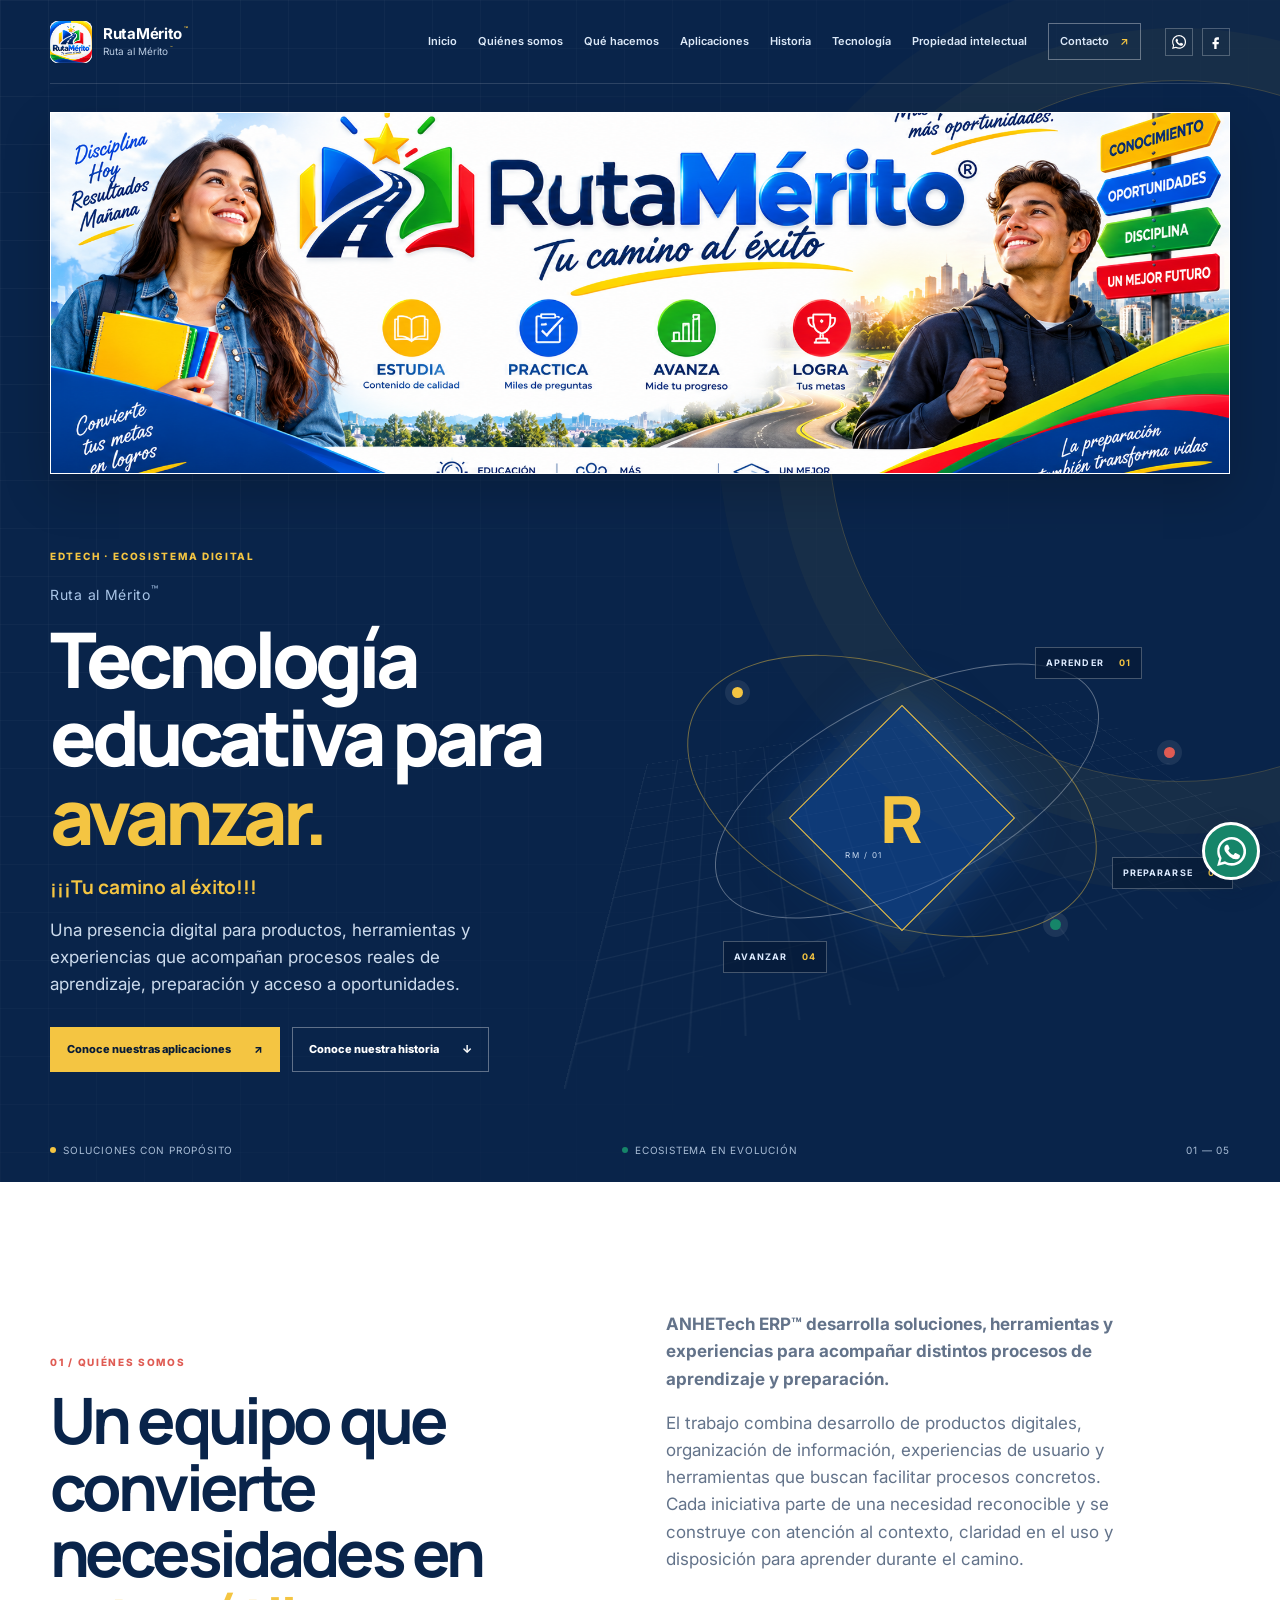
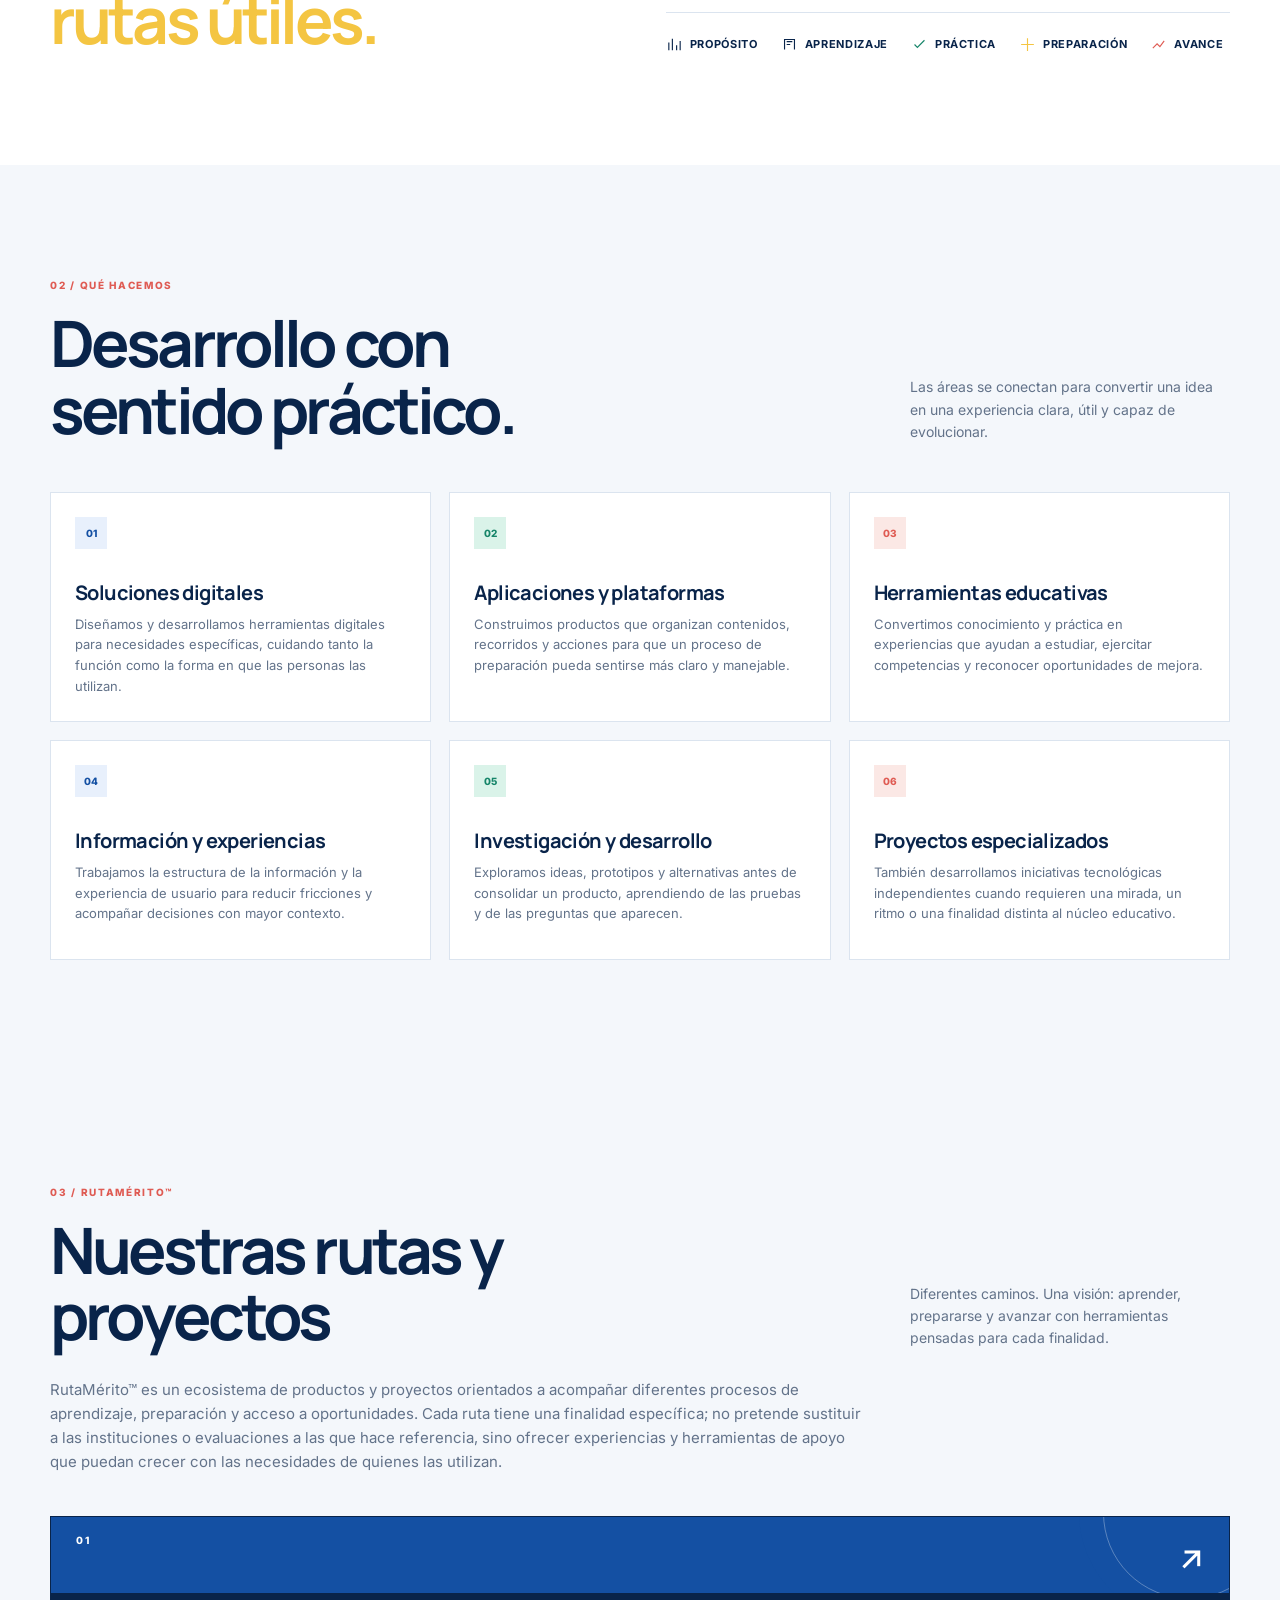
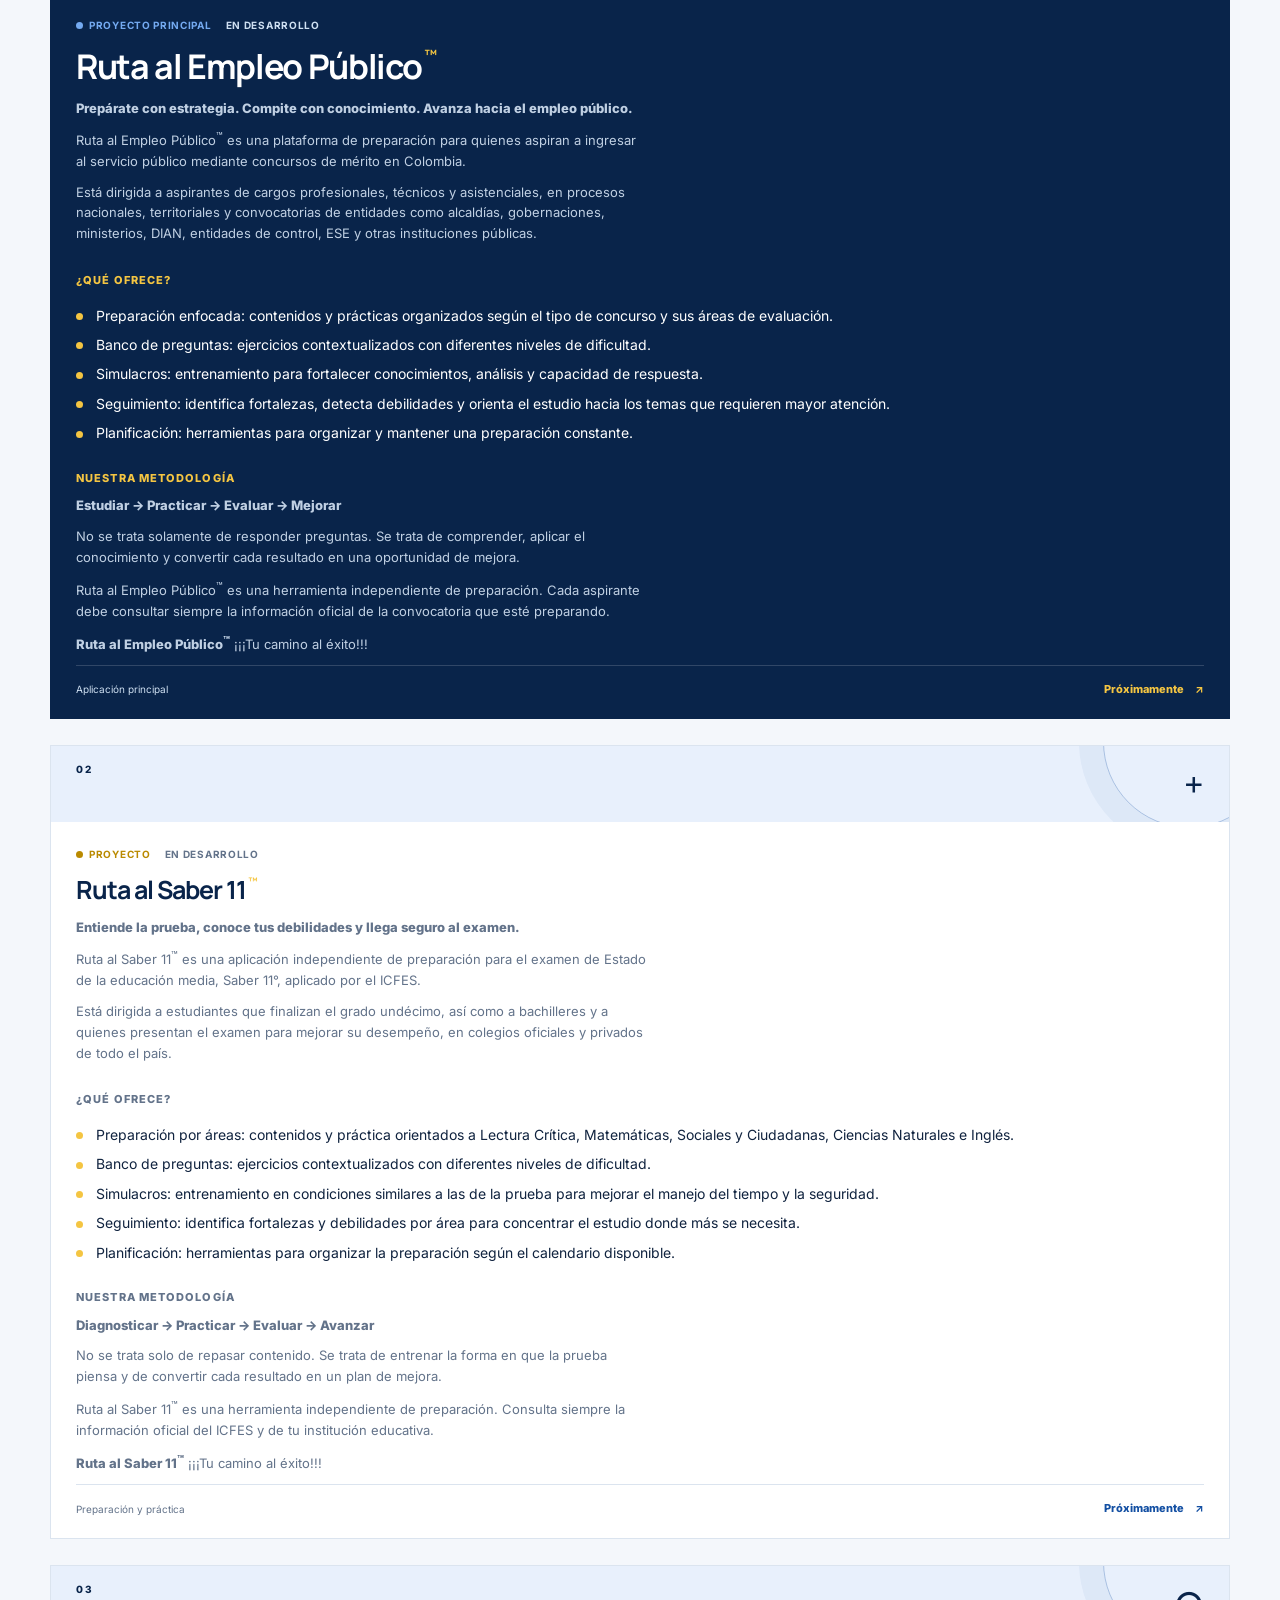
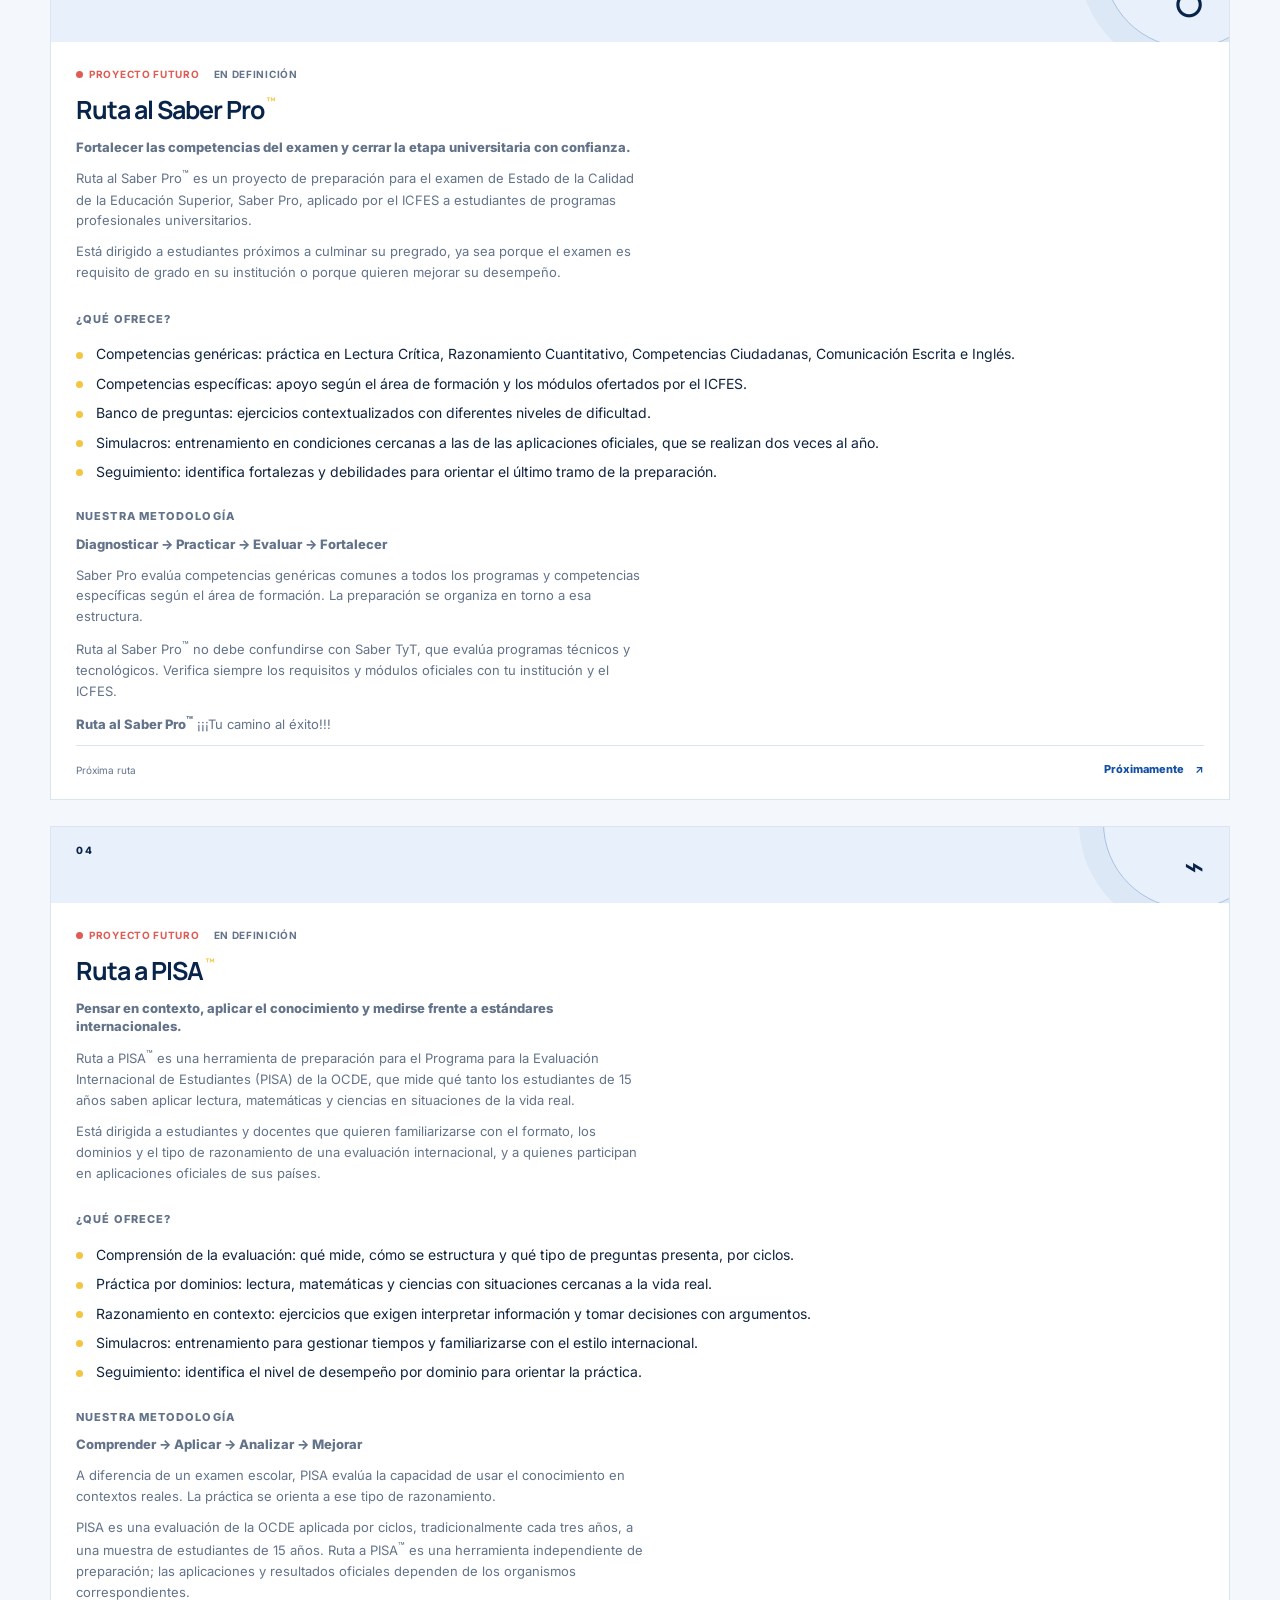
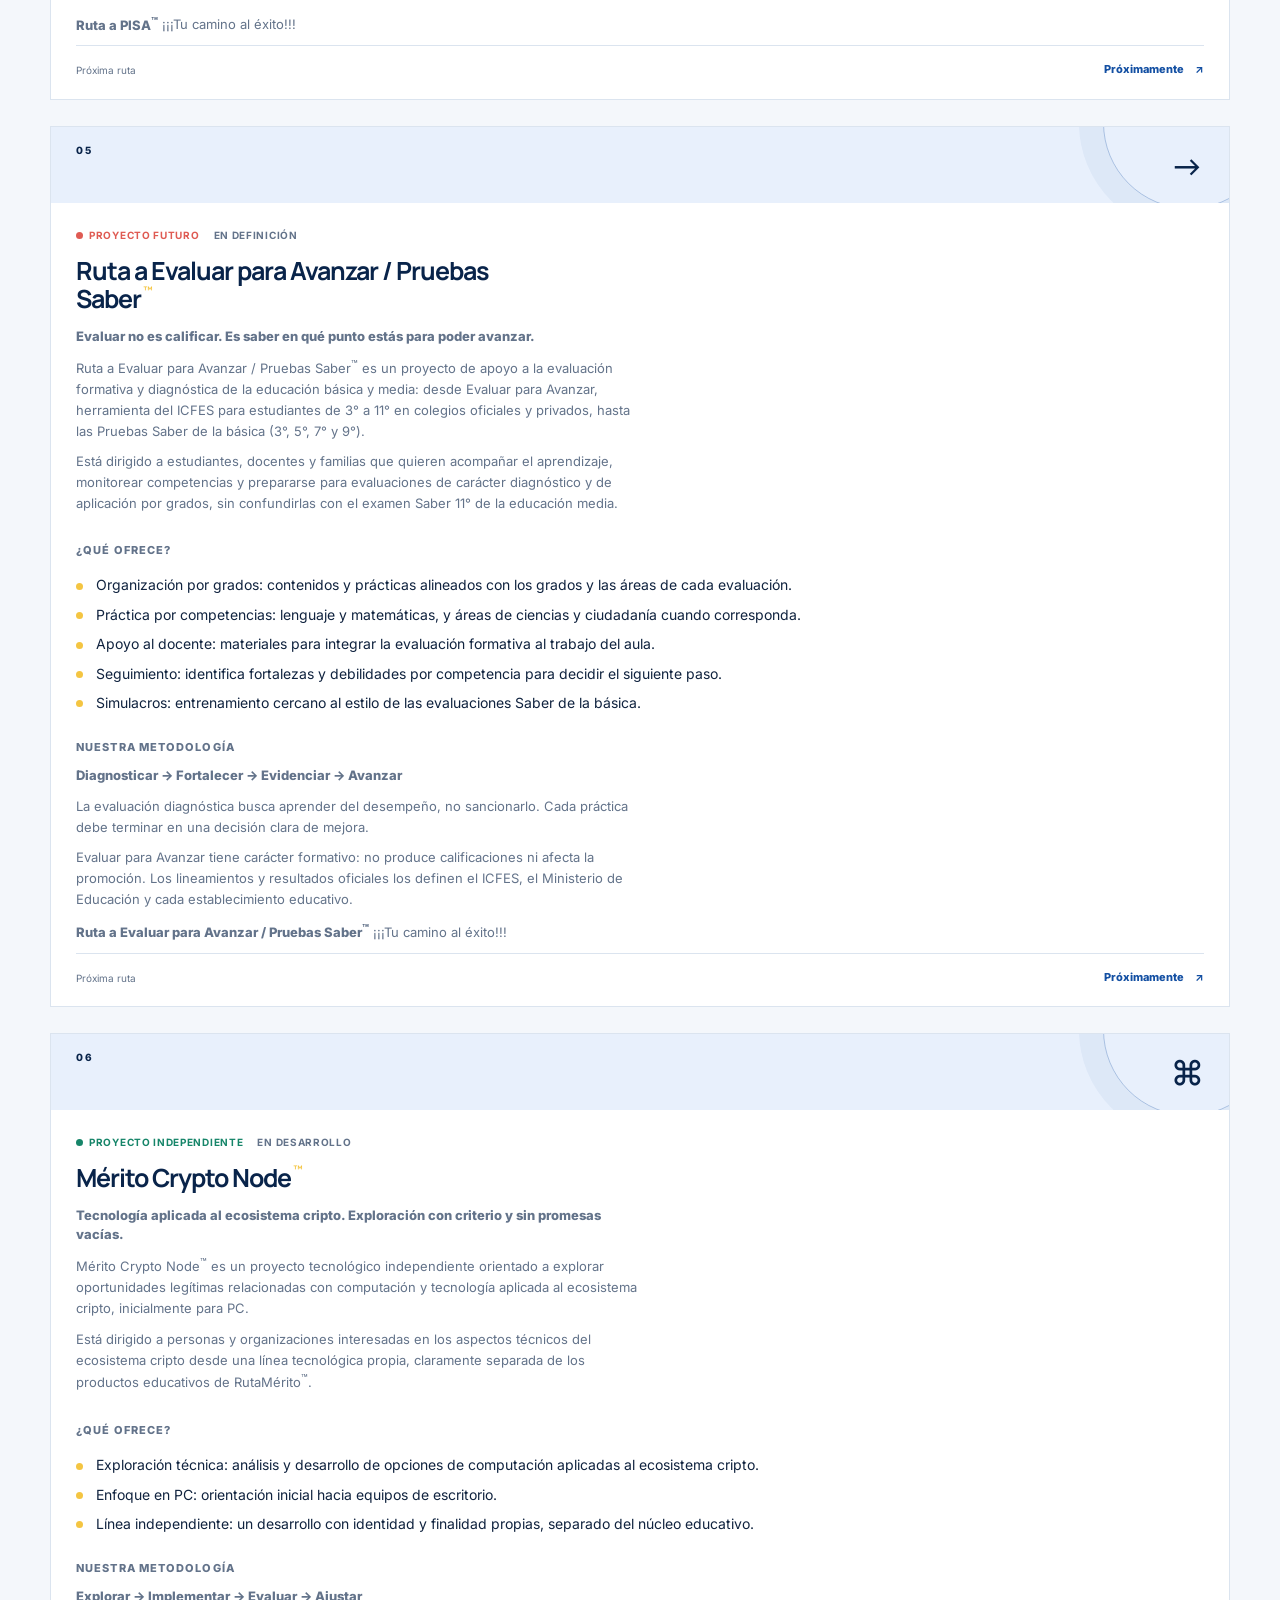
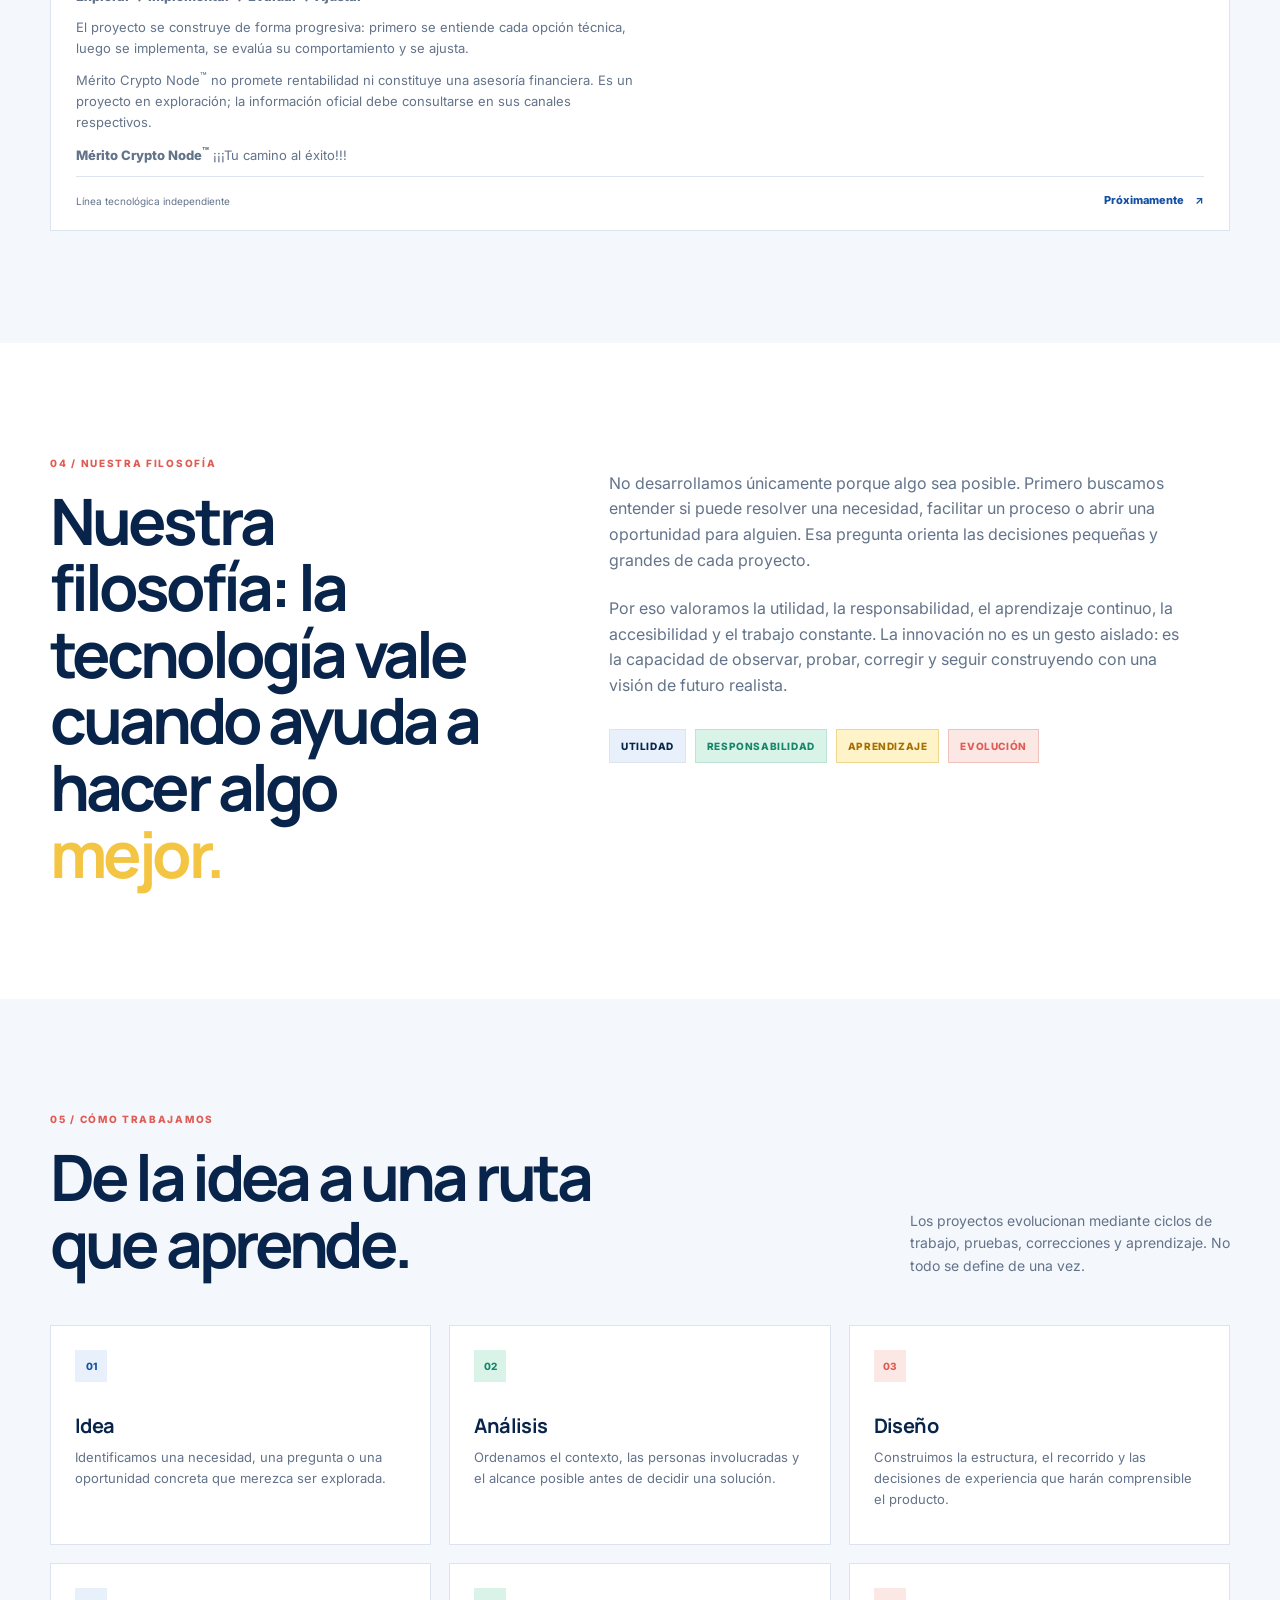
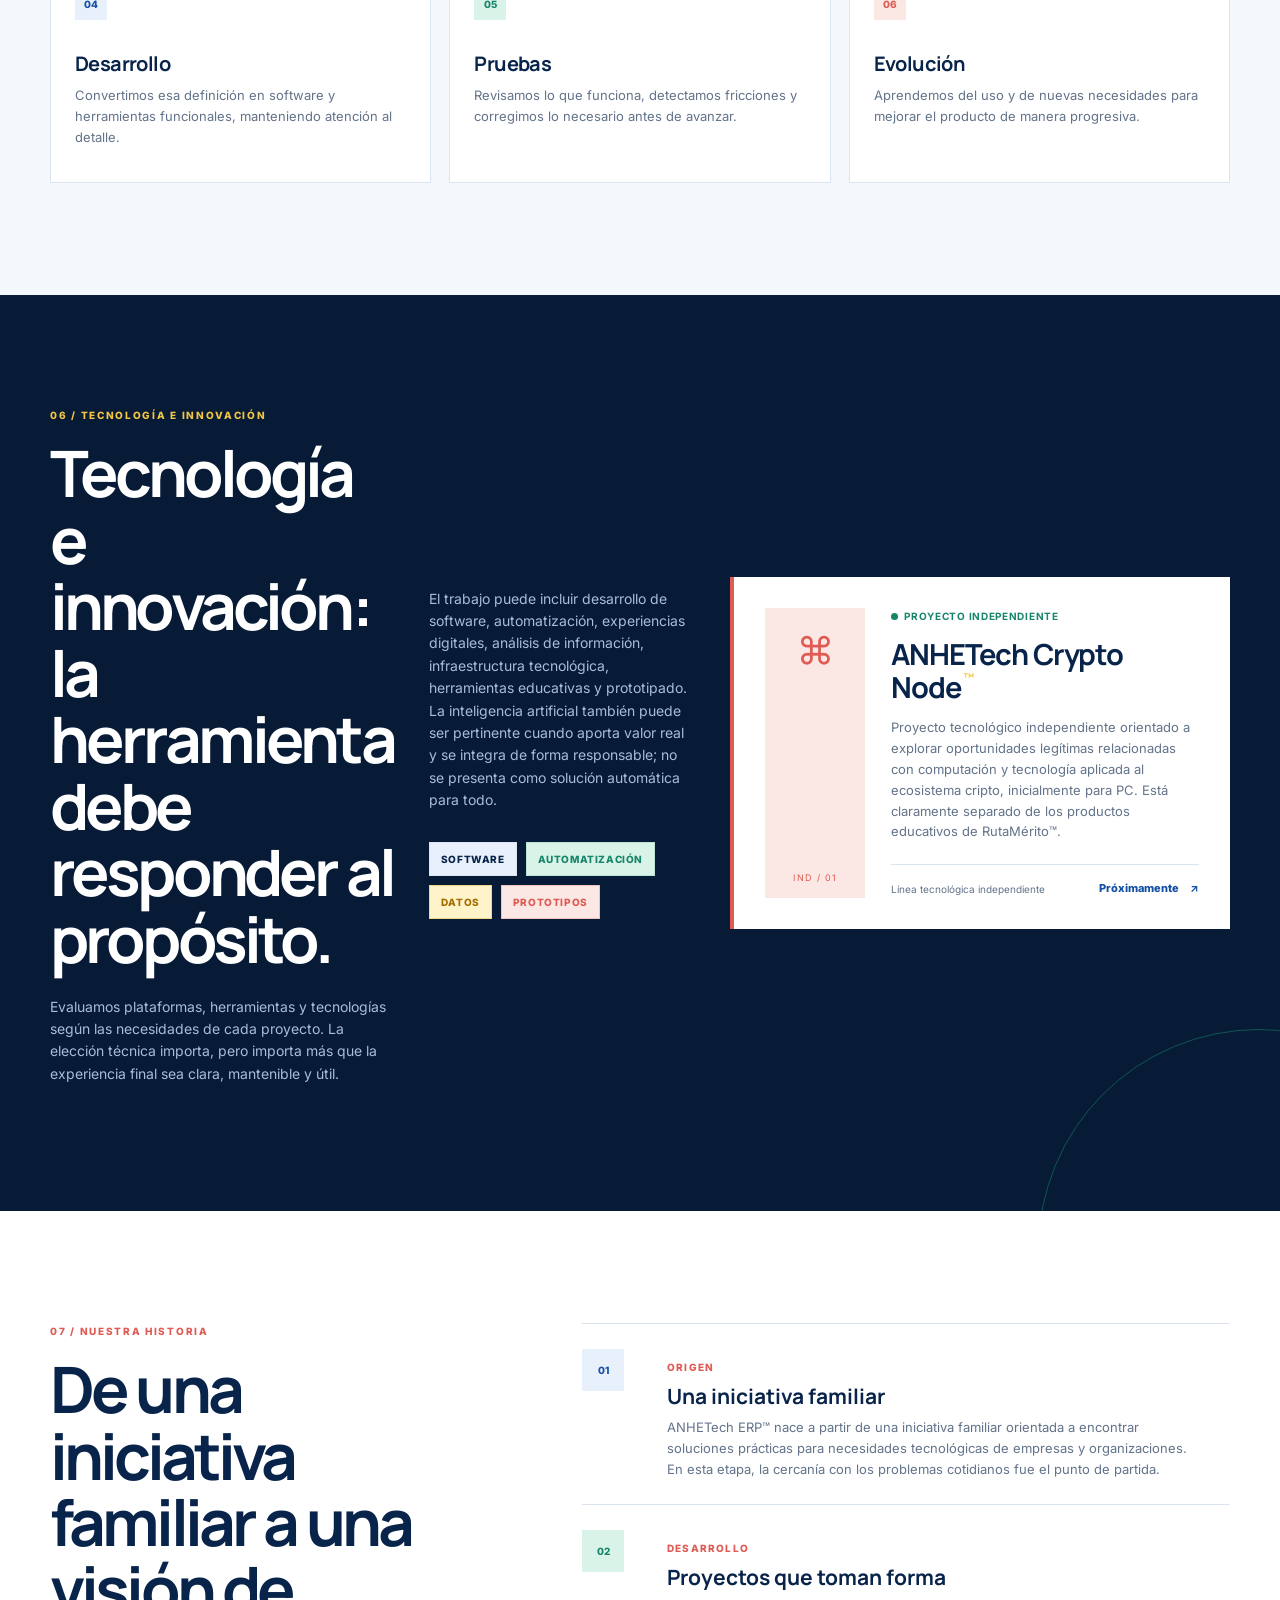
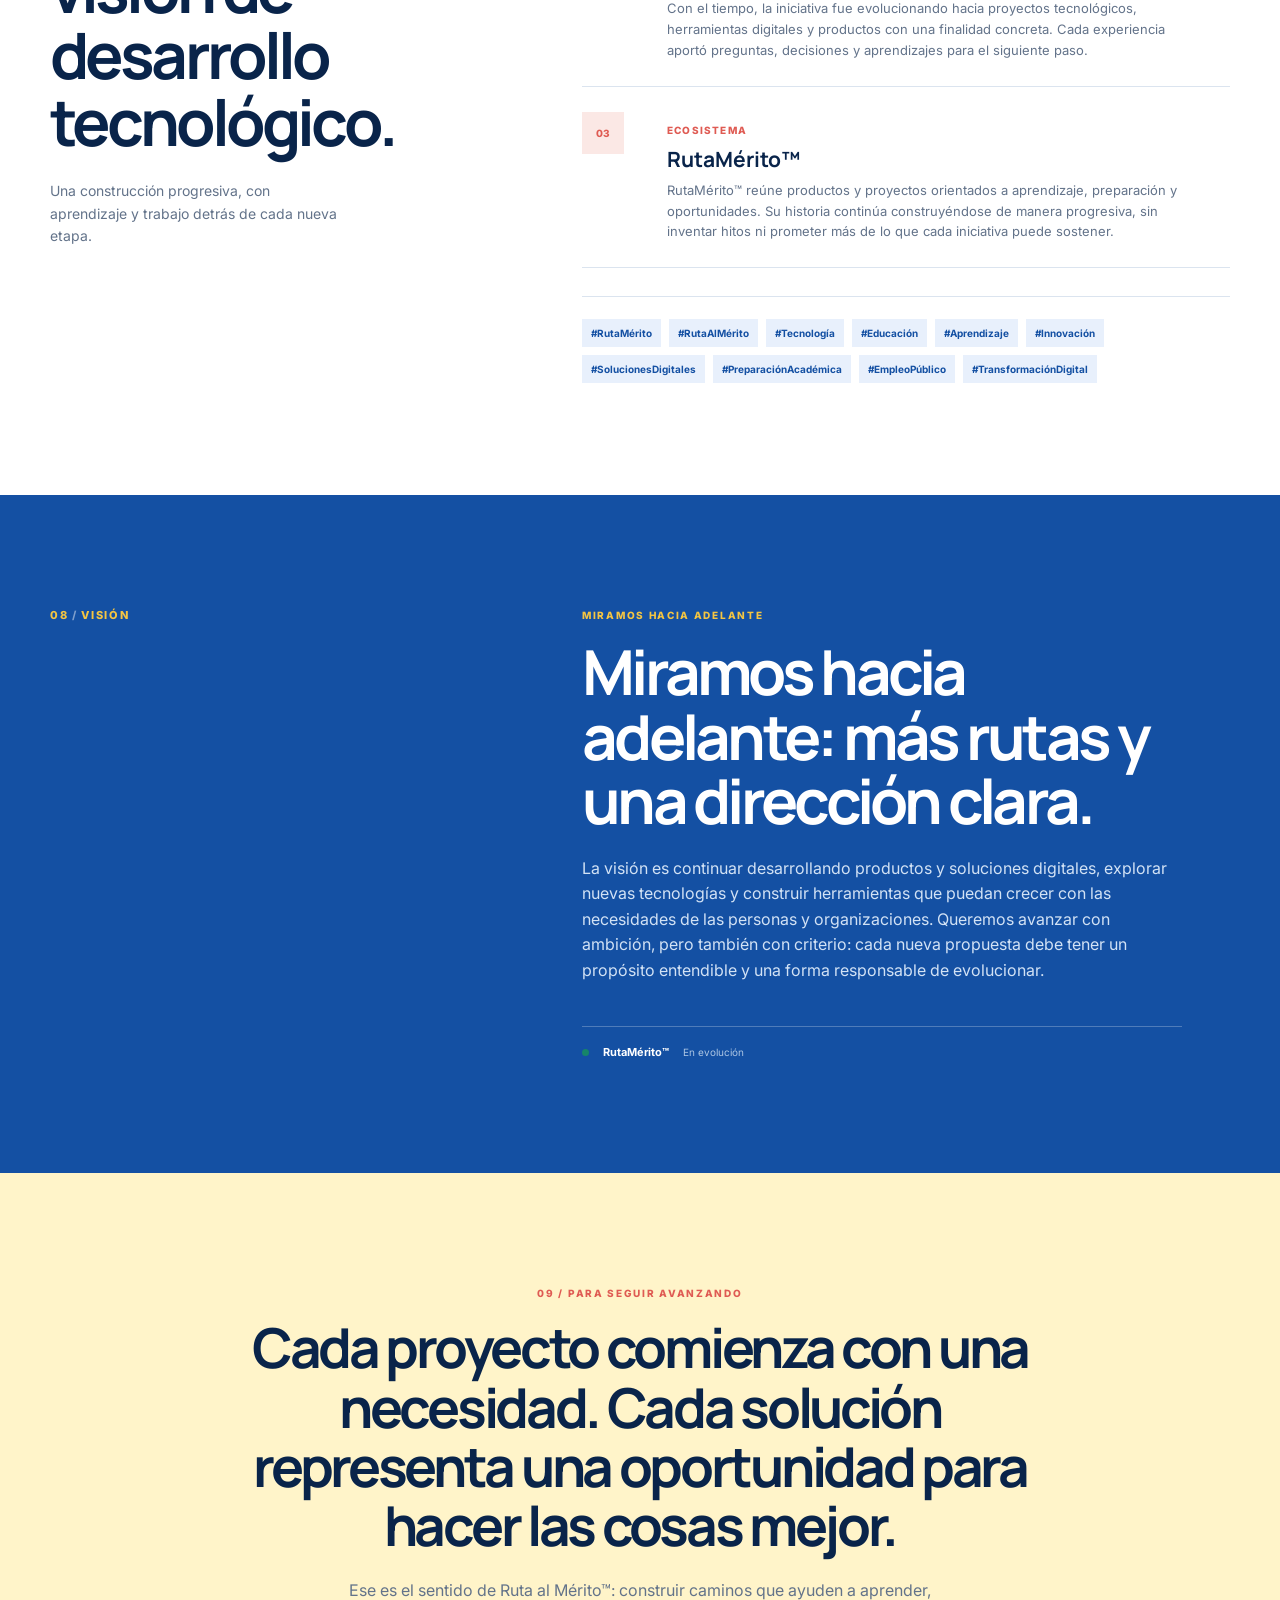
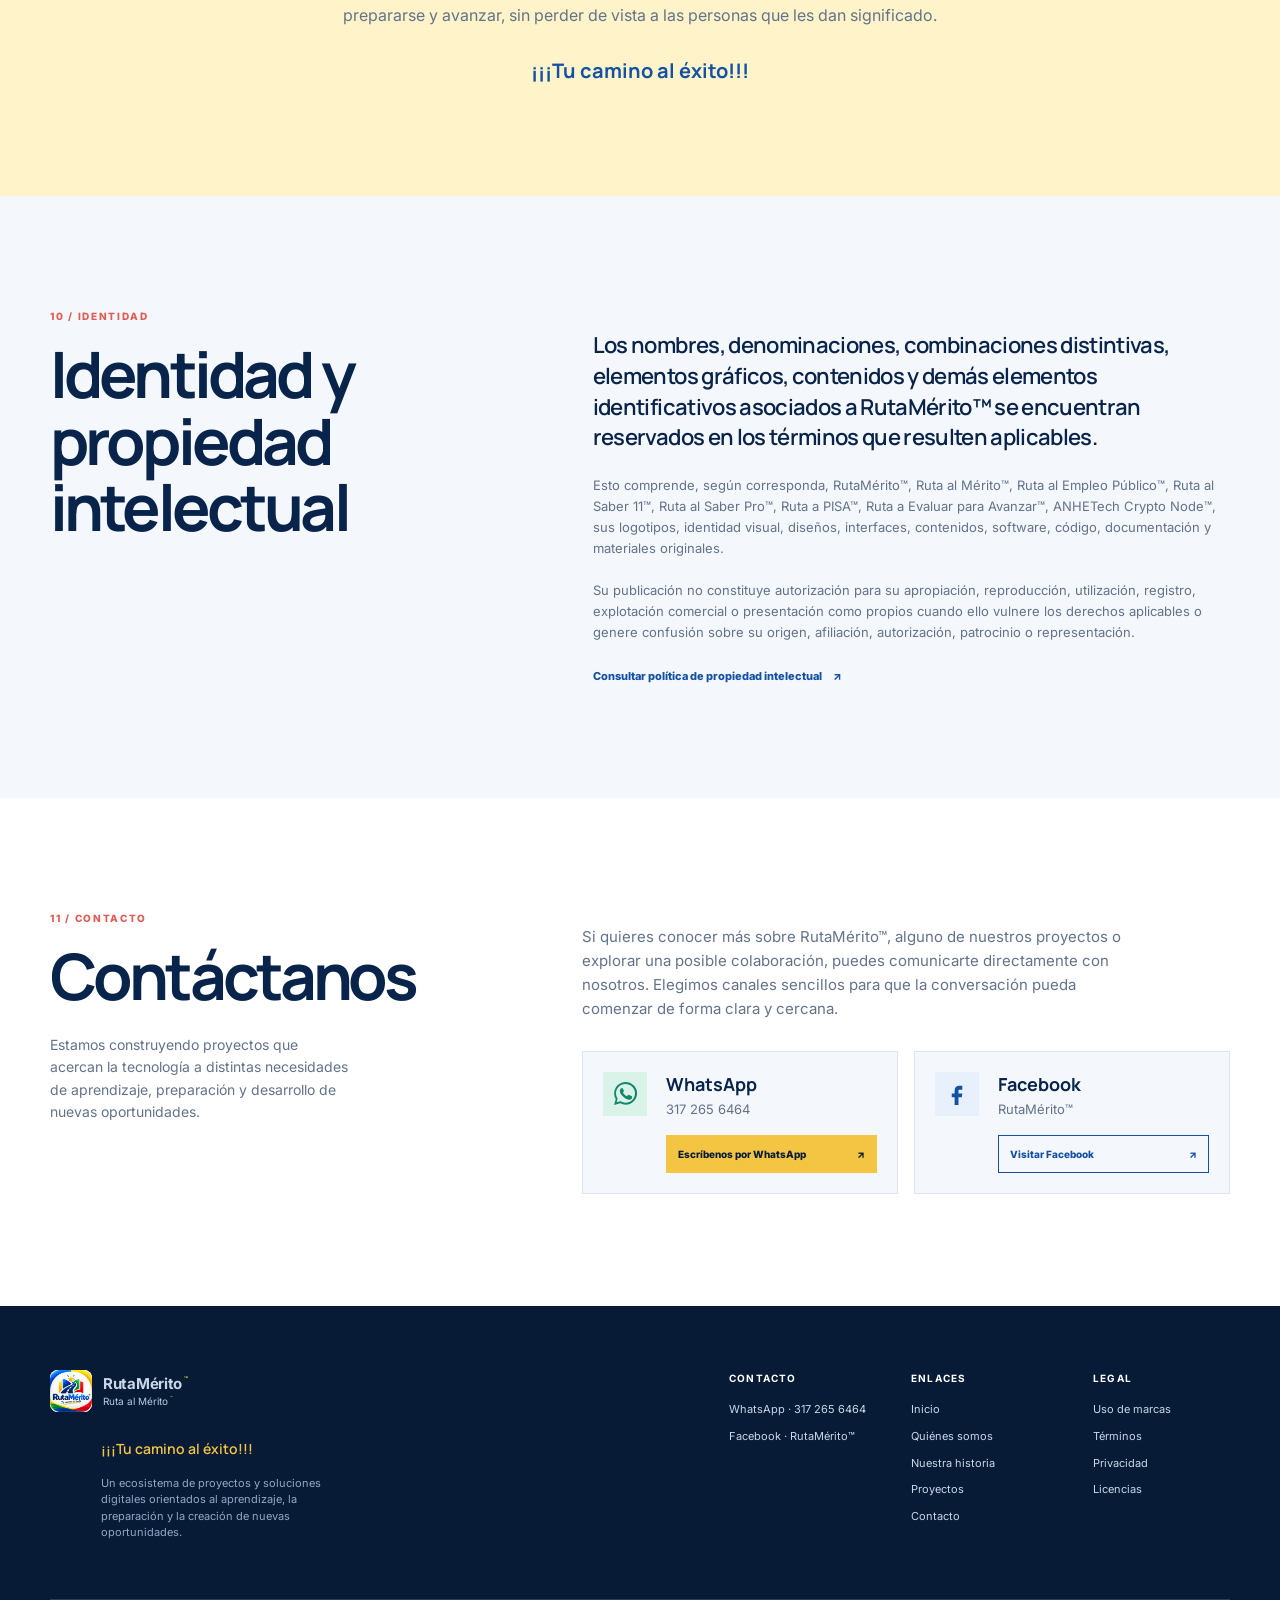
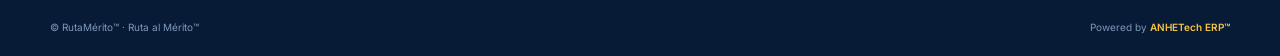
<file: index.html>
﻿<!doctype html>
<html lang="es">
<head>
  <meta charset="utf-8">
  <meta name="viewport" content="width=device-width, initial-scale=1">
  <meta name="description" content="RutaMérito™ y ANHETech ERP™ desarrollan soluciones tecnológicas, herramientas digitales y proyectos para el aprendizaje, la preparación y el avance.">
  <meta property="og:title" content="RutaMérito™ | Soluciones tecnológicas para aprendizaje y preparación">
  <meta property="og:description" content="Conoce el ecosistema de RutaMérito™, sus aplicaciones digitales y las soluciones tecnológicas de ANHETech ERP™.">
  <meta property="og:type" content="website">
  <meta property="og:url" content="https://rutamerito.github.io/">
  <meta property="og:image" content="https://rutamerito.github.io/assets/images/Ruta-al-Empleo-Publico.png">
  <meta property="og:image:alt" content="Portada de Ruta al Empleo Público™ con estudiantes, aprendizaje y oportunidades">
  <meta name="twitter:card" content="summary">
  <meta name="twitter:title" content="RutaMérito™ | Soluciones tecnológicas para aprendizaje y preparación">
  <meta name="twitter:description" content="Conoce el ecosistema de RutaMérito™, sus aplicaciones digitales y las soluciones tecnológicas de ANHETech ERP™.">
  <meta name="twitter:image" content="https://rutamerito.github.io/assets/images/Ruta-al-Empleo-Publico.png">
  <meta name="twitter:image:alt" content="Portada de Ruta al Empleo Público™ con estudiantes, aprendizaje y oportunidades">
  <meta name="theme-color" content="#09244a">
  <link rel="canonical" href="https://rutamerito.github.io/">
  <title>RutaMérito™ | ANHETech ERP™ y soluciones tecnológicas</title>
  <link rel="icon" href="favicon.svg" type="image/svg+xml">
  <link rel="preconnect" href="https://fonts.googleapis.com">
  <link rel="preconnect" href="https://fonts.gstatic.com" crossorigin>
  <link href="https://fonts.googleapis.com/css2?family=Inter:wght@400;500;600;700;800&family=Manrope:wght@400;500;600;700;800&display=swap" rel="stylesheet">
  <link rel="stylesheet" href="styles.css?v=71f1126">
  <script defer src="script.js?v=71f1126"></script>
</head>
<body>
  <header class="site-header" id="inicio">
    <nav class="nav shell" aria-label="Navegación principal">
        <a class="brand" href="#inicio" aria-label="RutaMérito™, inicio"><img class="brand-logo" src="assets/images/Logo_Ppal.png" width="1254" height="1254" alt="Logo oficial de RutaMérito™"><span class="brand-copy"><strong>RutaMérito<sup>™</sup></strong><small>Ruta al Mérito<sup>™</sup></small></span></a>
      <button class="menu-toggle" type="button" aria-expanded="false" aria-controls="site-menu"><span></span><span></span><span></span><b>Menú</b></button>
      <div class="nav-links" id="site-menu"><a href="#inicio">Inicio</a><a href="#quienes-somos">Quiénes somos</a><a href="#que-hacemos">Qué hacemos</a><a href="#proyectos">Aplicaciones</a><a href="#historia">Historia</a><a href="#tecnologia">Tecnología</a><a href="#propiedad">Propiedad intelectual</a><a class="nav-contact" href="#contacto">Contacto <span>↗</span></a><span class="nav-social" aria-label="Redes sociales"><a href="https://wa.me/573172656464?text=Hola%2C%20me%20gustar%C3%ADa%20conocer%20m%C3%A1s%20sobre%20RutaM%C3%A9rito%E2%84%A2." target="_blank" rel="noopener noreferrer" aria-label="Escríbenos por WhatsApp"><svg viewBox="0 0 24 24" aria-hidden="true"><path d="M20.5 3.5A11.8 11.8 0 0 0 12.1 0C5.5 0 .2 5.3.2 11.9c0 2.1.5 4.1 1.6 5.9L.1 24l6.4-1.7a11.9 11.9 0 0 0 5.6 1.4h.1c6.6 0 11.9-5.3 11.9-11.9 0-3.2-1.3-6.1-3.6-8.3ZM12.1 21.6h-.1c-1.8 0-3.5-.5-5-1.4l-.4-.2-3.8 1 1-3.7-.2-.4a9.7 9.7 0 0 1-1.5-5.1c0-5.4 4.4-9.8 9.9-9.8 2.6 0 5.1 1 7 2.9s2.9 4.4 2.9 7c0 5.3-4.4 9.7-9.8 9.7Zm5.4-7.3c-.3-.2-1.8-.9-2.1-1-.3-.1-.5-.2-.7.2l-.9 1.1c-.2.2-.3.3-.6.1-1.6-.8-2.6-1.5-3.7-3.4-.3-.5.3-.5.8-1.6.1-.2.1-.4 0-.6l-.9-2.1c-.2-.6-.5-.5-.7-.5h-.6c-.2 0-.6.1-.9.4-.3.3-1.1 1.1-1.1 2.7s1.1 3.1 1.3 3.3c.2.2 2.2 3.4 5.4 4.8.8.3 1.4.5 1.9.6.8.3 1.5.2 2.1.1.7-.1 1.8-.8 2-1.6.2-.8.2-1.5.1-1.7-.1-.2-.3-.3-.6-.5Z"/></svg></a><a href="https://www.facebook.com/RutaMerito.Colombia/" target="_blank" rel="noopener noreferrer" aria-label="Visitar Facebook de RutaMérito"><svg viewBox="0 0 24 24" aria-hidden="true"><path d="M14 8h3V4h-3c-3.3 0-5 2-5 5v3H6v4h3v8h4v-8h3.5l.5-4H13V9c0-.7.3-1 1-1Z"/></svg></a></span></div>
    </nav>
    <div class="hero-cover shell reveal"><img src="assets/images/Ruta-al-Empleo-Publico.png" width="2056" height="765" alt="Portada de Ruta al Empleo Público™ con estudiantes, aprendizaje y oportunidades"></div>
    <div class="hero shell">
      <div class="hero-copy reveal"><p class="eyebrow">EDTECH · ECOSISTEMA DIGITAL</p><p class="hero-kicker">Ruta al Mérito<sup>™</sup></p><h1>Tecnología educativa para <em>avanzar.</em></h1><p class="hero-slogan">¡¡¡Tu camino al éxito!!!</p><p class="hero-lead">Una presencia digital para productos, herramientas y experiencias que acompañan procesos reales de aprendizaje, preparación y acceso a oportunidades.</p><div class="hero-actions"><a class="button button-primary" href="#proyectos">Conoce nuestras aplicaciones <span>↗</span></a><a class="button button-ghost" href="#historia">Conoce nuestra historia <span>↓</span></a></div></div>
      <div class="hero-visual reveal" aria-label="Sistema de rutas de RutaMérito"><div class="visual-grid"></div><div class="visual-orbit orbit-one"></div><div class="visual-orbit orbit-two"></div><div class="visual-core"><span>R</span><small>RM / 01</small></div><div class="visual-tag tag-top">APRENDER <b>01</b></div><div class="visual-tag tag-right">PREPARARSE <b>03</b></div><div class="visual-tag tag-bottom">AVANZAR <b>04</b></div><span class="visual-point point-yellow"></span><span class="visual-point point-red"></span><span class="visual-point point-green"></span></div>
    </div>
    <div class="hero-meta shell"><span><i class="dot dot-yellow"></i> Soluciones con propósito</span><span><i class="dot dot-green"></i> Ecosistema en evolución</span><span>01 — 05</span></div>
  </header>
  <main>
    <script type="application/ld+json">
    {
      "@context": "https://schema.org",
      "@graph": [
        {
          "@type": "Organization",
          "name": "ANHETech ERP™",
          "url": "https://rutamerito.github.io/",
          "logo": "https://rutamerito.github.io/assets/images/Logo_Ppal.png",
          "description": "ANHETech ERP™ desarrolla soluciones, herramientas y experiencias para acompañar distintos procesos de aprendizaje y preparación.",
          "sameAs": ["https://www.facebook.com/RutaMerito.Colombia/"]
        },
        {
          "@type": "WebSite",
          "name": "RutaMérito™ | Ruta al Mérito™",
          "url": "https://rutamerito.github.io/",
          "description": "Tecnología educativa, aprendizaje y preparación mediante productos y proyectos digitales."
        }
      ]
    }
    </script>
    <section class="section intro-section" id="quienes-somos"><div class="shell intro-layout"><div class="section-heading reveal"><p class="eyebrow">01 / QUIÉNES SOMOS</p><h2>Un equipo que convierte necesidades en <em>rutas útiles.</em></h2></div><div class="intro-side reveal"><p><strong>ANHETech ERP™ desarrolla soluciones, herramientas y experiencias para acompañar distintos procesos de aprendizaje y preparación.</strong></p><p>El trabajo combina desarrollo de productos digitales, organización de información, experiencias de usuario y herramientas que buscan facilitar procesos concretos. Cada iniciativa parte de una necesidad reconocible y se construye con atención al contexto, claridad en el uso y disposición para aprender durante el camino.</p><div class="concept-row"><span><svg viewBox="0 0 24 24" aria-hidden="true"><path d="M4 20V9m5 11V4m6 16v-7m5 7V7"/></svg>Propósito</span><span><svg viewBox="0 0 24 24" aria-hidden="true"><path d="M5 19V5h14v14M8 8h8M8 12h5"/></svg>Aprendizaje</span><span><svg viewBox="0 0 24 24" aria-hidden="true"><path d="m5 12 4 4L19 6"/></svg>Práctica</span><span><svg viewBox="0 0 24 24" aria-hidden="true"><path d="M12 3v18M3 12h18"/></svg>Preparación</span><span><svg viewBox="0 0 24 24" aria-hidden="true"><path d="M4 17 10 11l4 4 6-8"/></svg>Avance</span></div></div></div></section>

  <section class="section work-section" id="que-hacemos"><div class="shell"><div class="section-heading section-heading-wide reveal"><div><p class="eyebrow">02 / QUÉ HACEMOS</p><h2>Desarrollo con sentido práctico.</h2></div><p>Las áreas se conectan para convertir una idea en una experiencia clara, útil y capaz de evolucionar.</p></div><div class="work-grid"><article class="work-card reveal"><span class="work-number">01</span><h3>Soluciones digitales</h3><p>Diseñamos y desarrollamos herramientas digitales para necesidades específicas, cuidando tanto la función como la forma en que las personas las utilizan.</p></article><article class="work-card reveal"><span class="work-number">02</span><h3>Aplicaciones y plataformas</h3><p>Construimos productos que organizan contenidos, recorridos y acciones para que un proceso de preparación pueda sentirse más claro y manejable.</p></article><article class="work-card reveal"><span class="work-number">03</span><h3>Herramientas educativas</h3><p>Convertimos conocimiento y práctica en experiencias que ayudan a estudiar, ejercitar competencias y reconocer oportunidades de mejora.</p></article><article class="work-card reveal"><span class="work-number">04</span><h3>Información y experiencias</h3><p>Trabajamos la estructura de la información y la experiencia de usuario para reducir fricciones y acompañar decisiones con mayor contexto.</p></article><article class="work-card reveal"><span class="work-number">05</span><h3>Investigación y desarrollo</h3><p>Exploramos ideas, prototipos y alternativas antes de consolidar un producto, aprendiendo de las pruebas y de las preguntas que aparecen.</p></article><article class="work-card reveal"><span class="work-number">06</span><h3>Proyectos especializados</h3><p>También desarrollamos iniciativas tecnológicas independientes cuando requieren una mirada, un ritmo o una finalidad distinta al núcleo educativo.</p></article></div></div></section>
  <section class="section projects-section" id="proyectos"><div class="shell"><div class="section-heading section-heading-wide reveal"><div><p class="eyebrow">03 / RUTAMÉRITO™</p><h2>Nuestras rutas y proyectos</h2></div><p>Diferentes caminos. Una visión: aprender, prepararse y avanzar con herramientas pensadas para cada finalidad.</p></div><div class="project-intro reveal"><p>RutaMérito™ es un ecosistema de productos y proyectos orientados a acompañar diferentes procesos de aprendizaje, preparación y acceso a oportunidades. Cada ruta tiene una finalidad específica; no pretende sustituir a las instituciones o evaluaciones a las que hace referencia, sino ofrecer experiencias y herramientas de apoyo que puedan crecer con las necesidades de quienes las utilizan.</p></div><div class="project-grid project-grid-detail">
      <article class="project-card project-main reveal"><div class="card-top"><span class="route-number">01</span><span class="card-symbol">↗</span></div><div class="project-content"><div class="project-meta"><span class="status status-main">Proyecto principal</span><span>En desarrollo</span></div><h3>Ruta al Empleo Público<sup>™</sup></h3><p class="project-impact">Prepárate con estrategia. Compite con conocimiento. Avanza hacia el empleo público.</p><p>Ruta al Empleo Público<sup>™</sup> es una plataforma de preparación para quienes aspiran a ingresar al servicio público mediante concursos de mérito en Colombia.</p><p>Está dirigida a aspirantes de cargos profesionales, técnicos y asistenciales, en procesos nacionales, territoriales y convocatorias de entidades como alcaldías, gobernaciones, ministerios, DIAN, entidades de control, ESE y otras instituciones públicas.</p><span class="project-section-label">¿Qué ofrece?</span><ul class="project-benefits"><li>Preparación enfocada: contenidos y prácticas organizados según el tipo de concurso y sus áreas de evaluación.</li><li>Banco de preguntas: ejercicios contextualizados con diferentes niveles de dificultad.</li><li>Simulacros: entrenamiento para fortalecer conocimientos, análisis y capacidad de respuesta.</li><li>Seguimiento: identifica fortalezas, detecta debilidades y orienta el estudio hacia los temas que requieren mayor atención.</li><li>Planificación: herramientas para organizar y mantener una preparación constante.</li></ul><span class="project-section-label">Nuestra metodología</span><p class="project-step">Estudiar → Practicar → Evaluar → Mejorar</p><p class="project-note">No se trata solamente de responder preguntas. Se trata de comprender, aplicar el conocimiento y convertir cada resultado en una oportunidad de mejora.</p><p class="project-note">Ruta al Empleo Público<sup>™</sup> es una herramienta independiente de preparación. Cada aspirante debe consultar siempre la información oficial de la convocatoria que esté preparando.</p><p class="project-closing"><strong>Ruta al Empleo Público<sup>™</sup></strong> ¡¡¡Tu camino al éxito!!!</p><div class="project-footer"><span class="card-note">Aplicación principal</span><a class="card-link" href="#contacto">Próximamente <b>↗</b></a></div></div></article>
      <article class="project-card reveal"><div class="card-top"><span class="route-number">02</span><span class="card-symbol">+</span></div><div class="project-content"><div class="project-meta"><span class="status status-build">Proyecto</span><span>En desarrollo</span></div><h3>Ruta al Saber 11<sup>™</sup></h3><p class="project-impact">Entiende la prueba, conoce tus debilidades y llega seguro al examen.</p><p>Ruta al Saber 11<sup>™</sup> es una aplicación independiente de preparación para el examen de Estado de la educación media, Saber 11°, aplicado por el ICFES.</p><p>Está dirigida a estudiantes que finalizan el grado undécimo, así como a bachilleres y a quienes presentan el examen para mejorar su desempeño, en colegios oficiales y privados de todo el país.</p><span class="project-section-label">¿Qué ofrece?</span><ul class="project-benefits"><li>Preparación por áreas: contenidos y práctica orientados a Lectura Crítica, Matemáticas, Sociales y Ciudadanas, Ciencias Naturales e Inglés.</li><li>Banco de preguntas: ejercicios contextualizados con diferentes niveles de dificultad.</li><li>Simulacros: entrenamiento en condiciones similares a las de la prueba para mejorar el manejo del tiempo y la seguridad.</li><li>Seguimiento: identifica fortalezas y debilidades por área para concentrar el estudio donde más se necesita.</li><li>Planificación: herramientas para organizar la preparación según el calendario disponible.</li></ul><span class="project-section-label">Nuestra metodología</span><p class="project-step">Diagnosticar → Practicar → Evaluar → Avanzar</p><p class="project-note">No se trata solo de repasar contenido. Se trata de entrenar la forma en que la prueba piensa y de convertir cada resultado en un plan de mejora.</p><p class="project-note">Ruta al Saber 11<sup>™</sup> es una herramienta independiente de preparación. Consulta siempre la información oficial del ICFES y de tu institución educativa.</p><p class="project-closing"><strong>Ruta al Saber 11<sup>™</sup></strong> ¡¡¡Tu camino al éxito!!!</p><div class="project-footer"><span class="card-note">Preparación y práctica</span><a class="card-link" href="#contacto">Próximamente <b>↗</b></a></div></div></article>
      <article class="project-card project-future reveal"><div class="card-top"><span class="route-number">03</span><span class="card-symbol">○</span></div><div class="project-content"><div class="project-meta"><span class="status status-future">Proyecto futuro</span><span>En definición</span></div><h3>Ruta al Saber Pro<sup>™</sup></h3><p class="project-impact">Fortalecer las competencias del examen y cerrar la etapa universitaria con confianza.</p><p>Ruta al Saber Pro<sup>™</sup> es un proyecto de preparación para el examen de Estado de la Calidad de la Educación Superior, Saber Pro, aplicado por el ICFES a estudiantes de programas profesionales universitarios.</p><p>Está dirigido a estudiantes próximos a culminar su pregrado, ya sea porque el examen es requisito de grado en su institución o porque quieren mejorar su desempeño.</p><span class="project-section-label">¿Qué ofrece?</span><ul class="project-benefits"><li>Competencias genéricas: práctica en Lectura Crítica, Razonamiento Cuantitativo, Competencias Ciudadanas, Comunicación Escrita e Inglés.</li><li>Competencias específicas: apoyo según el área de formación y los módulos ofertados por el ICFES.</li><li>Banco de preguntas: ejercicios contextualizados con diferentes niveles de dificultad.</li><li>Simulacros: entrenamiento en condiciones cercanas a las de las aplicaciones oficiales, que se realizan dos veces al año.</li><li>Seguimiento: identifica fortalezas y debilidades para orientar el último tramo de la preparación.</li></ul><span class="project-section-label">Nuestra metodología</span><p class="project-step">Diagnosticar → Practicar → Evaluar → Fortalecer</p><p class="project-note">Saber Pro evalúa competencias genéricas comunes a todos los programas y competencias específicas según el área de formación. La preparación se organiza en torno a esa estructura.</p><p class="project-note">Ruta al Saber Pro<sup>™</sup> no debe confundirse con Saber TyT, que evalúa programas técnicos y tecnológicos. Verifica siempre los requisitos y módulos oficiales con tu institución y el ICFES.</p><p class="project-closing"><strong>Ruta al Saber Pro<sup>™</sup></strong> ¡¡¡Tu camino al éxito!!!</p><div class="project-footer"><span class="card-note">Próxima ruta</span><a class="card-link" href="#contacto">Próximamente <b>↗</b></a></div></div></article>
      <article class="project-card project-future reveal"><div class="card-top"><span class="route-number">04</span><span class="card-symbol">⌁</span></div><div class="project-content"><div class="project-meta"><span class="status status-future">Proyecto futuro</span><span>En definición</span></div><h3>Ruta a PISA<sup>™</sup></h3><p class="project-impact">Pensar en contexto, aplicar el conocimiento y medirse frente a estándares internacionales.</p><p>Ruta a PISA<sup>™</sup> es una herramienta de preparación para el Programa para la Evaluación Internacional de Estudiantes (PISA) de la OCDE, que mide qué tanto los estudiantes de 15 años saben aplicar lectura, matemáticas y ciencias en situaciones de la vida real.</p><p>Está dirigida a estudiantes y docentes que quieren familiarizarse con el formato, los dominios y el tipo de razonamiento de una evaluación internacional, y a quienes participan en aplicaciones oficiales de sus países.</p><span class="project-section-label">¿Qué ofrece?</span><ul class="project-benefits"><li>Comprensión de la evaluación: qué mide, cómo se estructura y qué tipo de preguntas presenta, por ciclos.</li><li>Práctica por dominios: lectura, matemáticas y ciencias con situaciones cercanas a la vida real.</li><li>Razonamiento en contexto: ejercicios que exigen interpretar información y tomar decisiones con argumentos.</li><li>Simulacros: entrenamiento para gestionar tiempos y familiarizarse con el estilo internacional.</li><li>Seguimiento: identifica el nivel de desempeño por dominio para orientar la práctica.</li></ul><span class="project-section-label">Nuestra metodología</span><p class="project-step">Comprender → Aplicar → Analizar → Mejorar</p><p class="project-note">A diferencia de un examen escolar, PISA evalúa la capacidad de usar el conocimiento en contextos reales. La práctica se orienta a ese tipo de razonamiento.</p><p class="project-note">PISA es una evaluación de la OCDE aplicada por ciclos, tradicionalmente cada tres años, a una muestra de estudiantes de 15 años. Ruta a PISA<sup>™</sup> es una herramienta independiente de preparación; las aplicaciones y resultados oficiales dependen de los organismos correspondientes.</p><p class="project-closing"><strong>Ruta a PISA<sup>™</sup></strong> ¡¡¡Tu camino al éxito!!!</p><div class="project-footer"><span class="card-note">Próxima ruta</span><a class="card-link" href="#contacto">Próximamente <b>↗</b></a></div></div></article>
      <article class="project-card project-future reveal"><div class="card-top"><span class="route-number">05</span><span class="card-symbol">→</span></div><div class="project-content"><div class="project-meta"><span class="status status-future">Proyecto futuro</span><span>En definición</span></div><h3>Ruta a Evaluar para Avanzar / Pruebas Saber<sup>™</sup></h3><p class="project-impact">Evaluar no es calificar. Es saber en qué punto estás para poder avanzar.</p><p>Ruta a Evaluar para Avanzar / Pruebas Saber<sup>™</sup> es un proyecto de apoyo a la evaluación formativa y diagnóstica de la educación básica y media: desde Evaluar para Avanzar, herramienta del ICFES para estudiantes de 3° a 11° en colegios oficiales y privados, hasta las Pruebas Saber de la básica (3°, 5°, 7° y 9°).</p><p>Está dirigido a estudiantes, docentes y familias que quieren acompañar el aprendizaje, monitorear competencias y prepararse para evaluaciones de carácter diagnóstico y de aplicación por grados, sin confundirlas con el examen Saber 11° de la educación media.</p><span class="project-section-label">¿Qué ofrece?</span><ul class="project-benefits"><li>Organización por grados: contenidos y prácticas alineados con los grados y las áreas de cada evaluación.</li><li>Práctica por competencias: lenguaje y matemáticas, y áreas de ciencias y ciudadanía cuando corresponda.</li><li>Apoyo al docente: materiales para integrar la evaluación formativa al trabajo del aula.</li><li>Seguimiento: identifica fortalezas y debilidades por competencia para decidir el siguiente paso.</li><li>Simulacros: entrenamiento cercano al estilo de las evaluaciones Saber de la básica.</li></ul><span class="project-section-label">Nuestra metodología</span><p class="project-step">Diagnosticar → Fortalecer → Evidenciar → Avanzar</p><p class="project-note">La evaluación diagnóstica busca aprender del desempeño, no sancionarlo. Cada práctica debe terminar en una decisión clara de mejora.</p><p class="project-note">Evaluar para Avanzar tiene carácter formativo: no produce calificaciones ni afecta la promoción. Los lineamientos y resultados oficiales los definen el ICFES, el Ministerio de Educación y cada establecimiento educativo.</p><p class="project-closing"><strong>Ruta a Evaluar para Avanzar / Pruebas Saber<sup>™</sup></strong> ¡¡¡Tu camino al éxito!!!</p><div class="project-footer"><span class="card-note">Próxima ruta</span><a class="card-link" href="#contacto">Próximamente <b>↗</b></a></div></div></article>
      <article class="project-card reveal"><div class="card-top"><span class="route-number">06</span><span class="card-symbol">⌘</span></div><div class="project-content"><div class="project-meta"><span class="status status-independent">Proyecto independiente</span><span>En desarrollo</span></div><h3>Mérito Crypto Node<sup>™</sup></h3><p class="project-impact">Tecnología aplicada al ecosistema cripto. Exploración con criterio y sin promesas vacías.</p><p>Mérito Crypto Node<sup>™</sup> es un proyecto tecnológico independiente orientado a explorar oportunidades legítimas relacionadas con computación y tecnología aplicada al ecosistema cripto, inicialmente para PC.</p><p>Está dirigido a personas y organizaciones interesadas en los aspectos técnicos del ecosistema cripto desde una línea tecnológica propia, claramente separada de los productos educativos de RutaMérito<sup>™</sup>.</p><span class="project-section-label">¿Qué ofrece?</span><ul class="project-benefits"><li>Exploración técnica: análisis y desarrollo de opciones de computación aplicadas al ecosistema cripto.</li><li>Enfoque en PC: orientación inicial hacia equipos de escritorio.</li><li>Línea independiente: un desarrollo con identidad y finalidad propias, separado del núcleo educativo.</li></ul><span class="project-section-label">Nuestra metodología</span><p class="project-step">Explorar → Implementar → Evaluar → Ajustar</p><p class="project-note">El proyecto se construye de forma progresiva: primero se entiende cada opción técnica, luego se implementa, se evalúa su comportamiento y se ajusta.</p><p class="project-note">Mérito Crypto Node<sup>™</sup> no promete rentabilidad ni constituye una asesoría financiera. Es un proyecto en exploración; la información oficial debe consultarse en sus canales respectivos.</p><p class="project-closing"><strong>Mérito Crypto Node<sup>™</sup></strong> ¡¡¡Tu camino al éxito!!!</p><div class="project-footer"><span class="card-note">Línea tecnológica independiente</span><a class="card-link" href="#contacto">Próximamente <b>↗</b></a></div></div></article>
    </div></div></section>

    <section class="section philosophy-section" id="filosofia"><div class="shell philosophy-layout"><div class="section-heading reveal"><p class="eyebrow">04 / NUESTRA FILOSOFÍA</p><h2>Nuestra filosofía: la tecnología vale cuando ayuda a hacer algo <em>mejor.</em></h2></div><div class="philosophy-copy reveal"><p>No desarrollamos únicamente porque algo sea posible. Primero buscamos entender si puede resolver una necesidad, facilitar un proceso o abrir una oportunidad para alguien. Esa pregunta orienta las decisiones pequeñas y grandes de cada proyecto.</p><p>Por eso valoramos la utilidad, la responsabilidad, el aprendizaje continuo, la accesibilidad y el trabajo constante. La innovación no es un gesto aislado: es la capacidad de observar, probar, corregir y seguir construyendo con una visión de futuro realista.</p><div class="value-list"><span>Utilidad</span><span>Responsabilidad</span><span>Aprendizaje</span><span>Evolución</span></div></div></div></section>

    <section class="section process-section" id="como-trabajamos"><div class="shell"><div class="section-heading section-heading-wide reveal"><div><p class="eyebrow">05 / CÓMO TRABAJAMOS</p><h2>De la idea a una ruta que aprende.</h2></div><p>Los proyectos evolucionan mediante ciclos de trabajo, pruebas, correcciones y aprendizaje. No todo se define de una vez.</p></div><div class="process-grid"><article class="process-step reveal"><b>01</b><h3>Idea</h3><p>Identificamos una necesidad, una pregunta o una oportunidad concreta que merezca ser explorada.</p></article><article class="process-step reveal"><b>02</b><h3>Análisis</h3><p>Ordenamos el contexto, las personas involucradas y el alcance posible antes de decidir una solución.</p></article><article class="process-step reveal"><b>03</b><h3>Diseño</h3><p>Construimos la estructura, el recorrido y las decisiones de experiencia que harán comprensible el producto.</p></article><article class="process-step reveal"><b>04</b><h3>Desarrollo</h3><p>Convertimos esa definición en software y herramientas funcionales, manteniendo atención al detalle.</p></article><article class="process-step reveal"><b>05</b><h3>Pruebas</h3><p>Revisamos lo que funciona, detectamos fricciones y corregimos lo necesario antes de avanzar.</p></article><article class="process-step reveal"><b>06</b><h3>Evolución</h3><p>Aprendemos del uso y de nuevas necesidades para mejorar el producto de manera progresiva.</p></article></div></div></section>
    <section class="section tech-section" id="tecnologia"><div class="shell tech-layout"><div class="tech-heading reveal"><p class="eyebrow">06 / TECNOLOGÍA E INNOVACIÓN</p><h2>Tecnología e innovación: la herramienta debe responder al propósito.</h2><p>Evaluamos plataformas, herramientas y tecnologías según las necesidades de cada proyecto. La elección técnica importa, pero importa más que la experiencia final sea clara, mantenible y útil.</p></div><div class="tech-copy reveal"><p>El trabajo puede incluir desarrollo de software, automatización, experiencias digitales, análisis de información, infraestructura tecnológica, herramientas educativas y prototipado. La inteligencia artificial también puede ser pertinente cuando aporta valor real y se integra de forma responsable; no se presenta como solución automática para todo.</p><div class="tech-pill-row"><span>Software</span><span>Automatización</span><span>Datos</span><span>Prototipos</span></div></div><article class="tech-card reveal"><div class="tech-card-mark"><span>⌘</span><small>IND / 01</small></div><div class="tech-card-copy"><div class="project-meta"><span class="status status-independent">Proyecto independiente</span></div><h3>ANHETech Crypto Node<sup>™</sup></h3><p>Proyecto tecnológico independiente orientado a explorar oportunidades legítimas relacionadas con computación y tecnología aplicada al ecosistema cripto, inicialmente para PC. Está claramente separado de los productos educativos de RutaMérito™.</p><div class="project-footer"><span class="card-note">Línea tecnológica independiente</span><a class="card-link" href="#contacto">Próximamente <b>↗</b></a></div></div></article></div></section>

    <section class="section history-section" id="historia"><div class="shell history-layout"><div class="section-heading reveal"><p class="eyebrow">07 / NUESTRA HISTORIA</p><h2>De una iniciativa familiar a una visión de desarrollo tecnológico.</h2><p class="heading-note">Una construcción progresiva, con aprendizaje y trabajo detrás de cada nueva etapa.</p></div><div class="timeline reveal"><div class="timeline-item"><span class="timeline-marker">01</span><div><p class="timeline-label">Origen</p><h3>Una iniciativa familiar</h3><p>ANHETech ERP™ nace a partir de una iniciativa familiar orientada a encontrar soluciones prácticas para necesidades tecnológicas de empresas y organizaciones. En esta etapa, la cercanía con los problemas cotidianos fue el punto de partida.</p></div></div><div class="timeline-item"><span class="timeline-marker">02</span><div><p class="timeline-label">Desarrollo</p><h3>Proyectos que toman forma</h3><p>Con el tiempo, la iniciativa fue evolucionando hacia proyectos tecnológicos, herramientas digitales y productos con una finalidad concreta. Cada experiencia aportó preguntas, decisiones y aprendizajes para el siguiente paso.</p></div></div><div class="timeline-item"><span class="timeline-marker">03</span><div><p class="timeline-label">Ecosistema</p><h3>RutaMérito™</h3><p>RutaMérito™ reúne productos y proyectos orientados a aprendizaje, preparación y oportunidades. Su historia continúa construyéndose de manera progresiva, sin inventar hitos ni prometer más de lo que cada iniciativa puede sostener.</p></div></div><div class="history-tags" aria-label="Temas de RutaMérito"><span>#RutaMérito</span><span>#RutaAlMérito</span><span>#Tecnología</span><span>#Educación</span><span>#Aprendizaje</span><span>#Innovación</span><span>#SolucionesDigitales</span><span>#PreparaciónAcadémica</span><span>#EmpleoPúblico</span><span>#TransformaciónDigital</span></div></div></div></section>

    <section class="section vision-section" id="recursos"><div class="shell vision-layout"><div class="vision-index reveal">08 <span>/</span> VISIÓN</div><div class="vision-copy reveal"><p class="eyebrow">MIRAMOS HACIA ADELANTE</p><h2>Miramos hacia adelante: más rutas y una dirección clara.</h2><p>La visión es continuar desarrollando productos y soluciones digitales, explorar nuevas tecnologías y construir herramientas que puedan crecer con las necesidades de las personas y organizaciones. Queremos avanzar con ambición, pero también con criterio: cada nueva propuesta debe tener un propósito entendible y una forma responsable de evolucionar.</p><div class="vision-line"><span></span><b>RutaMérito™</b><small>En evolución</small></div></div></div></section>

    <section class="section closing-section"><div class="shell closing-layout reveal"><p class="eyebrow">09 / PARA SEGUIR AVANZANDO</p><h2>Cada proyecto comienza con una necesidad. Cada solución representa una oportunidad para hacer las cosas mejor.</h2><p>Ese es el sentido de Ruta al Mérito™: construir caminos que ayuden a aprender, prepararse y avanzar, sin perder de vista a las personas que les dan significado.</p><p class="closing-slogan">¡¡¡Tu camino al éxito!!!</p></div></section>

    <section class="section ip-section" id="propiedad"><div class="shell ip-layout"><div class="section-heading reveal"><p class="eyebrow">10 / IDENTIDAD</p><h2>Identidad y propiedad intelectual</h2></div><div class="ip-copy reveal"><p class="ip-highlight">Los nombres, denominaciones, combinaciones distintivas, elementos gráficos, contenidos y demás elementos identificativos asociados a RutaMérito™ se encuentran reservados en los términos que resulten aplicables.</p><p>Esto comprende, según corresponda, RutaMérito™, Ruta al Mérito™, Ruta al Empleo Público™, Ruta al Saber 11™, Ruta al Saber Pro™, Ruta a PISA™, Ruta a Evaluar para Avanzar™, ANHETech Crypto Node™, sus logotipos, identidad visual, diseños, interfaces, contenidos, software, código, documentación y materiales originales.</p><p>Su publicación no constituye autorización para su apropiación, reproducción, utilización, registro, explotación comercial o presentación como propios cuando ello vulnere los derechos aplicables o genere confusión sobre su origen, afiliación, autorización, patrocinio o representación.</p><a class="text-link" href="legal/propiedad-intelectual.html">Consultar política de propiedad intelectual <span>↗</span></a></div></div></section>

    <section class="section contact-section" id="contacto"><div class="shell contact-layout"><div class="section-heading reveal"><p class="eyebrow">11 / CONTACTO</p><h2>Contáctanos</h2><p class="heading-note">Estamos construyendo proyectos que acercan la tecnología a distintas necesidades de aprendizaje, preparación y desarrollo de nuevas oportunidades.</p></div><div class="contact-copy reveal"><p>Si quieres conocer más sobre RutaMérito™, alguno de nuestros proyectos o explorar una posible colaboración, puedes comunicarte directamente con nosotros. Elegimos canales sencillos para que la conversación pueda comenzar de forma clara y cercana.</p><div class="contact-cards"><article class="contact-card"><div class="contact-icon whatsapp-icon"><svg viewBox="0 0 24 24" aria-hidden="true"><path d="M20.5 3.5A11.8 11.8 0 0 0 12.1 0C5.5 0 .2 5.3.2 11.9c0 2.1.5 4.1 1.6 5.9L.1 24l6.4-1.7a11.9 11.9 0 0 0 5.6 1.4h.1c6.6 0 11.9-5.3 11.9-11.9 0-3.2-1.3-6.1-3.6-8.3ZM12.1 21.6h-.1c-1.8 0-3.5-.5-5-1.4l-.4-.2-3.8 1 1-3.7-.2-.4a9.7 9.7 0 0 1-1.5-5.1c0-5.4 4.4-9.8 9.9-9.8 2.6 0 5.1 1 7 2.9s2.9 4.4 2.9 7c0 5.3-4.4 9.7-9.8 9.7Zm5.4-7.3c-.3-.2-1.8-.9-2.1-1-.3-.1-.5-.2-.7.2l-.9 1.1c-.2.2-.3.3-.6.1-1.6-.8-2.6-1.5-3.7-3.4-.3-.5.3-.5.8-1.6.1-.2.1-.4 0-.6l-.9-2.1c-.2-.6-.5-.5-.7-.5h-.6c-.2 0-.6.1-.9.4-.3.3-1.1 1.1-1.1 2.7s1.1 3.1 1.3 3.3c.2.2 2.2 3.4 5.4 4.8.8.3 1.4.5 1.9.6.8.3 1.5.2 2.1.1.7-.1 1.8-.8 2-1.6.2-.8.2-1.5.1-1.7-.1-.2-.3-.3-.6-.5Z"/></svg></div><div><h3>WhatsApp</h3><p>317 265 6464</p><a class="button button-primary contact-button" href="https://wa.me/573172656464?text=Hola%2C%20me%20gustar%C3%ADa%20conocer%20m%C3%A1s%20sobre%20RutaM%C3%A9rito%E2%84%A2." target="_blank" rel="noopener noreferrer">Escríbenos por WhatsApp <span>↗</span></a></div></article><article class="contact-card"><div class="contact-icon facebook-icon"><svg viewBox="0 0 24 24" aria-hidden="true"><path d="M14 8h3V4h-3c-3.3 0-5 2-5 5v3H6v4h3v8h4v-8h3.5l.5-4H13V9c0-.7.3-1 1-1Z"/></svg></div><div><h3>Facebook</h3><p>RutaMérito™</p><a class="button button-ghost contact-button facebook-button" href="https://www.facebook.com/RutaMerito.Colombia/" target="_blank" rel="noopener noreferrer">Visitar Facebook <span>↗</span></a></div></article></div></div></div></section>
  </main>
  <a class="whatsapp-float" href="https://wa.me/573172656464?text=Hola%2C%20me%20gustar%C3%ADa%20conocer%20m%C3%A1s%20sobre%20RutaM%C3%A9rito%E2%84%A2." target="_blank" rel="noopener noreferrer" aria-label="Escríbenos por WhatsApp"><span class="whatsapp-tooltip">Escríbenos por WhatsApp</span><svg viewBox="0 0 24 24" aria-hidden="true"><path d="M20.5 3.5A11.8 11.8 0 0 0 12.1 0C5.5 0 .2 5.3.2 11.9c0 2.1.5 4.1 1.6 5.9L.1 24l6.4-1.7a11.9 11.9 0 0 0 5.6 1.4h.1c6.6 0 11.9-5.3 11.9-11.9 0-3.2-1.3-6.1-3.6-8.3ZM12.1 21.6h-.1c-1.8 0-3.5-.5-5-1.4l-.4-.2-3.8 1 1-3.7-.2-.4a9.7 9.7 0 0 1-1.5-5.1c0-5.4 4.4-9.8 9.9-9.8 2.6 0 5.1 1 7 2.9s2.9 4.4 2.9 7c0 5.3-4.4 9.7-9.8 9.7Zm5.4-7.3c-.3-.2-1.8-.9-2.1-1-.3-.1-.5-.2-.7.2l-.9 1.1c-.2.2-.3.3-.6.1-1.6-.8-2.6-1.5-3.7-3.4-.3-.5.3-.5.8-1.6.1-.2.1-.4 0-.6l-.9-2.1c-.2-.6-.5-.5-.7-.5h-.6c-.2 0-.6.1-.9.4-.3.3-1.1 1.1-1.1 2.7s1.1 3.1 1.3 3.3c.2.2 2.2 3.4 5.4 4.8.8.3 1.4.5 1.9.6.8.3 1.5.2 2.1.1.7-.1 1.8-.8 2-1.6.2-.8.2-1.5.1-1.7-.1-.2-.3-.3-.6-.5Z"/></svg></a><footer class="site-footer" id="contacto"><div class="shell footer-top"><div class="footer-brand"><a class="brand" href="#inicio"><img class="brand-logo" src="assets/images/Logo_Ppal.png" width="1254" height="1254" alt="Logo oficial de RutaMérito™"><span class="brand-copy"><strong>RutaMérito<sup>™</sup></strong><small>Ruta al Mérito<sup>™</sup></small></span></a><p>¡¡¡Tu camino al éxito!!!</p><p class="footer-note">Un ecosistema de proyectos y soluciones digitales orientados al aprendizaje, la preparación y la creación de nuevas oportunidades.</p></div><div class="footer-nav"><div><strong>Contacto</strong><a href="https://wa.me/573172656464?text=Hola%2C%20me%20gustar%C3%ADa%20conocer%20m%C3%A1s%20sobre%20RutaM%C3%A9rito%E2%84%A2." target="_blank" rel="noopener noreferrer">WhatsApp · 317 265 6464</a><a href="https://www.facebook.com/RutaMerito.Colombia/" target="_blank" rel="noopener noreferrer">Facebook · RutaMérito™</a></div><div><strong>Enlaces</strong><a href="#inicio">Inicio</a><a href="#quienes-somos">Quiénes somos</a><a href="#historia">Nuestra historia</a><a href="#proyectos">Proyectos</a><a href="#contacto">Contacto</a></div><div><strong>Legal</strong><a href="legal/uso-de-marcas.html">Uso de marcas</a><a href="legal/terminos.html">Términos</a><a href="legal/privacidad.html">Privacidad</a><a href="legal/licencias.html">Licencias</a></div></div></div><div class="shell footer-bottom"><span>© RutaMérito™ · Ruta al Mérito™</span><span>Powered by <strong>ANHETech ERP™</strong></span></div></footer>
</body>
</html>
</file>
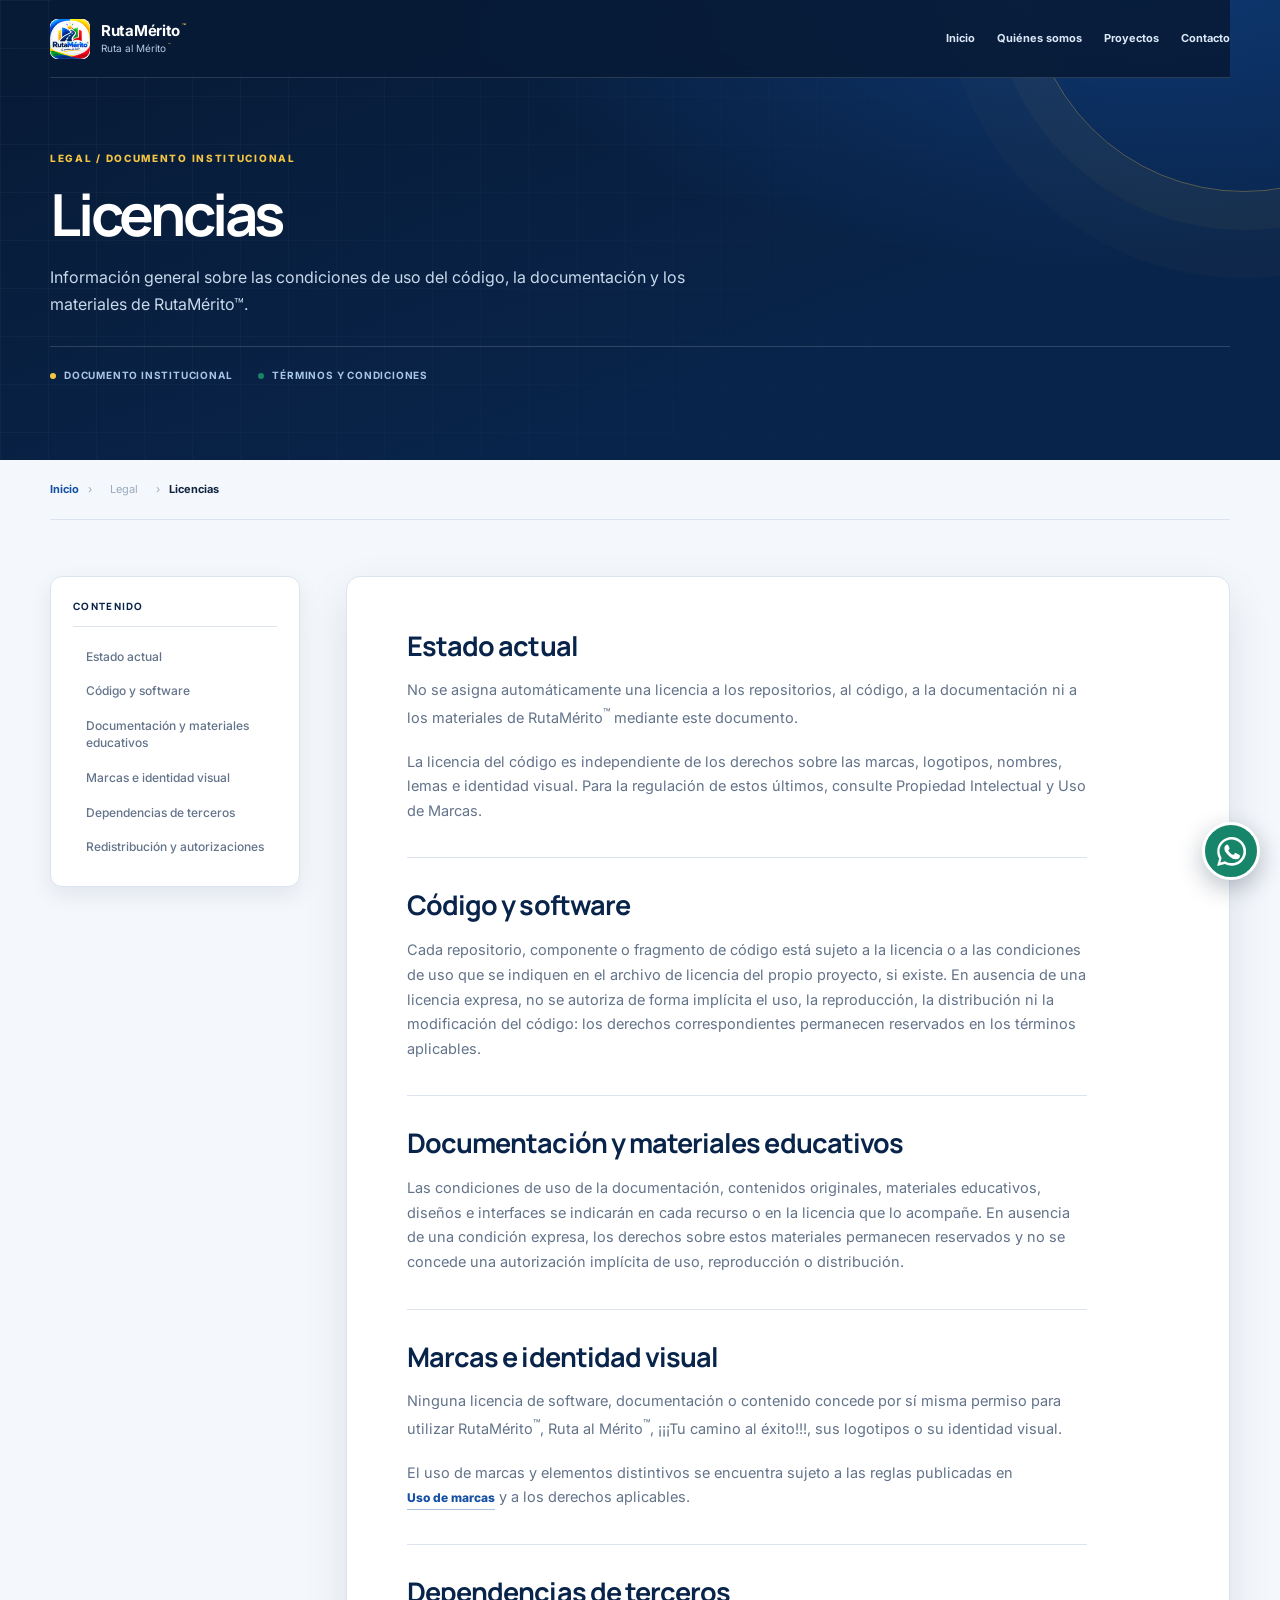
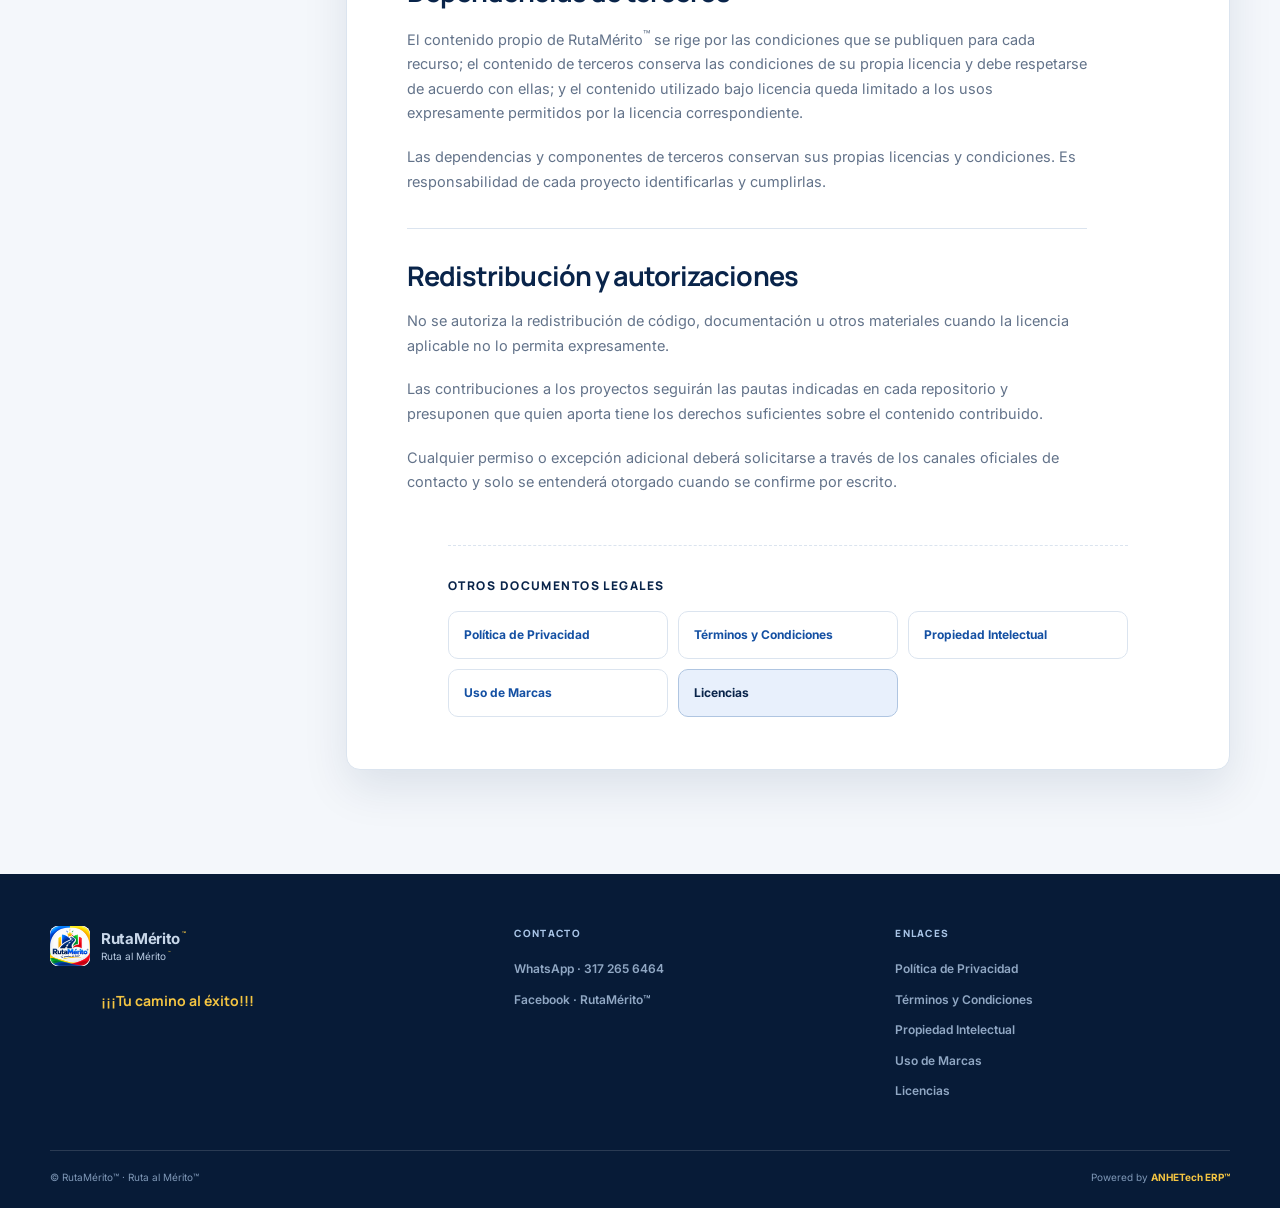
<file: legal/licencias.html>
<!doctype html>
<html lang="es">
<head>
  <meta charset="utf-8">
  <meta name="viewport" content="width=device-width, initial-scale=1">
  <meta name="description" content="Licencias de RutaMérito™.">
  <meta property="og:title" content="Licencias | RutaMérito™">
  <meta property="og:description" content="Información general sobre las licencias y condiciones de uso de RutaMérito™.">
  <meta property="og:url" content="https://rutamerito.github.io/legal/licencias.html">
  <link rel="canonical" href="https://rutamerito.github.io/legal/licencias.html">
  <title>Licencias | RutaMérito™</title>
  <link rel="icon" href="../favicon.svg" type="image/svg+xml">
  <link rel="preconnect" href="https://fonts.googleapis.com">
  <link rel="preconnect" href="https://fonts.gstatic.com" crossorigin>
  <link href="https://fonts.googleapis.com/css2?family=Inter:wght@400;500;600;700;800&family=Manrope:wght@400;500;600;700;800&display=swap" rel="stylesheet">
  <link rel="stylesheet" href="legal.css?v=2">
</head>
<body>
  <header class="legal-header">
    <nav class="legal-nav shell" aria-label="Navegación principal">
      <a class="brand" href="../index.html#inicio" aria-label="RutaMérito™, volver al inicio">
        <img class="brand-logo" src="../assets/images/Logo_Ppal.png" width="1254" height="1254" alt="Logo oficial de RutaMérito™">
        <span class="brand-copy"><strong>RutaMérito<sup>™</sup></strong><small>Ruta al Mérito<sup>™</sup></small></span>
      </a>
      <div class="legal-nav-links">
        <a href="../index.html#inicio">Inicio</a>
        <a href="../index.html#quienes-somos">Quiénes somos</a>
        <a href="../index.html#proyectos">Proyectos</a>
        <a href="../index.html#contacto">Contacto</a>
      </div>
    </nav>
    <div class="shell legal-hero">
      <p class="eyebrow">LEGAL / DOCUMENTO INSTITUCIONAL</p>
      <h1>Licencias</h1>
      <p class="hero-lead">Información general sobre las condiciones de uso del código, la documentación y los materiales de RutaMérito™.</p>
      <div class="hero-meta">
        <span><i class="dot dot-yellow"></i>Documento institucional</span>
        <span><i class="dot dot-green"></i><a href="terminos.html">Términos y Condiciones</a></span>
      </div>
    </div>
  </header>

  <nav class="shell breadcrumbs" aria-label="Ruta de navegación">
    <a href="../index.html">Inicio</a><span>›</span><span>Legal</span><span>›</span><strong>Licencias</strong>
  </nav>

  <main class="shell legal-layout">
    <aside class="legal-index">
      <strong>Contenido</strong>
      <a href="#estado">Estado actual</a>
      <a href="#codigo">Código y software</a>
      <a href="#documentacion">Documentación y materiales educativos</a>
      <a href="#marcas">Marcas e identidad visual</a>
      <a href="#dependencias">Dependencias de terceros</a>
      <a href="#permisos">Redistribución y autorizaciones</a>
    </aside>

    <article class="legal-document">
      <h2 id="estado">Estado actual</h2>
      <p>No se asigna automáticamente una licencia a los repositorios, al código, a la documentación ni a los materiales de RutaMérito<sup>™</sup> mediante este documento.</p>
      <p>La licencia del código es independiente de los derechos sobre las marcas, logotipos, nombres, lemas e identidad visual. Para la regulación de estos últimos, consulte <a href="propiedad-intelectual.html">Propiedad Intelectual</a> y <a href="uso-de-marcas.html">Uso de Marcas</a>.</p>

      <h2 id="codigo">Código y software</h2>
      <p>Cada repositorio, componente o fragmento de código está sujeto a la licencia o a las condiciones de uso que se indiquen en el archivo de licencia del propio proyecto, si existe. En ausencia de una licencia expresa, no se autoriza de forma implícita el uso, la reproducción, la distribución ni la modificación del código: los derechos correspondientes permanecen reservados en los términos aplicables.</p>

      <h2 id="documentacion">Documentación y materiales educativos</h2>
      <p>Las condiciones de uso de la documentación, contenidos originales, materiales educativos, diseños e interfaces se indicarán en cada recurso o en la licencia que lo acompañe. En ausencia de una condición expresa, los derechos sobre estos materiales permanecen reservados y no se concede una autorización implícita de uso, reproducción o distribución.</p>

      <h2 id="marcas">Marcas e identidad visual</h2>
      <p>Ninguna licencia de software, documentación o contenido concede por sí misma permiso para utilizar RutaMérito<sup>™</sup>, Ruta al Mérito<sup>™</sup>, ¡¡¡Tu camino al éxito!!!, sus logotipos o su identidad visual.</p>
      <p>El uso de marcas y elementos distintivos se encuentra sujeto a las reglas publicadas en <a class="text-link" href="uso-de-marcas.html">Uso de marcas</a> y a los derechos aplicables.</p>

      <h2 id="dependencias">Dependencias de terceros</h2>
      <p>El contenido propio de RutaMérito<sup>™</sup> se rige por las condiciones que se publiquen para cada recurso; el contenido de terceros conserva las condiciones de su propia licencia y debe respetarse de acuerdo con ellas; y el contenido utilizado bajo licencia queda limitado a los usos expresamente permitidos por la licencia correspondiente.</p>
      <p>Las dependencias y componentes de terceros conservan sus propias licencias y condiciones. Es responsabilidad de cada proyecto identificarlas y cumplirlas.</p>

      <h2 id="permisos">Redistribución y autorizaciones</h2>
      <p>No se autoriza la redistribución de código, documentación u otros materiales cuando la licencia aplicable no lo permita expresamente.</p>
      <p>Las contribuciones a los proyectos seguirán las pautas indicadas en cada repositorio y presuponen que quien aporta tiene los derechos suficientes sobre el contenido contribuido.</p>
      <p>Cualquier permiso o excepción adicional deberá solicitarse a través de los canales oficiales de contacto y solo se entenderá otorgado cuando se confirme por escrito.</p>

      <nav class="legal-related" aria-label="Otros documentos legales">
        <h2>Otros documentos legales</h2>
        <div class="legal-related-links">
          <a href="privacidad.html">Política de Privacidad</a>
          <a href="terminos.html">Términos y Condiciones</a>
          <a href="propiedad-intelectual.html">Propiedad Intelectual</a>
          <a href="uso-de-marcas.html">Uso de Marcas</a>
          <a href="licencias.html" aria-current="page">Licencias</a>
        </div>
      </nav>
    </article>
  </main>

  <a class="whatsapp-float" href="https://wa.me/573172656464" target="_blank" rel="noopener noreferrer" aria-label="Escríbenos por WhatsApp"><span class="whatsapp-tooltip">Escríbenos por WhatsApp</span><svg viewBox="0 0 24 24" aria-hidden="true"><path d="M20.5 3.5A11.8 11.8 0 0 0 12.1 0C5.5 0 .2 5.3.2 11.9c0 2.1.5 4.1 1.6 5.9L.1 24l6.4-1.7a11.9 11.9 0 0 0 5.6 1.4h.1c6.6 0 11.9-5.3 11.9-11.9 0-3.2-1.3-6.1-3.6-8.3ZM12.1 21.6h-.1c-1.8 0-3.5-.5-5-1.4l-.4-.2-3.8 1 1-3.7-.2-.4a9.7 9.7 0 0 1-1.5-5.1c0-5.4 4.4-9.8 9.9-9.8 2.6 0 5.1 1 7 2.9s2.9 4.4 2.9 7c0 5.3-4.4 9.7-9.8 9.7Zm5.4-7.3c-.3-.2-1.8-.9-2.1-1-.3-.1-.5-.2-.7.2l-.9 1.1c-.2.2-.3.3-.6.1-1.6-.8-2.6-1.5-3.7-3.4-.3-.5.3-.5.8-1.6.1-.2.1-.4 0-.6l-.9-2.1c-.2-.6-.5-.5-.7-.5h-.6c-.2 0-.6.1-.9.4-.3.3-1.1 1.1-1.1 2.7s1.1 3.1 1.3 3.3c.2.2 2.2 3.4 5.4 4.8.8.3 1.4.5 1.9.6.8.3 1.5.2 2.1.1.7-.1 1.8-.8 2-1.6.2-.8.2-1.5.1-1.7-.1-.2-.3-.3-.6-.5Z"/></svg></a>

  <footer class="legal-footer">
    <div class="shell legal-footer-grid">
      <div class="legal-footer-brand">
        <a class="brand" href="../index.html#inicio" aria-label="RutaMérito™, volver al inicio">
          <img class="brand-logo" src="../assets/images/Logo_Ppal.png" width="1254" height="1254" alt="Logo oficial de RutaMérito™">
          <span class="brand-copy"><strong>RutaMérito<sup>™</sup></strong><small>Ruta al Mérito<sup>™</sup></small></span>
        </a>
        <p>¡¡¡Tu camino al éxito!!!</p>
      </div>
      <div class="legal-footer-column">
        <strong>Contacto</strong>
        <a href="https://wa.me/573172656464" target="_blank" rel="noopener noreferrer">WhatsApp · 317 265 6464</a>
        <a href="https://www.facebook.com/RutaMerito.Colombia/" target="_blank" rel="noopener noreferrer">Facebook · RutaMérito™</a>
      </div>
      <div class="legal-footer-column">
        <strong>Enlaces</strong>
        <a href="privacidad.html">Política de Privacidad</a>
        <a href="terminos.html">Términos y Condiciones</a>
        <a href="propiedad-intelectual.html">Propiedad Intelectual</a>
        <a href="uso-de-marcas.html">Uso de Marcas</a>
        <a href="licencias.html">Licencias</a>
      </div>
    </div>
    <div class="shell legal-footer-bottom">
      <span>© RutaMérito™ · Ruta al Mérito™</span>
      <span>Powered by <strong>ANHETech ERP™</strong></span>
    </div>
  </footer>
</body>
</html>
</file>
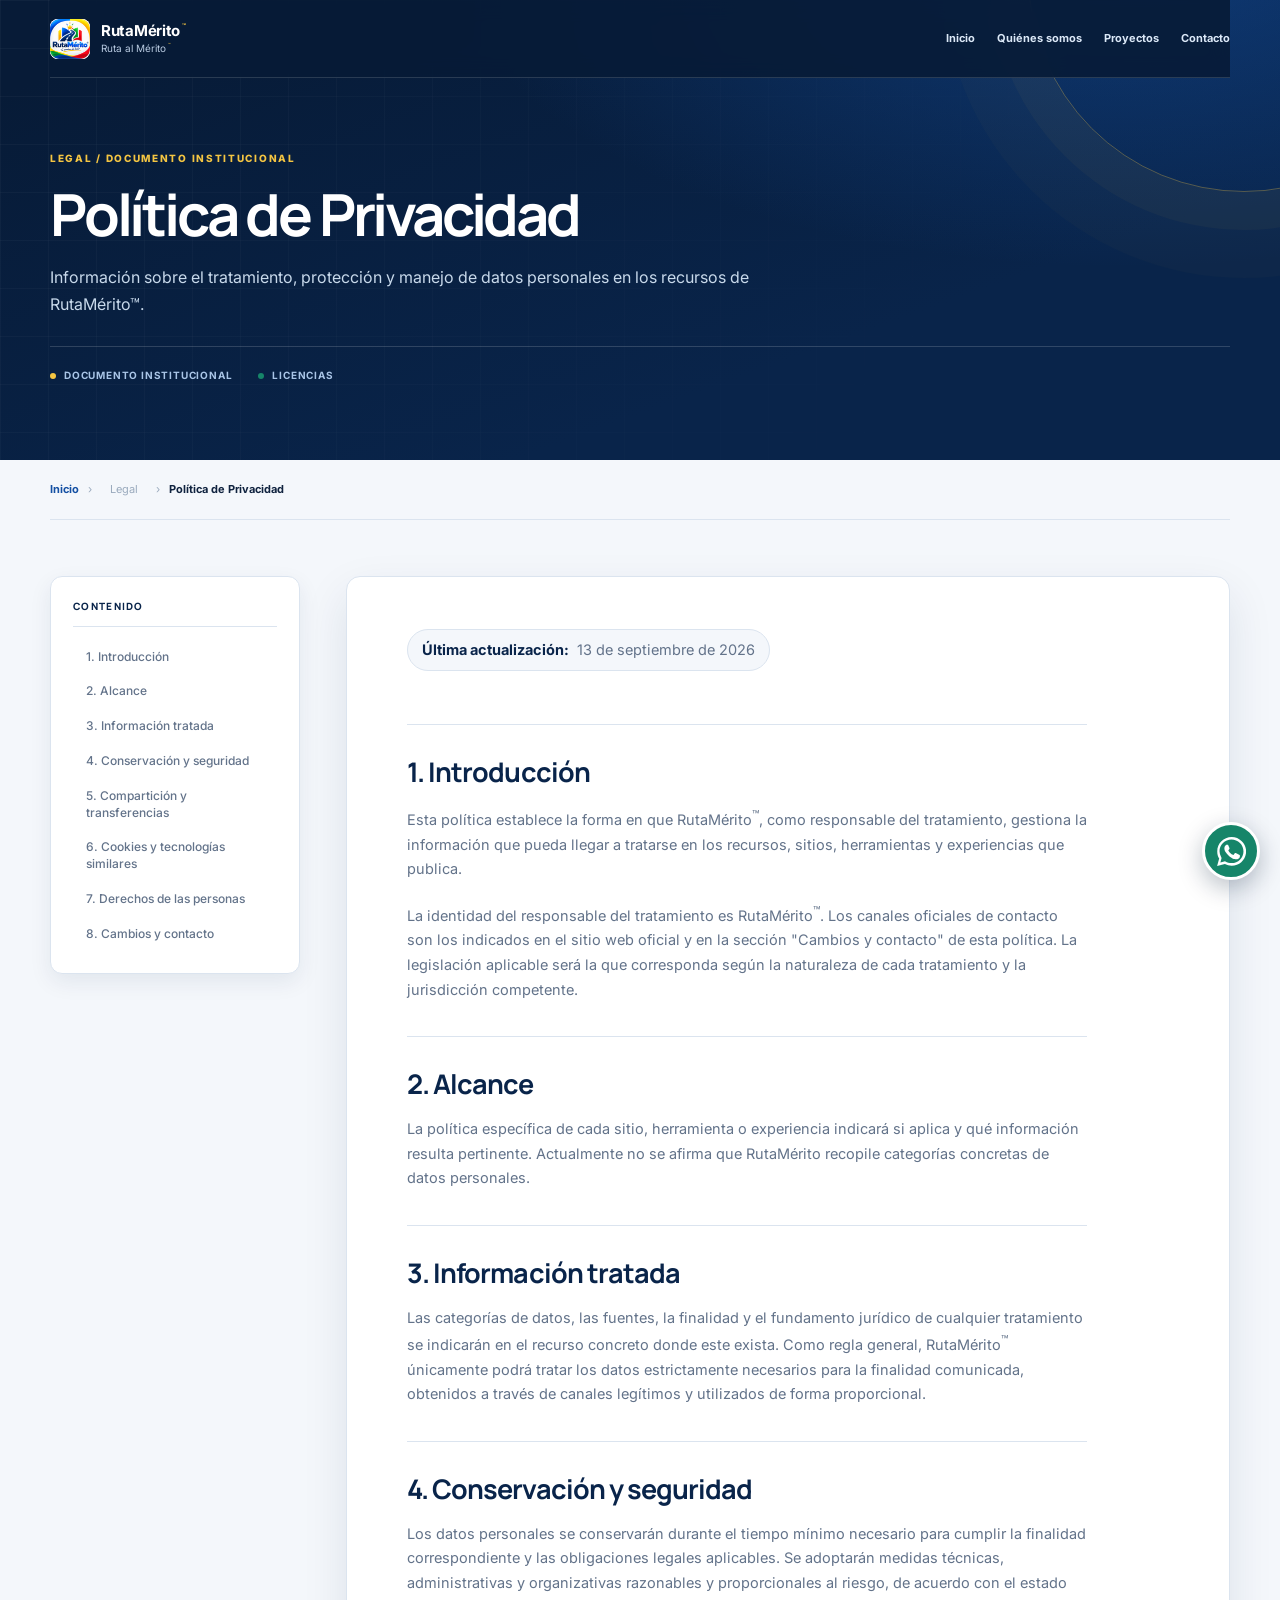
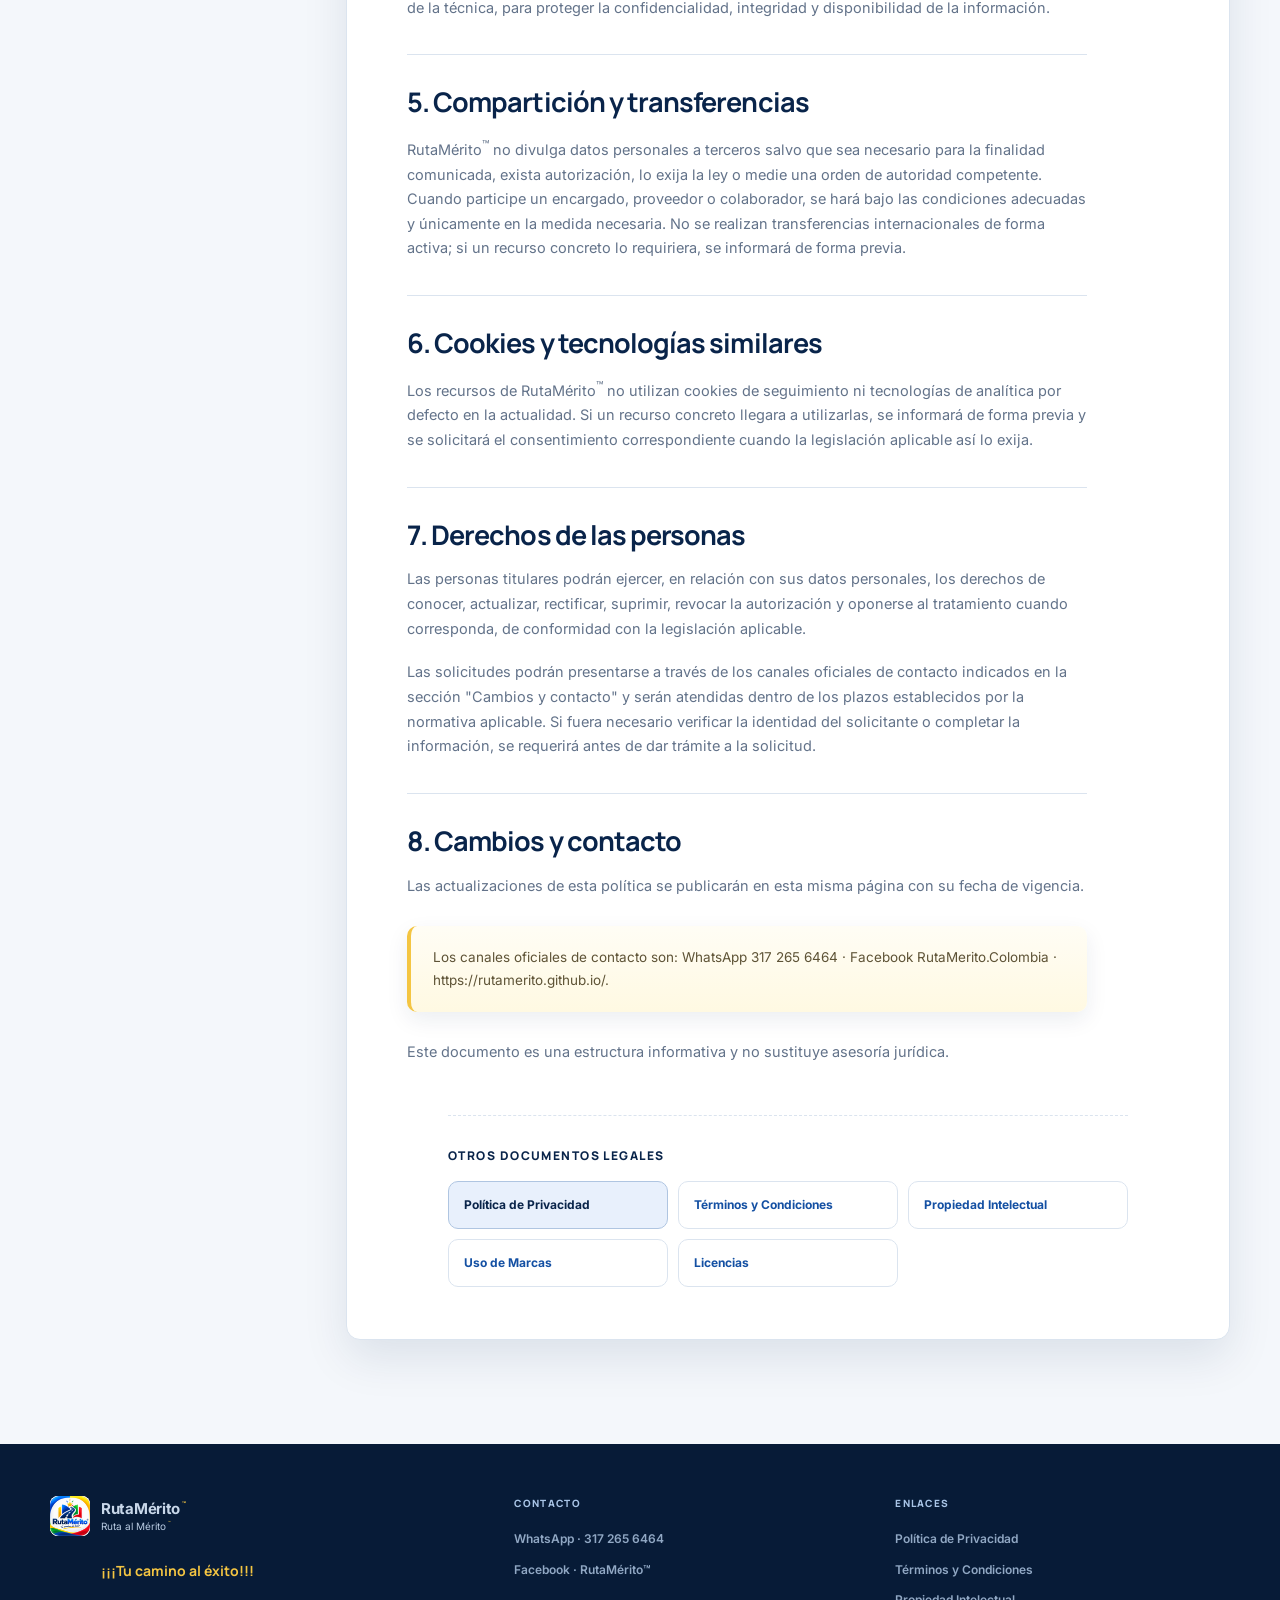
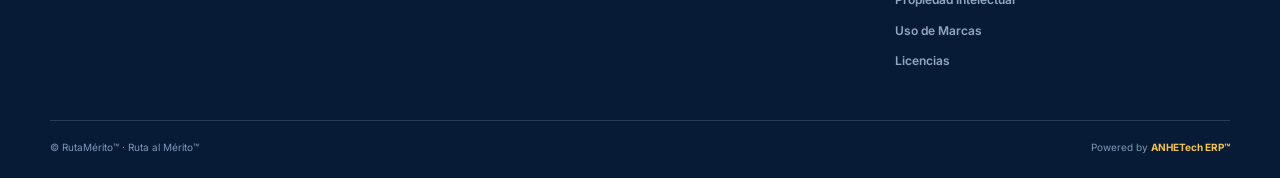
<file: legal/privacidad.html>
<!doctype html>
<html lang="es">
<head>
  <meta charset="utf-8">
  <meta name="viewport" content="width=device-width, initial-scale=1">
  <meta name="description" content="Política de Privacidad de RutaMérito™.">
  <meta property="og:title" content="Política de Privacidad | RutaMérito™">
  <meta property="og:description" content="Política de Privacidad de RutaMérito™.">
  <meta property="og:url" content="https://rutamerito.github.io/legal/privacidad.html">
  <link rel="canonical" href="https://rutamerito.github.io/legal/privacidad.html">
  <title>Política de Privacidad | RutaMérito™</title>
  <link rel="icon" href="../favicon.svg" type="image/svg+xml">
  <link rel="preconnect" href="https://fonts.googleapis.com">
  <link rel="preconnect" href="https://fonts.gstatic.com" crossorigin>
  <link href="https://fonts.googleapis.com/css2?family=Inter:wght@400;500;600;700;800&family=Manrope:wght@400;500;600;700;800&display=swap" rel="stylesheet">
  <link rel="stylesheet" href="legal.css?v=2">
</head>
<body>
  <header class="legal-header">
    <nav class="legal-nav shell" aria-label="Navegación principal">
      <a class="brand" href="../index.html#inicio" aria-label="RutaMérito™, volver al inicio">
        <img class="brand-logo" src="../assets/images/Logo_Ppal.png" width="1254" height="1254" alt="Logo oficial de RutaMérito™">
        <span class="brand-copy"><strong>RutaMérito<sup>™</sup></strong><small>Ruta al Mérito<sup>™</sup></small></span>
      </a>
      <div class="legal-nav-links">
        <a href="../index.html#inicio">Inicio</a>
        <a href="../index.html#quienes-somos">Quiénes somos</a>
        <a href="../index.html#proyectos">Proyectos</a>
        <a href="../index.html#contacto">Contacto</a>
      </div>
    </nav>
    <div class="shell legal-hero">
      <p class="eyebrow">LEGAL / DOCUMENTO INSTITUCIONAL</p>
      <h1>Política de Privacidad</h1>
      <p class="hero-lead">Información sobre el tratamiento, protección y manejo de datos personales en los recursos de RutaMérito™.</p>
      <div class="hero-meta">
        <span><i class="dot dot-yellow"></i>Documento institucional</span>
        <span><i class="dot dot-green"></i><a href="licencias.html">Licencias</a></span>
      </div>
    </div>
  </header>

  <nav class="shell breadcrumbs" aria-label="Ruta de navegación">
    <a href="../index.html">Inicio</a><span>›</span><span>Legal</span><span>›</span><strong>Política de Privacidad</strong>
  </nav>

  <main class="shell legal-layout">
    <aside class="legal-index">
      <strong>Contenido</strong>
      <a href="#introduccion">1. Introducción</a>
      <a href="#alcance">2. Alcance</a>
      <a href="#informacion">3. Información tratada</a>
      <a href="#conservacion">4. Conservación y seguridad</a>
      <a href="#comparticion">5. Compartición y transferencias</a>
      <a href="#cookies">6. Cookies y tecnologías similares</a>
      <a href="#derechos">7. Derechos de las personas</a>
      <a href="#cambios">8. Cambios y contacto</a>
    </aside>

    <article class="legal-document">
      <p class="legal-update"><strong>Última actualización:</strong> 13 de septiembre de 2026</p>

      <h2 id="introduccion">1. Introducción</h2>
      <p>Esta política establece la forma en que RutaMérito<sup>™</sup>, como responsable del tratamiento, gestiona la información que pueda llegar a tratarse en los recursos, sitios, herramientas y experiencias que publica.</p>
      <p>La identidad del responsable del tratamiento es RutaMérito<sup>™</sup>. Los canales oficiales de contacto son los indicados en el <a href="https://rutamerito.github.io/">sitio web oficial</a> y en la sección "Cambios y contacto" de esta política. La legislación aplicable será la que corresponda según la naturaleza de cada tratamiento y la jurisdicción competente.</p>

      <h2 id="alcance">2. Alcance</h2>
      <p>La política específica de cada sitio, herramienta o experiencia indicará si aplica y qué información resulta pertinente. Actualmente no se afirma que RutaMérito recopile categorías concretas de datos personales.</p>

      <h2 id="informacion">3. Información tratada</h2>
      <p>Las categorías de datos, las fuentes, la finalidad y el fundamento jurídico de cualquier tratamiento se indicarán en el recurso concreto donde este exista. Como regla general, RutaMérito<sup>™</sup> únicamente podrá tratar los datos estrictamente necesarios para la finalidad comunicada, obtenidos a través de canales legítimos y utilizados de forma proporcional.</p>

      <h2 id="conservacion">4. Conservación y seguridad</h2>
      <p>Los datos personales se conservarán durante el tiempo mínimo necesario para cumplir la finalidad correspondiente y las obligaciones legales aplicables. Se adoptarán medidas técnicas, administrativas y organizativas razonables y proporcionales al riesgo, de acuerdo con el estado de la técnica, para proteger la confidencialidad, integridad y disponibilidad de la información.</p>

      <h2 id="comparticion">5. Compartición y transferencias</h2>
      <p>RutaMérito<sup>™</sup> no divulga datos personales a terceros salvo que sea necesario para la finalidad comunicada, exista autorización, lo exija la ley o medie una orden de autoridad competente. Cuando participe un encargado, proveedor o colaborador, se hará bajo las condiciones adecuadas y únicamente en la medida necesaria. No se realizan transferencias internacionales de forma activa; si un recurso concreto lo requiriera, se informará de forma previa.</p>

      <h2 id="cookies">6. Cookies y tecnologías similares</h2>
      <p>Los recursos de RutaMérito<sup>™</sup> no utilizan cookies de seguimiento ni tecnologías de analítica por defecto en la actualidad. Si un recurso concreto llegara a utilizarlas, se informará de forma previa y se solicitará el consentimiento correspondiente cuando la legislación aplicable así lo exija.</p>

      <h2 id="derechos">7. Derechos de las personas</h2>
      <p>Las personas titulares podrán ejercer, en relación con sus datos personales, los derechos de conocer, actualizar, rectificar, suprimir, revocar la autorización y oponerse al tratamiento cuando corresponda, de conformidad con la legislación aplicable.</p>
      <p>Las solicitudes podrán presentarse a través de los canales oficiales de contacto indicados en la sección "Cambios y contacto" y serán atendidas dentro de los plazos establecidos por la normativa aplicable. Si fuera necesario verificar la identidad del solicitante o completar la información, se requerirá antes de dar trámite a la solicitud.</p>

      <h2 id="cambios">8. Cambios y contacto</h2>
      <p>Las actualizaciones de esta política se publicarán en esta misma página con su fecha de vigencia.</p>
      <div class="legal-note">
        <p>Los canales oficiales de contacto son: WhatsApp <a href="https://wa.me/573172656464" target="_blank" rel="noopener noreferrer">317 265 6464</a> · Facebook <a href="https://www.facebook.com/RutaMerito.Colombia/" target="_blank" rel="noopener noreferrer">RutaMerito.Colombia</a> · <a href="https://rutamerito.github.io/" target="_blank" rel="noopener noreferrer">https://rutamerito.github.io/</a>.</p>
      </div>
      <p>Este documento es una estructura informativa y no sustituye asesoría jurídica.</p>

      <nav class="legal-related" aria-label="Otros documentos legales">
        <h2>Otros documentos legales</h2>
        <div class="legal-related-links">
          <a href="privacidad.html" aria-current="page">Política de Privacidad</a>
          <a href="terminos.html">Términos y Condiciones</a>
          <a href="propiedad-intelectual.html">Propiedad Intelectual</a>
          <a href="uso-de-marcas.html">Uso de Marcas</a>
          <a href="licencias.html">Licencias</a>
        </div>
      </nav>
    </article>
  </main>

  <a class="whatsapp-float" href="https://wa.me/573172656464" target="_blank" rel="noopener noreferrer" aria-label="Escríbenos por WhatsApp"><span class="whatsapp-tooltip">Escríbenos por WhatsApp</span><svg viewBox="0 0 24 24" aria-hidden="true"><path d="M20.5 3.5A11.8 11.8 0 0 0 12.1 0C5.5 0 .2 5.3.2 11.9c0 2.1.5 4.1 1.6 5.9L.1 24l6.4-1.7a11.9 11.9 0 0 0 5.6 1.4h.1c6.6 0 11.9-5.3 11.9-11.9 0-3.2-1.3-6.1-3.6-8.3ZM12.1 21.6h-.1c-1.8 0-3.5-.5-5-1.4l-.4-.2-3.8 1 1-3.7-.2-.4a9.7 9.7 0 0 1-1.5-5.1c0-5.4 4.4-9.8 9.9-9.8 2.6 0 5.1 1 7 2.9s2.9 4.4 2.9 7c0 5.3-4.4 9.7-9.8 9.7Zm5.4-7.3c-.3-.2-1.8-.9-2.1-1-.3-.1-.5-.2-.7.2l-.9 1.1c-.2.2-.3.3-.6.1-1.6-.8-2.6-1.5-3.7-3.4-.3-.5.3-.5.8-1.6.1-.2.1-.4 0-.6l-.9-2.1c-.2-.6-.5-.5-.7-.5h-.6c-.2 0-.6.1-.9.4-.3.3-1.1 1.1-1.1 2.7s1.1 3.1 1.3 3.3c.2.2 2.2 3.4 5.4 4.8.8.3 1.4.5 1.9.6.8.3 1.5.2 2.1.1.7-.1 1.8-.8 2-1.6.2-.8.2-1.5.1-1.7-.1-.2-.3-.3-.6-.5Z"/></svg></a>

  <footer class="legal-footer">
    <div class="shell legal-footer-grid">
      <div class="legal-footer-brand">
        <a class="brand" href="../index.html#inicio" aria-label="RutaMérito™, volver al inicio">
          <img class="brand-logo" src="../assets/images/Logo_Ppal.png" width="1254" height="1254" alt="Logo oficial de RutaMérito™">
          <span class="brand-copy"><strong>RutaMérito<sup>™</sup></strong><small>Ruta al Mérito<sup>™</sup></small></span>
        </a>
        <p>¡¡¡Tu camino al éxito!!!</p>
      </div>
      <div class="legal-footer-column">
        <strong>Contacto</strong>
        <a href="https://wa.me/573172656464" target="_blank" rel="noopener noreferrer">WhatsApp · 317 265 6464</a>
        <a href="https://www.facebook.com/RutaMerito.Colombia/" target="_blank" rel="noopener noreferrer">Facebook · RutaMérito™</a>
      </div>
      <div class="legal-footer-column">
        <strong>Enlaces</strong>
        <a href="privacidad.html">Política de Privacidad</a>
        <a href="terminos.html">Términos y Condiciones</a>
        <a href="propiedad-intelectual.html">Propiedad Intelectual</a>
        <a href="uso-de-marcas.html">Uso de Marcas</a>
        <a href="licencias.html">Licencias</a>
      </div>
    </div>
    <div class="shell legal-footer-bottom">
      <span>© RutaMérito™ · Ruta al Mérito™</span>
      <span>Powered by <strong>ANHETech ERP™</strong></span>
    </div>
  </footer>
</body>
</html>
</file>
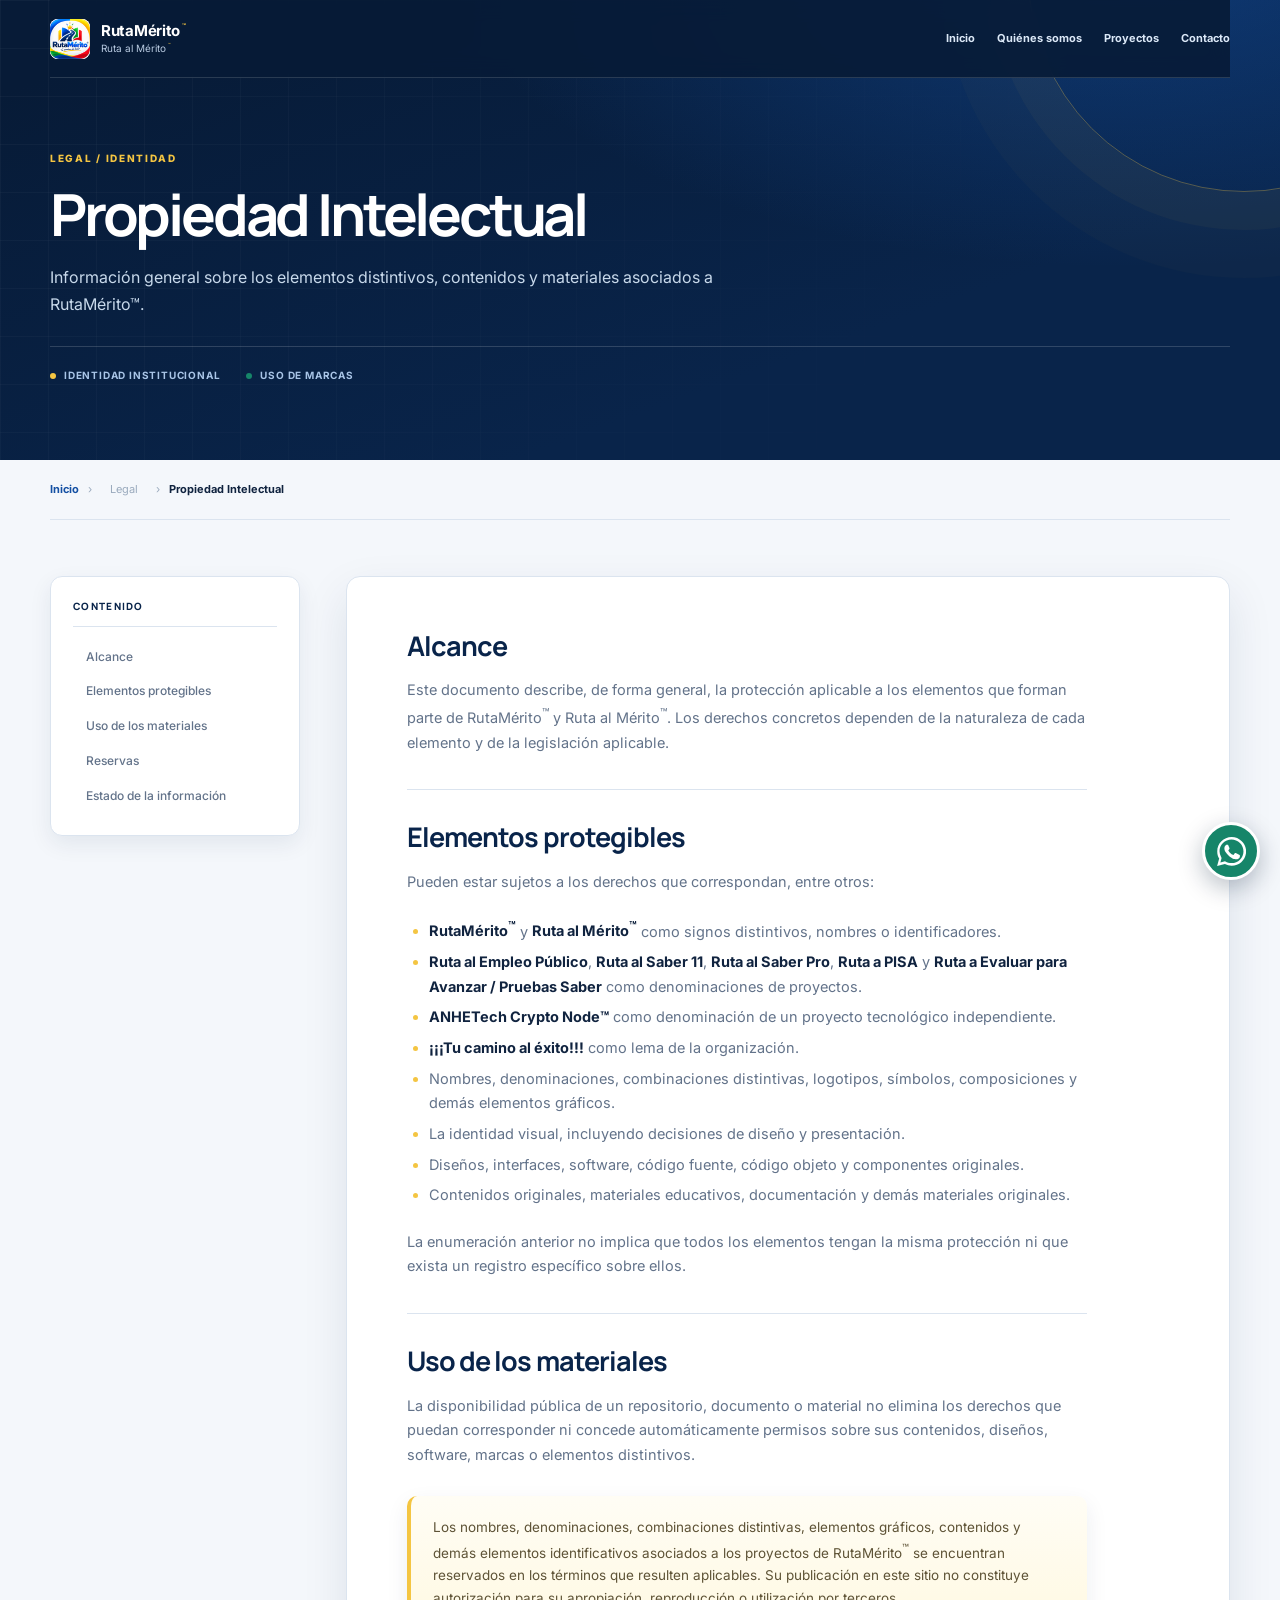
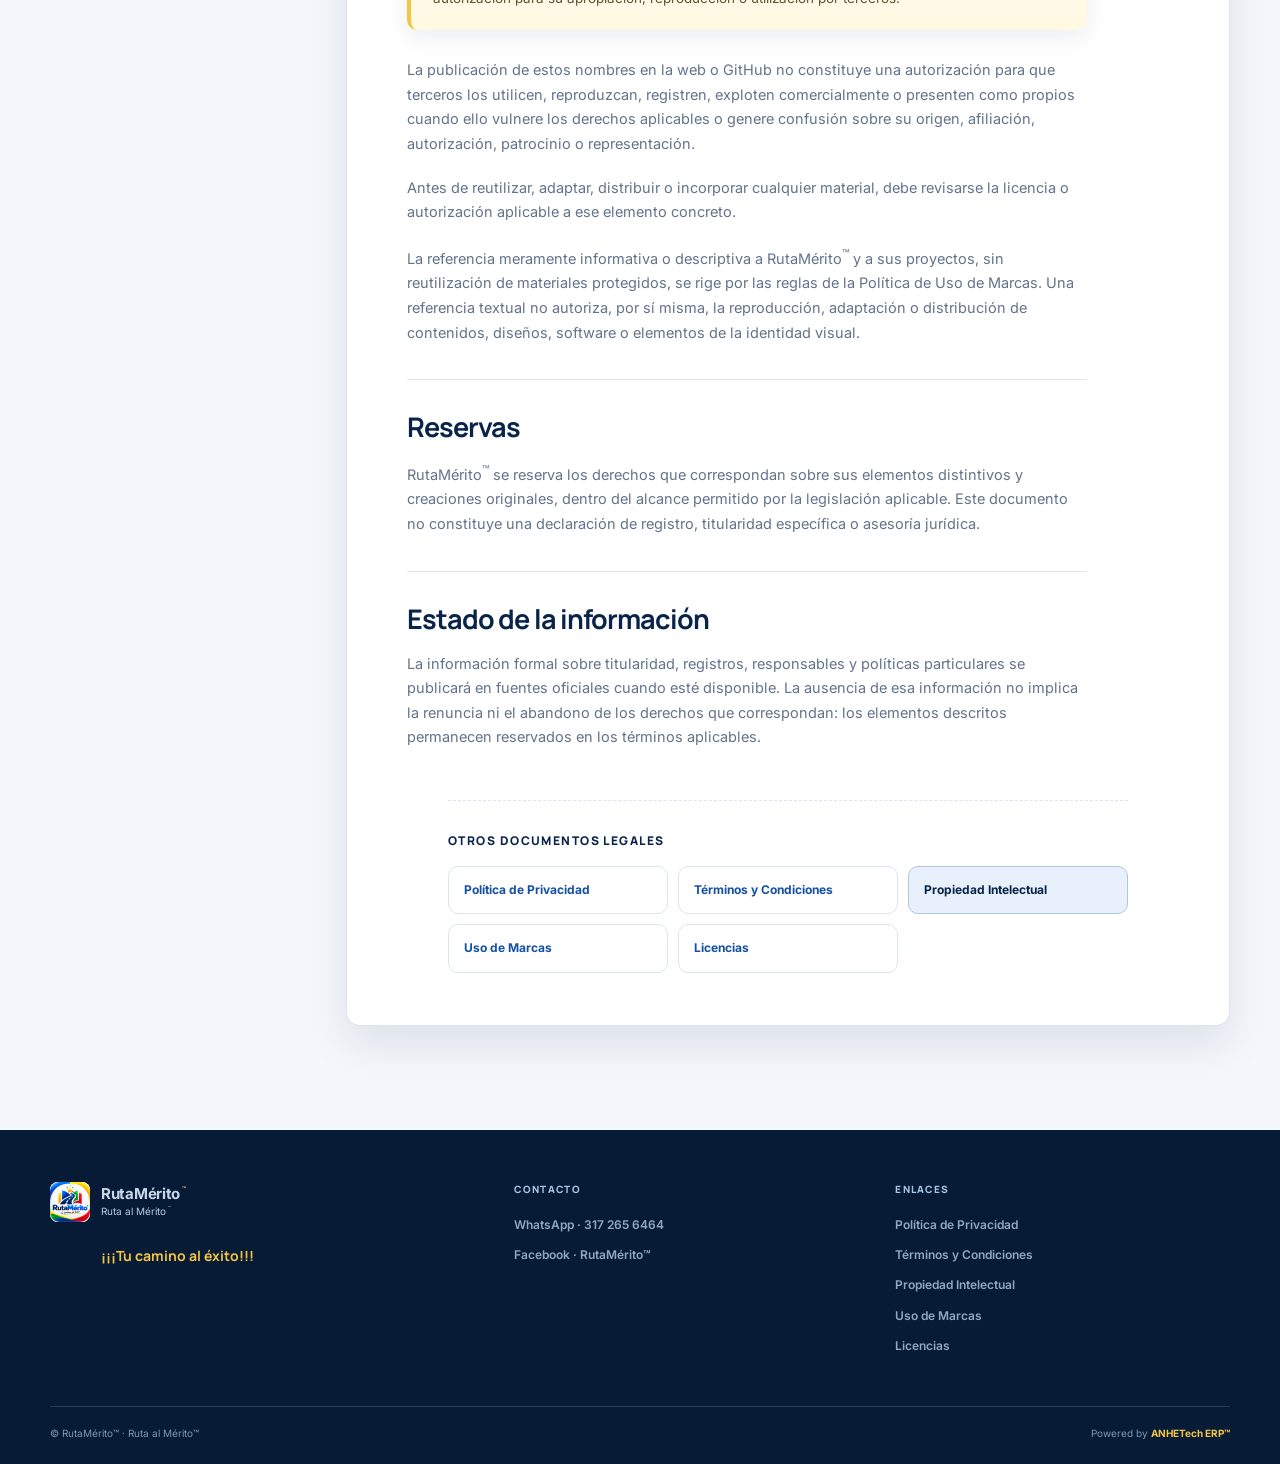
<file: legal/propiedad-intelectual.html>
<!doctype html>
<html lang="es">
<head>
  <meta charset="utf-8">
  <meta name="viewport" content="width=device-width, initial-scale=1">
  <meta name="description" content="Propiedad Intelectual de RutaMérito™.">
  <meta property="og:title" content="Propiedad Intelectual | RutaMérito™">
  <meta property="og:description" content="Información sobre propiedad intelectual e identidad de RutaMérito™.">
  <meta property="og:url" content="https://rutamerito.github.io/legal/propiedad-intelectual.html">
  <link rel="canonical" href="https://rutamerito.github.io/legal/propiedad-intelectual.html">
  <title>Propiedad Intelectual | RutaMérito™</title>
  <link rel="icon" href="../favicon.svg" type="image/svg+xml">
  <link rel="preconnect" href="https://fonts.googleapis.com">
  <link rel="preconnect" href="https://fonts.gstatic.com" crossorigin>
  <link href="https://fonts.googleapis.com/css2?family=Inter:wght@400;500;600;700;800&family=Manrope:wght@400;500;600;700;800&display=swap" rel="stylesheet">
  <link rel="stylesheet" href="legal.css?v=2">
</head>
<body>
  <header class="legal-header">
    <nav class="legal-nav shell" aria-label="Navegación principal">
      <a class="brand" href="../index.html#inicio" aria-label="RutaMérito™, volver al inicio">
        <img class="brand-logo" src="../assets/images/Logo_Ppal.png" width="1254" height="1254" alt="Logo oficial de RutaMérito™">
        <span class="brand-copy"><strong>RutaMérito<sup>™</sup></strong><small>Ruta al Mérito<sup>™</sup></small></span>
      </a>
      <div class="legal-nav-links">
        <a href="../index.html#inicio">Inicio</a>
        <a href="../index.html#quienes-somos">Quiénes somos</a>
        <a href="../index.html#proyectos">Proyectos</a>
        <a href="../index.html#contacto">Contacto</a>
      </div>
    </nav>
    <div class="shell legal-hero">
      <p class="eyebrow">LEGAL / IDENTIDAD</p>
      <h1>Propiedad Intelectual</h1>
      <p class="hero-lead">Información general sobre los elementos distintivos, contenidos y materiales asociados a RutaMérito™.</p>
      <div class="hero-meta">
        <span><i class="dot dot-yellow"></i>Identidad institucional</span>
        <span><i class="dot dot-green"></i><a href="uso-de-marcas.html">Uso de Marcas</a></span>
      </div>
    </div>
  </header>

  <nav class="shell breadcrumbs" aria-label="Ruta de navegación">
    <a href="../index.html">Inicio</a><span>›</span><span>Legal</span><span>›</span><strong>Propiedad Intelectual</strong>
  </nav>

  <main class="shell legal-layout">
    <aside class="legal-index">
      <strong>Contenido</strong>
      <a href="#alcance">Alcance</a>
      <a href="#elementos">Elementos protegibles</a>
      <a href="#uso">Uso de los materiales</a>
      <a href="#reservas">Reservas</a>
      <a href="#estado">Estado de la información</a>
    </aside>

    <article class="legal-document">
      <h2 id="alcance">Alcance</h2>
      <p>Este documento describe, de forma general, la protección aplicable a los elementos que forman parte de RutaMérito<sup>™</sup> y Ruta al Mérito<sup>™</sup>. Los derechos concretos dependen de la naturaleza de cada elemento y de la legislación aplicable.</p>

      <h2 id="elementos">Elementos protegibles</h2>
      <p>Pueden estar sujetos a los derechos que correspondan, entre otros:</p>
      <ul>
        <li><strong>RutaMérito<sup>™</sup></strong> y <strong>Ruta al Mérito<sup>™</sup></strong> como signos distintivos, nombres o identificadores.</li>
        <li><strong>Ruta al Empleo Público</strong>, <strong>Ruta al Saber 11</strong>, <strong>Ruta al Saber Pro</strong>, <strong>Ruta a PISA</strong> y <strong>Ruta a Evaluar para Avanzar / Pruebas Saber</strong> como denominaciones de proyectos.</li>
        <li><strong>ANHETech Crypto Node™</strong> como denominación de un proyecto tecnológico independiente.</li>
        <li><strong>¡¡¡Tu camino al éxito!!!</strong> como lema de la organización.</li>
        <li>Nombres, denominaciones, combinaciones distintivas, logotipos, símbolos, composiciones y demás elementos gráficos.</li>
        <li>La identidad visual, incluyendo decisiones de diseño y presentación.</li>
        <li>Diseños, interfaces, software, código fuente, código objeto y componentes originales.</li>
        <li>Contenidos originales, materiales educativos, documentación y demás materiales originales.</li>
      </ul>
      <p>La enumeración anterior no implica que todos los elementos tengan la misma protección ni que exista un registro específico sobre ellos.</p>

      <h2 id="uso">Uso de los materiales</h2>
      <p>La disponibilidad pública de un repositorio, documento o material no elimina los derechos que puedan corresponder ni concede automáticamente permisos sobre sus contenidos, diseños, software, marcas o elementos distintivos.</p>
      <div class="legal-note">
        <p>Los nombres, denominaciones, combinaciones distintivas, elementos gráficos, contenidos y demás elementos identificativos asociados a los proyectos de RutaMérito<sup>™</sup> se encuentran reservados en los términos que resulten aplicables. Su publicación en este sitio no constituye autorización para su apropiación, reproducción o utilización por terceros.</p>
      </div>
      <p>La publicación de estos nombres en la web o GitHub no constituye una autorización para que terceros los utilicen, reproduzcan, registren, exploten comercialmente o presenten como propios cuando ello vulnere los derechos aplicables o genere confusión sobre su origen, afiliación, autorización, patrocinio o representación.</p>
      <p>Antes de reutilizar, adaptar, distribuir o incorporar cualquier material, debe revisarse la licencia o autorización aplicable a ese elemento concreto.</p>
      <p>La referencia meramente informativa o descriptiva a RutaMérito<sup>™</sup> y a sus proyectos, sin reutilización de materiales protegidos, se rige por las reglas de la <a href="uso-de-marcas.html">Política de Uso de Marcas</a>. Una referencia textual no autoriza, por sí misma, la reproducción, adaptación o distribución de contenidos, diseños, software o elementos de la identidad visual.</p>

      <h2 id="reservas">Reservas</h2>
      <p>RutaMérito<sup>™</sup> se reserva los derechos que correspondan sobre sus elementos distintivos y creaciones originales, dentro del alcance permitido por la legislación aplicable. Este documento no constituye una declaración de registro, titularidad específica o asesoría jurídica.</p>

      <h2 id="estado">Estado de la información</h2>
      <p>La información formal sobre titularidad, registros, responsables y políticas particulares se publicará en fuentes oficiales cuando esté disponible. La ausencia de esa información no implica la renuncia ni el abandono de los derechos que correspondan: los elementos descritos permanecen reservados en los términos aplicables.</p>

      <nav class="legal-related" aria-label="Otros documentos legales">
        <h2>Otros documentos legales</h2>
        <div class="legal-related-links">
          <a href="privacidad.html">Política de Privacidad</a>
          <a href="terminos.html">Términos y Condiciones</a>
          <a href="propiedad-intelectual.html" aria-current="page">Propiedad Intelectual</a>
          <a href="uso-de-marcas.html">Uso de Marcas</a>
          <a href="licencias.html">Licencias</a>
        </div>
      </nav>
    </article>
  </main>

  <a class="whatsapp-float" href="https://wa.me/573172656464" target="_blank" rel="noopener noreferrer" aria-label="Escríbenos por WhatsApp"><span class="whatsapp-tooltip">Escríbenos por WhatsApp</span><svg viewBox="0 0 24 24" aria-hidden="true"><path d="M20.5 3.5A11.8 11.8 0 0 0 12.1 0C5.5 0 .2 5.3.2 11.9c0 2.1.5 4.1 1.6 5.9L.1 24l6.4-1.7a11.9 11.9 0 0 0 5.6 1.4h.1c6.6 0 11.9-5.3 11.9-11.9 0-3.2-1.3-6.1-3.6-8.3ZM12.1 21.6h-.1c-1.8 0-3.5-.5-5-1.4l-.4-.2-3.8 1 1-3.7-.2-.4a9.7 9.7 0 0 1-1.5-5.1c0-5.4 4.4-9.8 9.9-9.8 2.6 0 5.1 1 7 2.9s2.9 4.4 2.9 7c0 5.3-4.4 9.7-9.8 9.7Zm5.4-7.3c-.3-.2-1.8-.9-2.1-1-.3-.1-.5-.2-.7.2l-.9 1.1c-.2.2-.3.3-.6.1-1.6-.8-2.6-1.5-3.7-3.4-.3-.5.3-.5.8-1.6.1-.2.1-.4 0-.6l-.9-2.1c-.2-.6-.5-.5-.7-.5h-.6c-.2 0-.6.1-.9.4-.3.3-1.1 1.1-1.1 2.7s1.1 3.1 1.3 3.3c.2.2 2.2 3.4 5.4 4.8.8.3 1.4.5 1.9.6.8.3 1.5.2 2.1.1.7-.1 1.8-.8 2-1.6.2-.8.2-1.5.1-1.7-.1-.2-.3-.3-.6-.5Z"/></svg></a>

  <footer class="legal-footer">
    <div class="shell legal-footer-grid">
      <div class="legal-footer-brand">
        <a class="brand" href="../index.html#inicio" aria-label="RutaMérito™, volver al inicio">
          <img class="brand-logo" src="../assets/images/Logo_Ppal.png" width="1254" height="1254" alt="Logo oficial de RutaMérito™">
          <span class="brand-copy"><strong>RutaMérito<sup>™</sup></strong><small>Ruta al Mérito<sup>™</sup></small></span>
        </a>
        <p>¡¡¡Tu camino al éxito!!!</p>
      </div>
      <div class="legal-footer-column">
        <strong>Contacto</strong>
        <a href="https://wa.me/573172656464" target="_blank" rel="noopener noreferrer">WhatsApp · 317 265 6464</a>
        <a href="https://www.facebook.com/RutaMerito.Colombia/" target="_blank" rel="noopener noreferrer">Facebook · RutaMérito™</a>
      </div>
      <div class="legal-footer-column">
        <strong>Enlaces</strong>
        <a href="privacidad.html">Política de Privacidad</a>
        <a href="terminos.html">Términos y Condiciones</a>
        <a href="propiedad-intelectual.html">Propiedad Intelectual</a>
        <a href="uso-de-marcas.html">Uso de Marcas</a>
        <a href="licencias.html">Licencias</a>
      </div>
    </div>
    <div class="shell legal-footer-bottom">
      <span>© RutaMérito™ · Ruta al Mérito™</span>
      <span>Powered by <strong>ANHETech ERP™</strong></span>
    </div>
  </footer>
</body>
</html>
</file>
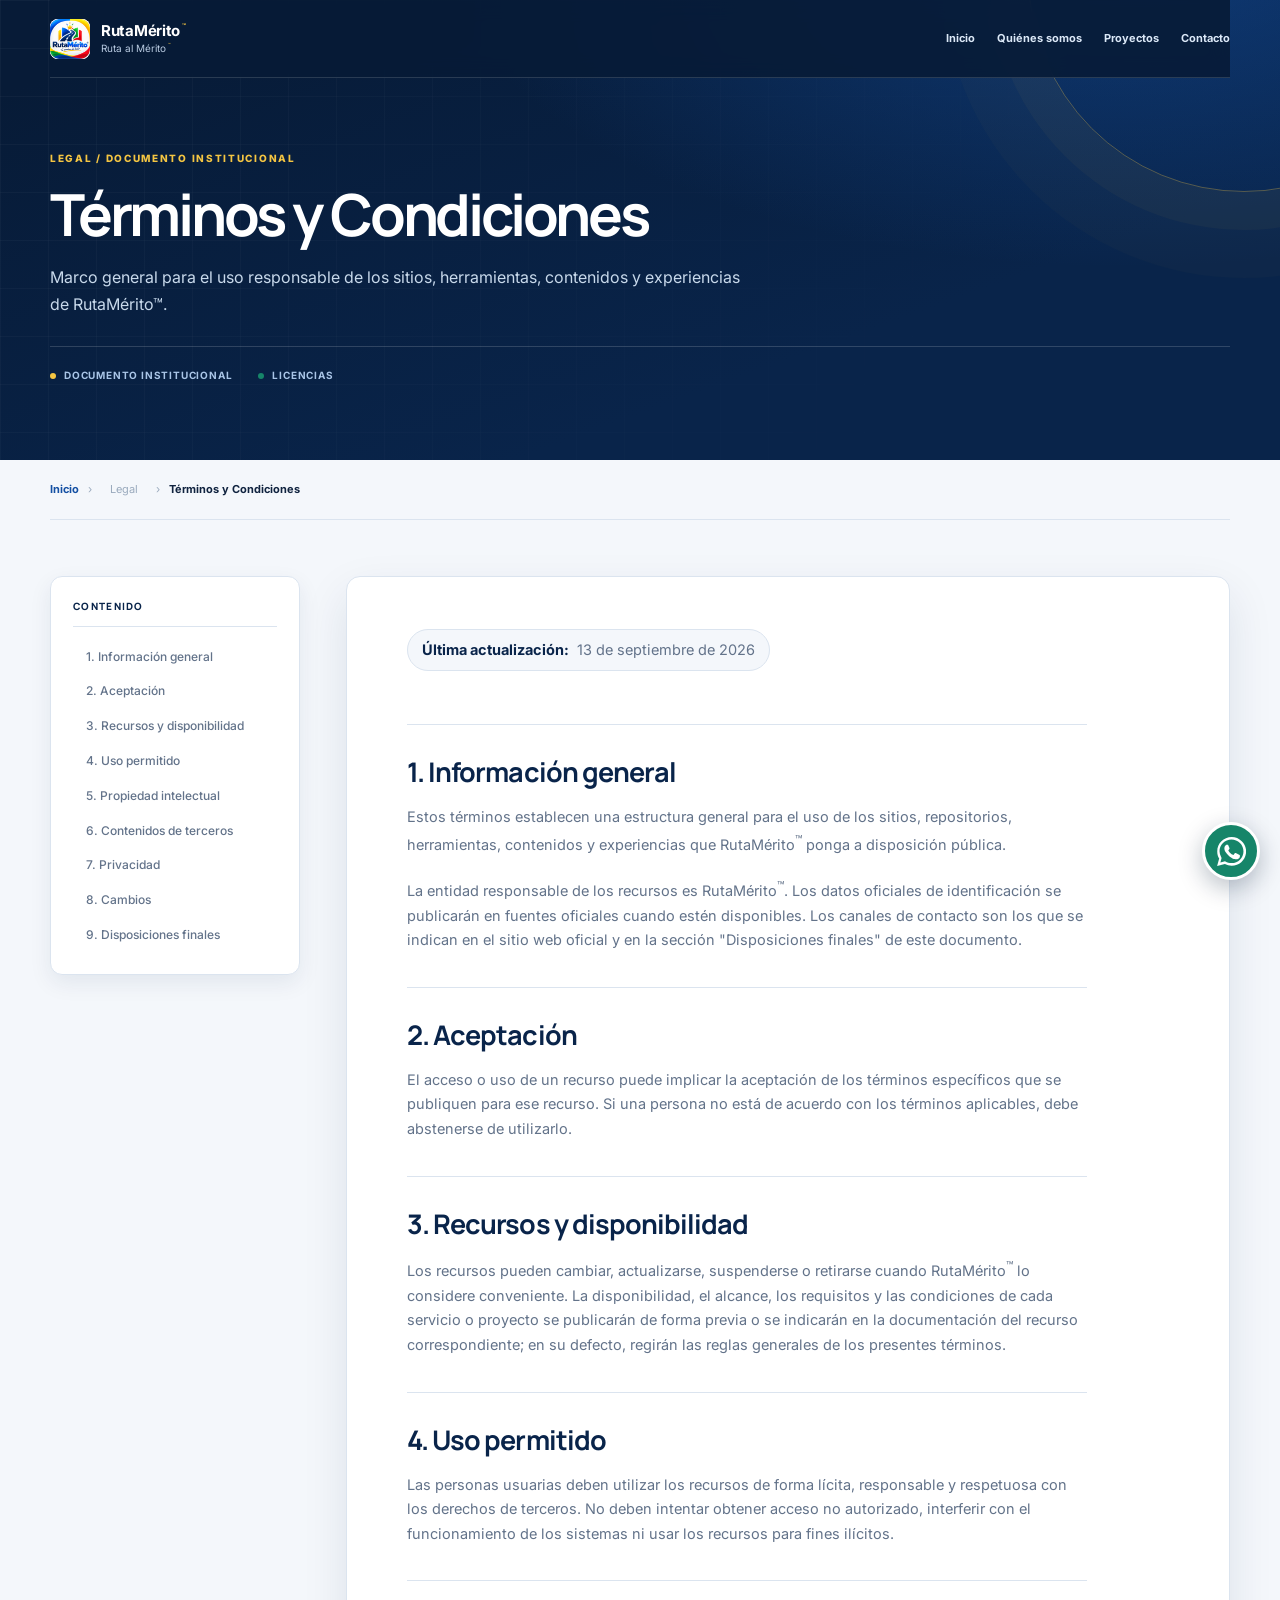
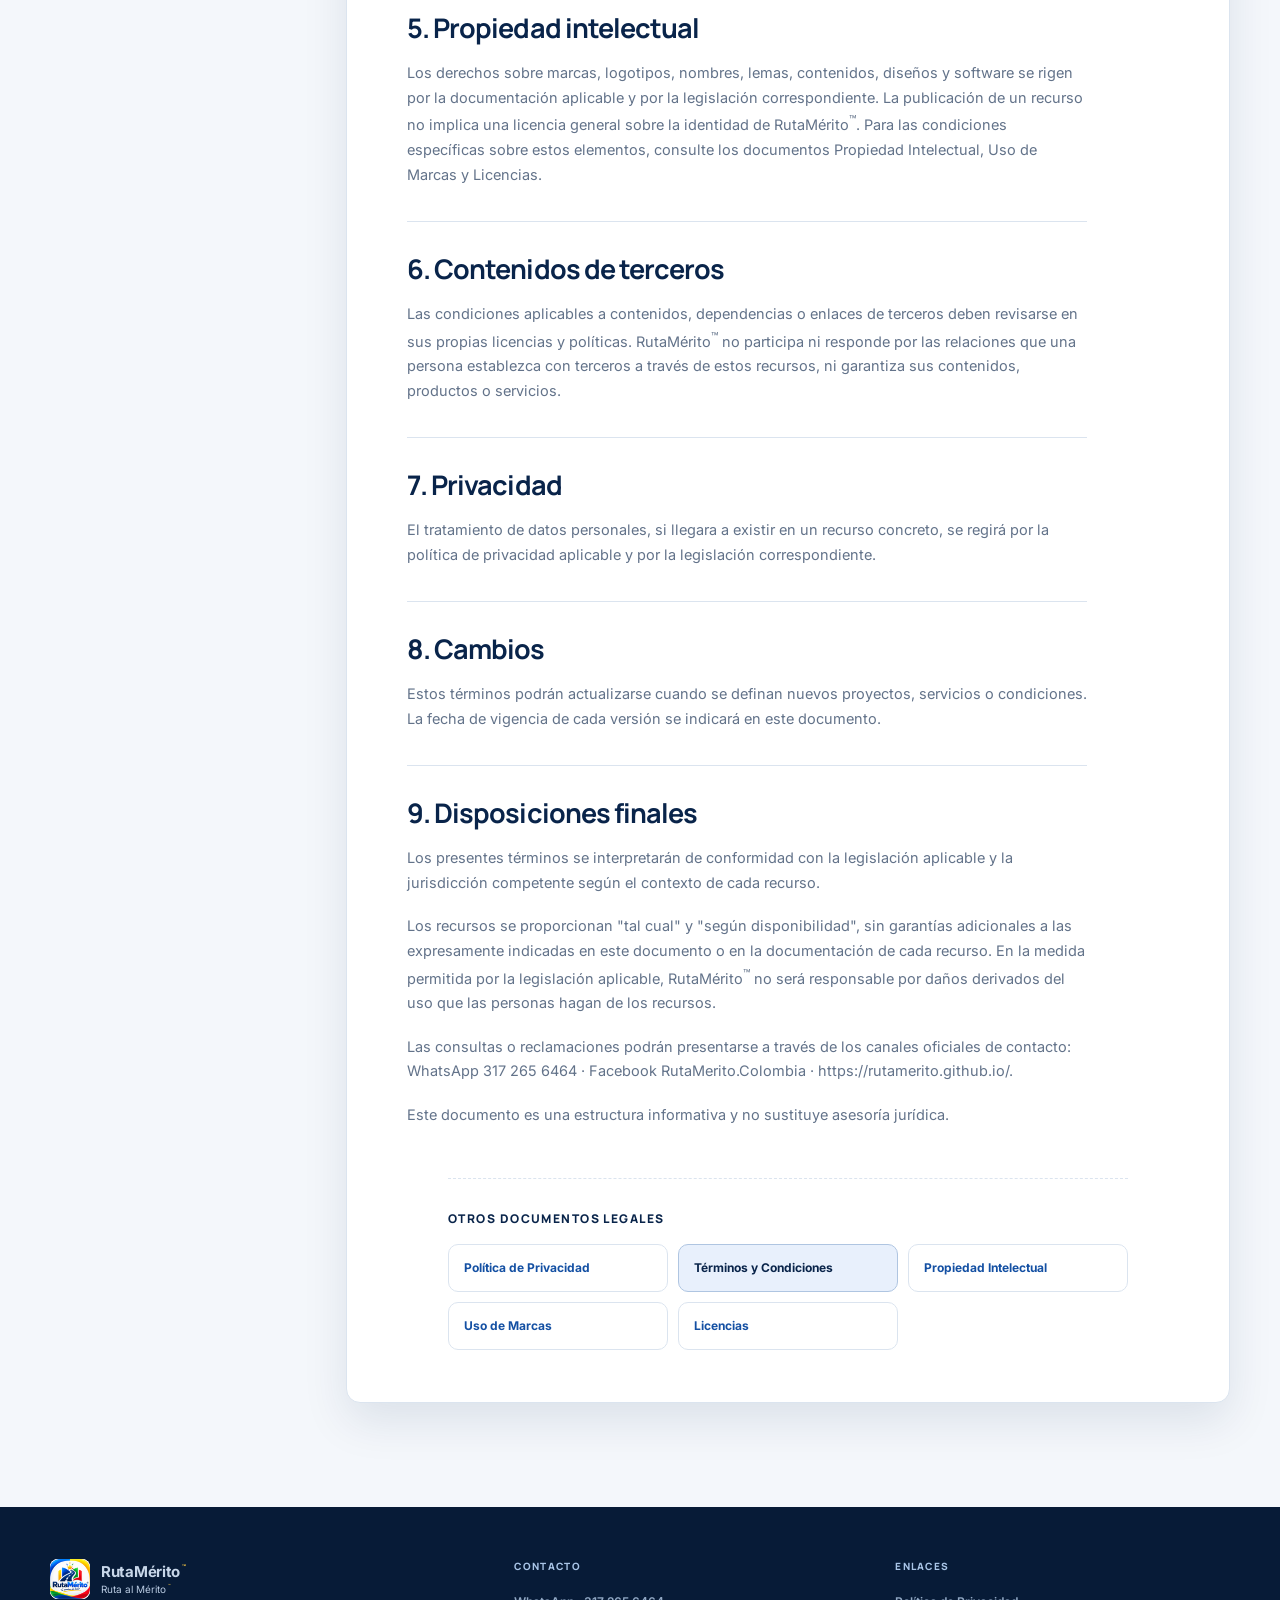
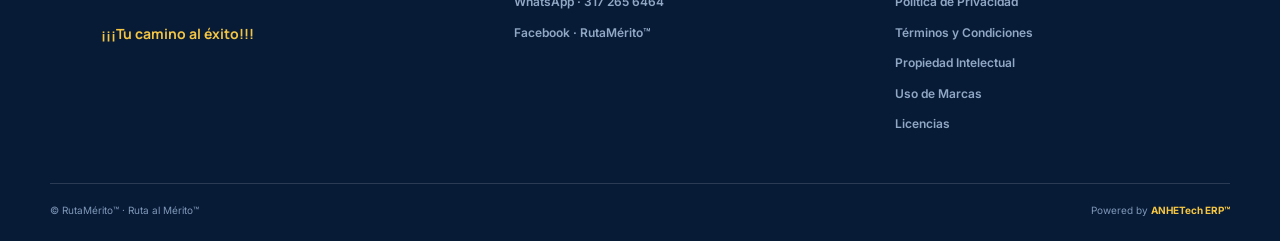
<file: legal/terminos.html>
<!doctype html>
<html lang="es">
<head>
  <meta charset="utf-8">
  <meta name="viewport" content="width=device-width, initial-scale=1">
  <meta name="description" content="Términos y Condiciones de RutaMérito™.">
  <meta property="og:title" content="Términos y Condiciones | RutaMérito™">
  <meta property="og:description" content="Términos y Condiciones de RutaMérito™.">
  <meta property="og:url" content="https://rutamerito.github.io/legal/terminos.html">
  <link rel="canonical" href="https://rutamerito.github.io/legal/terminos.html">
  <title>Términos y Condiciones | RutaMérito™</title>
  <link rel="icon" href="../favicon.svg" type="image/svg+xml">
  <link rel="preconnect" href="https://fonts.googleapis.com">
  <link rel="preconnect" href="https://fonts.gstatic.com" crossorigin>
  <link href="https://fonts.googleapis.com/css2?family=Inter:wght@400;500;600;700;800&family=Manrope:wght@400;500;600;700;800&display=swap" rel="stylesheet">
  <link rel="stylesheet" href="legal.css?v=2">
</head>
<body>
  <header class="legal-header">
    <nav class="legal-nav shell" aria-label="Navegación principal">
      <a class="brand" href="../index.html#inicio" aria-label="RutaMérito™, volver al inicio">
        <img class="brand-logo" src="../assets/images/Logo_Ppal.png" width="1254" height="1254" alt="Logo oficial de RutaMérito™">
        <span class="brand-copy"><strong>RutaMérito<sup>™</sup></strong><small>Ruta al Mérito<sup>™</sup></small></span>
      </a>
      <div class="legal-nav-links">
        <a href="../index.html#inicio">Inicio</a>
        <a href="../index.html#quienes-somos">Quiénes somos</a>
        <a href="../index.html#proyectos">Proyectos</a>
        <a href="../index.html#contacto">Contacto</a>
      </div>
    </nav>
    <div class="shell legal-hero">
      <p class="eyebrow">LEGAL / DOCUMENTO INSTITUCIONAL</p>
      <h1>Términos y Condiciones</h1>
      <p class="hero-lead">Marco general para el uso responsable de los sitios, herramientas, contenidos y experiencias de RutaMérito™.</p>
      <div class="hero-meta">
        <span><i class="dot dot-yellow"></i>Documento institucional</span>
        <span><i class="dot dot-green"></i><a href="licencias.html">Licencias</a></span>
      </div>
    </div>
  </header>

  <nav class="shell breadcrumbs" aria-label="Ruta de navegación">
    <a href="../index.html">Inicio</a><span>›</span><span>Legal</span><span>›</span><strong>Términos y Condiciones</strong>
  </nav>

  <main class="shell legal-layout">
    <aside class="legal-index">
      <strong>Contenido</strong>
      <a href="#informacion">1. Información general</a>
      <a href="#aceptacion">2. Aceptación</a>
      <a href="#recursos">3. Recursos y disponibilidad</a>
      <a href="#uso">4. Uso permitido</a>
      <a href="#propiedad">5. Propiedad intelectual</a>
      <a href="#terceros">6. Contenidos de terceros</a>
      <a href="#privacidad">7. Privacidad</a>
      <a href="#cambios">8. Cambios</a>
      <a href="#finales">9. Disposiciones finales</a>
    </aside>

    <article class="legal-document">
      <p class="legal-update"><strong>Última actualización:</strong> 13 de septiembre de 2026</p>

      <h2 id="informacion">1. Información general</h2>
      <p>Estos términos establecen una estructura general para el uso de los sitios, repositorios, herramientas, contenidos y experiencias que RutaMérito<sup>™</sup> ponga a disposición pública.</p>
      <p>La entidad responsable de los recursos es RutaMérito<sup>™</sup>. Los datos oficiales de identificación se publicarán en fuentes oficiales cuando estén disponibles. Los canales de contacto son los que se indican en el <a href="https://rutamerito.github.io/">sitio web oficial</a> y en la sección "Disposiciones finales" de este documento.</p>

      <h2 id="aceptacion">2. Aceptación</h2>
      <p>El acceso o uso de un recurso puede implicar la aceptación de los términos específicos que se publiquen para ese recurso. Si una persona no está de acuerdo con los términos aplicables, debe abstenerse de utilizarlo.</p>

      <h2 id="recursos">3. Recursos y disponibilidad</h2>
      <p>Los recursos pueden cambiar, actualizarse, suspenderse o retirarse cuando RutaMérito<sup>™</sup> lo considere conveniente. La disponibilidad, el alcance, los requisitos y las condiciones de cada servicio o proyecto se publicarán de forma previa o se indicarán en la documentación del recurso correspondiente; en su defecto, regirán las reglas generales de los presentes términos.</p>

      <h2 id="uso">4. Uso permitido</h2>
      <p>Las personas usuarias deben utilizar los recursos de forma lícita, responsable y respetuosa con los derechos de terceros. No deben intentar obtener acceso no autorizado, interferir con el funcionamiento de los sistemas ni usar los recursos para fines ilícitos.</p>

      <h2 id="propiedad">5. Propiedad intelectual</h2>
      <p>Los derechos sobre marcas, logotipos, nombres, lemas, contenidos, diseños y software se rigen por la documentación aplicable y por la legislación correspondiente. La publicación de un recurso no implica una licencia general sobre la identidad de RutaMérito<sup>™</sup>. Para las condiciones específicas sobre estos elementos, consulte los documentos <a href="propiedad-intelectual.html">Propiedad Intelectual</a>, <a href="uso-de-marcas.html">Uso de Marcas</a> y <a href="licencias.html">Licencias</a>.</p>

      <h2 id="terceros">6. Contenidos de terceros</h2>
      <p>Las condiciones aplicables a contenidos, dependencias o enlaces de terceros deben revisarse en sus propias licencias y políticas. RutaMérito<sup>™</sup> no participa ni responde por las relaciones que una persona establezca con terceros a través de estos recursos, ni garantiza sus contenidos, productos o servicios.</p>

      <h2 id="privacidad">7. Privacidad</h2>
      <p>El tratamiento de datos personales, si llegara a existir en un recurso concreto, se regirá por la <a href="privacidad.html">política de privacidad</a> aplicable y por la legislación correspondiente.</p>

      <h2 id="cambios">8. Cambios</h2>
      <p>Estos términos podrán actualizarse cuando se definan nuevos proyectos, servicios o condiciones. La fecha de vigencia de cada versión se indicará en este documento.</p>

      <h2 id="finales">9. Disposiciones finales</h2>
      <p>Los presentes términos se interpretarán de conformidad con la legislación aplicable y la jurisdicción competente según el contexto de cada recurso.</p>
      <p>Los recursos se proporcionan "tal cual" y "según disponibilidad", sin garantías adicionales a las expresamente indicadas en este documento o en la documentación de cada recurso. En la medida permitida por la legislación aplicable, RutaMérito<sup>™</sup> no será responsable por daños derivados del uso que las personas hagan de los recursos.</p>
      <p>Las consultas o reclamaciones podrán presentarse a través de los canales oficiales de contacto: WhatsApp <a href="https://wa.me/573172656464" target="_blank" rel="noopener noreferrer">317 265 6464</a> · Facebook <a href="https://www.facebook.com/RutaMerito.Colombia/" target="_blank" rel="noopener noreferrer">RutaMerito.Colombia</a> · <a href="https://rutamerito.github.io/" target="_blank" rel="noopener noreferrer">https://rutamerito.github.io/</a>.</p>
      <p>Este documento es una estructura informativa y no sustituye asesoría jurídica.</p>

      <nav class="legal-related" aria-label="Otros documentos legales">
        <h2>Otros documentos legales</h2>
        <div class="legal-related-links">
          <a href="privacidad.html">Política de Privacidad</a>
          <a href="terminos.html" aria-current="page">Términos y Condiciones</a>
          <a href="propiedad-intelectual.html">Propiedad Intelectual</a>
          <a href="uso-de-marcas.html">Uso de Marcas</a>
          <a href="licencias.html">Licencias</a>
        </div>
      </nav>
    </article>
  </main>

  <a class="whatsapp-float" href="https://wa.me/573172656464" target="_blank" rel="noopener noreferrer" aria-label="Escríbenos por WhatsApp"><span class="whatsapp-tooltip">Escríbenos por WhatsApp</span><svg viewBox="0 0 24 24" aria-hidden="true"><path d="M20.5 3.5A11.8 11.8 0 0 0 12.1 0C5.5 0 .2 5.3.2 11.9c0 2.1.5 4.1 1.6 5.9L.1 24l6.4-1.7a11.9 11.9 0 0 0 5.6 1.4h.1c6.6 0 11.9-5.3 11.9-11.9 0-3.2-1.3-6.1-3.6-8.3ZM12.1 21.6h-.1c-1.8 0-3.5-.5-5-1.4l-.4-.2-3.8 1 1-3.7-.2-.4a9.7 9.7 0 0 1-1.5-5.1c0-5.4 4.4-9.8 9.9-9.8 2.6 0 5.1 1 7 2.9s2.9 4.4 2.9 7c0 5.3-4.4 9.7-9.8 9.7Zm5.4-7.3c-.3-.2-1.8-.9-2.1-1-.3-.1-.5-.2-.7.2l-.9 1.1c-.2.2-.3.3-.6.1-1.6-.8-2.6-1.5-3.7-3.4-.3-.5.3-.5.8-1.6.1-.2.1-.4 0-.6l-.9-2.1c-.2-.6-.5-.5-.7-.5h-.6c-.2 0-.6.1-.9.4-.3.3-1.1 1.1-1.1 2.7s1.1 3.1 1.3 3.3c.2.2 2.2 3.4 5.4 4.8.8.3 1.4.5 1.9.6.8.3 1.5.2 2.1.1.7-.1 1.8-.8 2-1.6.2-.8.2-1.5.1-1.7-.1-.2-.3-.3-.6-.5Z"/></svg></a>

  <footer class="legal-footer">
    <div class="shell legal-footer-grid">
      <div class="legal-footer-brand">
        <a class="brand" href="../index.html#inicio" aria-label="RutaMérito™, volver al inicio">
          <img class="brand-logo" src="../assets/images/Logo_Ppal.png" width="1254" height="1254" alt="Logo oficial de RutaMérito™">
          <span class="brand-copy"><strong>RutaMérito<sup>™</sup></strong><small>Ruta al Mérito<sup>™</sup></small></span>
        </a>
        <p>¡¡¡Tu camino al éxito!!!</p>
      </div>
      <div class="legal-footer-column">
        <strong>Contacto</strong>
        <a href="https://wa.me/573172656464" target="_blank" rel="noopener noreferrer">WhatsApp · 317 265 6464</a>
        <a href="https://www.facebook.com/RutaMerito.Colombia/" target="_blank" rel="noopener noreferrer">Facebook · RutaMérito™</a>
      </div>
      <div class="legal-footer-column">
        <strong>Enlaces</strong>
        <a href="privacidad.html">Política de Privacidad</a>
        <a href="terminos.html">Términos y Condiciones</a>
        <a href="propiedad-intelectual.html">Propiedad Intelectual</a>
        <a href="uso-de-marcas.html">Uso de Marcas</a>
        <a href="licencias.html">Licencias</a>
      </div>
    </div>
    <div class="shell legal-footer-bottom">
      <span>© RutaMérito™ · Ruta al Mérito™</span>
      <span>Powered by <strong>ANHETech ERP™</strong></span>
    </div>
  </footer>
</body>
</html>
</file>
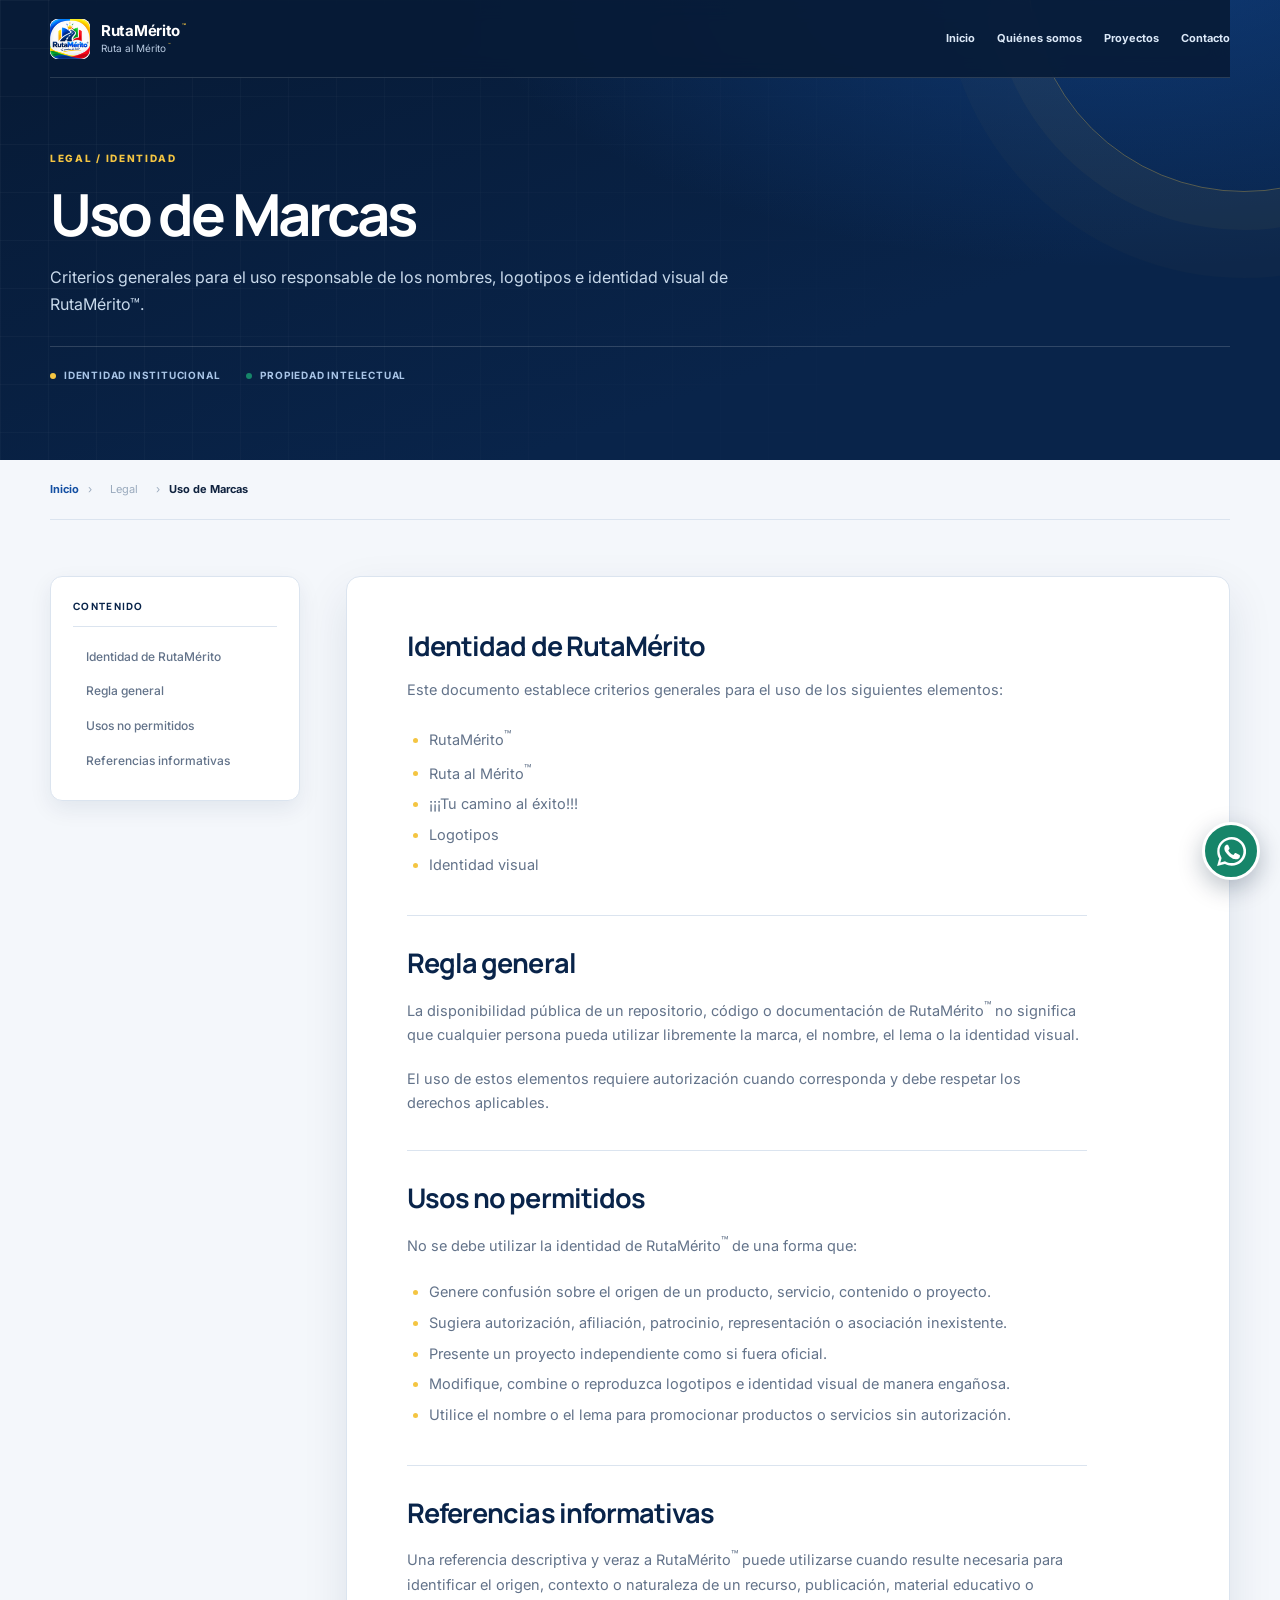
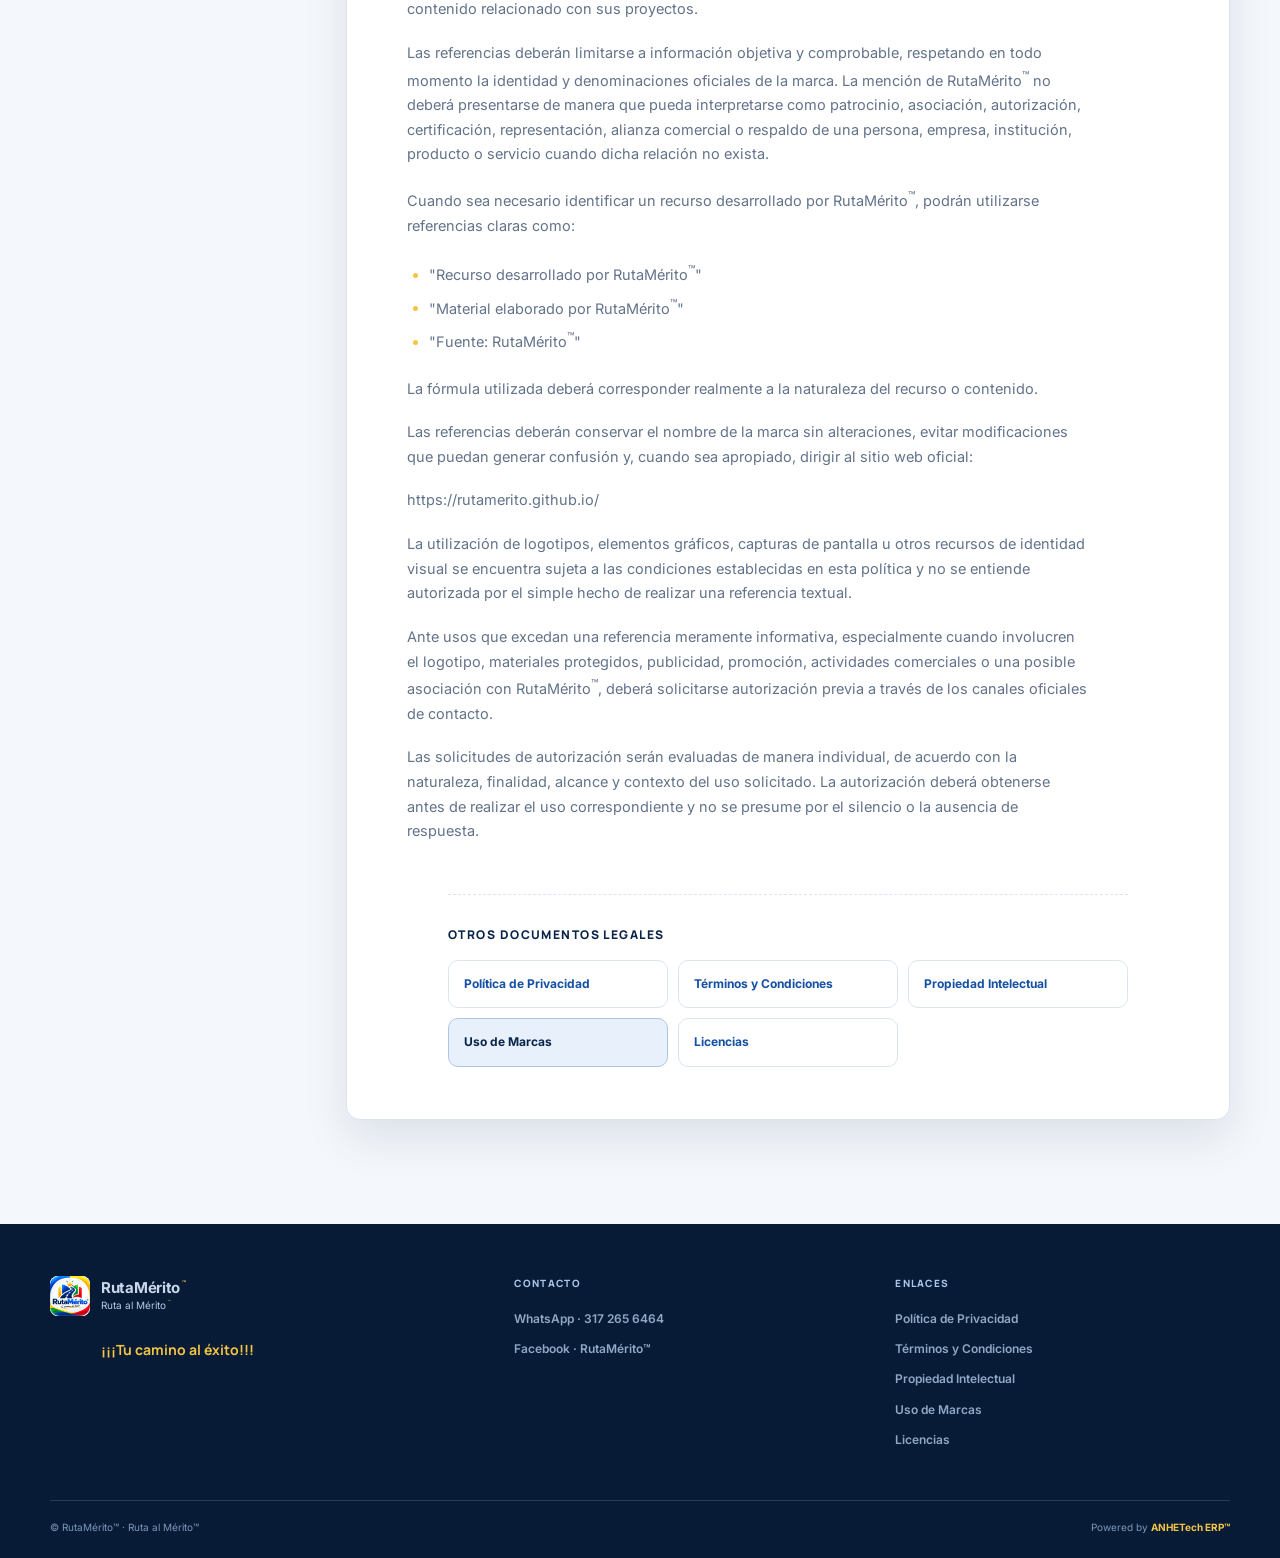
<file: legal/uso-de-marcas.html>
<!doctype html>
<html lang="es">
<head>
  <meta charset="utf-8">
  <meta name="viewport" content="width=device-width, initial-scale=1">
  <meta name="description" content="Uso de Marcas de RutaMérito™.">
  <meta property="og:title" content="Uso de Marcas | RutaMérito™">
  <meta property="og:description" content="Criterios generales para el uso de la identidad de RutaMérito™.">
  <meta property="og:url" content="https://rutamerito.github.io/legal/uso-de-marcas.html">
  <link rel="canonical" href="https://rutamerito.github.io/legal/uso-de-marcas.html">
  <title>Uso de Marcas | RutaMérito™</title>
  <link rel="icon" href="../favicon.svg" type="image/svg+xml">
  <link rel="preconnect" href="https://fonts.googleapis.com">
  <link rel="preconnect" href="https://fonts.gstatic.com" crossorigin>
  <link href="https://fonts.googleapis.com/css2?family=Inter:wght@400;500;600;700;800&family=Manrope:wght@400;500;600;700;800&display=swap" rel="stylesheet">
  <link rel="stylesheet" href="legal.css?v=2">
</head>
<body>
  <header class="legal-header">
    <nav class="legal-nav shell" aria-label="Navegación principal">
      <a class="brand" href="../index.html#inicio" aria-label="RutaMérito™, volver al inicio">
        <img class="brand-logo" src="../assets/images/Logo_Ppal.png" width="1254" height="1254" alt="Logo oficial de RutaMérito™">
        <span class="brand-copy"><strong>RutaMérito<sup>™</sup></strong><small>Ruta al Mérito<sup>™</sup></small></span>
      </a>
      <div class="legal-nav-links">
        <a href="../index.html#inicio">Inicio</a>
        <a href="../index.html#quienes-somos">Quiénes somos</a>
        <a href="../index.html#proyectos">Proyectos</a>
        <a href="../index.html#contacto">Contacto</a>
      </div>
    </nav>
    <div class="shell legal-hero">
      <p class="eyebrow">LEGAL / IDENTIDAD</p>
      <h1>Uso de Marcas</h1>
      <p class="hero-lead">Criterios generales para el uso responsable de los nombres, logotipos e identidad visual de RutaMérito™.</p>
      <div class="hero-meta">
        <span><i class="dot dot-yellow"></i>Identidad institucional</span>
        <span><i class="dot dot-green"></i><a href="propiedad-intelectual.html">Propiedad Intelectual</a></span>
      </div>
    </div>
  </header>

  <nav class="shell breadcrumbs" aria-label="Ruta de navegación">
    <a href="../index.html">Inicio</a><span>›</span><span>Legal</span><span>›</span><strong>Uso de Marcas</strong>
  </nav>

  <main class="shell legal-layout">
    <aside class="legal-index">
      <strong>Contenido</strong>
      <a href="#identidad">Identidad de RutaMérito</a>
      <a href="#regla">Regla general</a>
      <a href="#no-permitidos">Usos no permitidos</a>
      <a href="#referencias">Referencias informativas</a>
    </aside>

    <article class="legal-document">
      <h2 id="identidad">Identidad de RutaMérito</h2>
      <p>Este documento establece criterios generales para el uso de los siguientes elementos:</p>
      <ul>
        <li>RutaMérito<sup>™</sup></li>
        <li>Ruta al Mérito<sup>™</sup></li>
        <li>¡¡¡Tu camino al éxito!!!</li>
        <li>Logotipos</li>
        <li>Identidad visual</li>
      </ul>

      <h2 id="regla">Regla general</h2>
      <p>La disponibilidad pública de un repositorio, código o documentación de RutaMérito<sup>™</sup> no significa que cualquier persona pueda utilizar libremente la marca, el nombre, el lema o la identidad visual.</p>
      <p>El uso de estos elementos requiere autorización cuando corresponda y debe respetar los derechos aplicables.</p>

      <h2 id="no-permitidos">Usos no permitidos</h2>
      <p>No se debe utilizar la identidad de RutaMérito<sup>™</sup> de una forma que:</p>
      <ul>
        <li>Genere confusión sobre el origen de un producto, servicio, contenido o proyecto.</li>
        <li>Sugiera autorización, afiliación, patrocinio, representación o asociación inexistente.</li>
        <li>Presente un proyecto independiente como si fuera oficial.</li>
        <li>Modifique, combine o reproduzca logotipos e identidad visual de manera engañosa.</li>
        <li>Utilice el nombre o el lema para promocionar productos o servicios sin autorización.</li>
      </ul>

      <h2 id="referencias">Referencias informativas</h2>
      <p>Una referencia descriptiva y veraz a RutaMérito<sup>™</sup> puede utilizarse cuando resulte necesaria para identificar el origen, contexto o naturaleza de un recurso, publicación, material educativo o contenido relacionado con sus proyectos.</p>
      <p>Las referencias deberán limitarse a información objetiva y comprobable, respetando en todo momento la identidad y denominaciones oficiales de la marca. La mención de RutaMérito<sup>™</sup> no deberá presentarse de manera que pueda interpretarse como patrocinio, asociación, autorización, certificación, representación, alianza comercial o respaldo de una persona, empresa, institución, producto o servicio cuando dicha relación no exista.</p>
      <p>Cuando sea necesario identificar un recurso desarrollado por RutaMérito<sup>™</sup>, podrán utilizarse referencias claras como:</p>
      <ul>
        <li>"Recurso desarrollado por RutaMérito<sup>™</sup>"</li>
        <li>"Material elaborado por RutaMérito<sup>™</sup>"</li>
        <li>"Fuente: RutaMérito<sup>™</sup>"</li>
      </ul>
      <p>La fórmula utilizada deberá corresponder realmente a la naturaleza del recurso o contenido.</p>
      <p>Las referencias deberán conservar el nombre de la marca sin alteraciones, evitar modificaciones que puedan generar confusión y, cuando sea apropiado, dirigir al sitio web oficial:</p>
      <p><a href="https://rutamerito.github.io/" target="_blank" rel="noopener noreferrer">https://rutamerito.github.io/</a></p>
      <p>La utilización de logotipos, elementos gráficos, capturas de pantalla u otros recursos de identidad visual se encuentra sujeta a las condiciones establecidas en esta política y no se entiende autorizada por el simple hecho de realizar una referencia textual.</p>
      <p>Ante usos que excedan una referencia meramente informativa, especialmente cuando involucren el logotipo, materiales protegidos, publicidad, promoción, actividades comerciales o una posible asociación con RutaMérito<sup>™</sup>, deberá solicitarse autorización previa a través de los <a href="../index.html#contacto">canales oficiales de contacto</a>.</p>
      <p>Las solicitudes de autorización serán evaluadas de manera individual, de acuerdo con la naturaleza, finalidad, alcance y contexto del uso solicitado. La autorización deberá obtenerse antes de realizar el uso correspondiente y no se presume por el silencio o la ausencia de respuesta.</p>

      <nav class="legal-related" aria-label="Otros documentos legales">
        <h2>Otros documentos legales</h2>
        <div class="legal-related-links">
          <a href="privacidad.html">Política de Privacidad</a>
          <a href="terminos.html">Términos y Condiciones</a>
          <a href="propiedad-intelectual.html">Propiedad Intelectual</a>
          <a href="uso-de-marcas.html" aria-current="page">Uso de Marcas</a>
          <a href="licencias.html">Licencias</a>
        </div>
      </nav>
    </article>
  </main>

  <a class="whatsapp-float" href="https://wa.me/573172656464" target="_blank" rel="noopener noreferrer" aria-label="Escríbenos por WhatsApp"><span class="whatsapp-tooltip">Escríbenos por WhatsApp</span><svg viewBox="0 0 24 24" aria-hidden="true"><path d="M20.5 3.5A11.8 11.8 0 0 0 12.1 0C5.5 0 .2 5.3.2 11.9c0 2.1.5 4.1 1.6 5.9L.1 24l6.4-1.7a11.9 11.9 0 0 0 5.6 1.4h.1c6.6 0 11.9-5.3 11.9-11.9 0-3.2-1.3-6.1-3.6-8.3ZM12.1 21.6h-.1c-1.8 0-3.5-.5-5-1.4l-.4-.2-3.8 1 1-3.7-.2-.4a9.7 9.7 0 0 1-1.5-5.1c0-5.4 4.4-9.8 9.9-9.8 2.6 0 5.1 1 7 2.9s2.9 4.4 2.9 7c0 5.3-4.4 9.7-9.8 9.7Zm5.4-7.3c-.3-.2-1.8-.9-2.1-1-.3-.1-.5-.2-.7.2l-.9 1.1c-.2.2-.3.3-.6.1-1.6-.8-2.6-1.5-3.7-3.4-.3-.5.3-.5.8-1.6.1-.2.1-.4 0-.6l-.9-2.1c-.2-.6-.5-.5-.7-.5h-.6c-.2 0-.6.1-.9.4-.3.3-1.1 1.1-1.1 2.7s1.1 3.1 1.3 3.3c.2.2 2.2 3.4 5.4 4.8.8.3 1.4.5 1.9.6.8.3 1.5.2 2.1.1.7-.1 1.8-.8 2-1.6.2-.8.2-1.5.1-1.7-.1-.2-.3-.3-.6-.5Z"/></svg></a>

  <footer class="legal-footer">
    <div class="shell legal-footer-grid">
      <div class="legal-footer-brand">
        <a class="brand" href="../index.html#inicio" aria-label="RutaMérito™, volver al inicio">
          <img class="brand-logo" src="../assets/images/Logo_Ppal.png" width="1254" height="1254" alt="Logo oficial de RutaMérito™">
          <span class="brand-copy"><strong>RutaMérito<sup>™</sup></strong><small>Ruta al Mérito<sup>™</sup></small></span>
        </a>
        <p>¡¡¡Tu camino al éxito!!!</p>
      </div>
      <div class="legal-footer-column">
        <strong>Contacto</strong>
        <a href="https://wa.me/573172656464" target="_blank" rel="noopener noreferrer">WhatsApp · 317 265 6464</a>
        <a href="https://www.facebook.com/RutaMerito.Colombia/" target="_blank" rel="noopener noreferrer">Facebook · RutaMérito™</a>
      </div>
      <div class="legal-footer-column">
        <strong>Enlaces</strong>
        <a href="privacidad.html">Política de Privacidad</a>
        <a href="terminos.html">Términos y Condiciones</a>
        <a href="propiedad-intelectual.html">Propiedad Intelectual</a>
        <a href="uso-de-marcas.html">Uso de Marcas</a>
        <a href="licencias.html">Licencias</a>
      </div>
    </div>
    <div class="shell legal-footer-bottom">
      <span>© RutaMérito™ · Ruta al Mérito™</span>
      <span>Powered by <strong>ANHETech ERP™</strong></span>
    </div>
  </footer>
</body>
</html>
</file>
<file: styles.css>
:root{--blue-950:#071b37;--blue-900:#09244a;--blue-700:#1450a3;--blue-100:#e8f0fc;--yellow:#f4c542;--yellow-soft:#fff4c9;--red:#df5b53;--red-soft:#fbe8e5;--green:#168569;--green-soft:#daf3e9;--white:#fff;--mist:#f4f7fb;--ink:#10233f;--muted:#63738a;--line:#dbe4ef;--shadow:0 18px 45px rgba(9,36,74,.1);--display:'Manrope','Inter',sans-serif;--body:'Inter','Segoe UI',sans-serif}*{box-sizing:border-box}html{scroll-behavior:smooth}body{margin:0;color:var(--ink);background:var(--white);font-family:var(--body);line-height:1.6}a{color:inherit;text-decoration:none}button,a{-webkit-tap-highlight-color:transparent}.shell{width:min(1180px,calc(100% - 56px));margin:0 auto}.site-header{color:var(--white);background:var(--blue-900);min-height:760px;position:relative;overflow:hidden}.site-header:before{content:'';position:absolute;inset:0;opacity:.24;background-image:linear-gradient(rgba(255,255,255,.16) 1px,transparent 1px),linear-gradient(90deg,rgba(255,255,255,.16) 1px,transparent 1px);background-size:48px 48px;mask-image:linear-gradient(120deg,#000,transparent 75%)}.site-header:after{content:'';position:absolute;width:700px;height:700px;border:1px solid rgba(244,197,66,.22);border-radius:50%;right:-250px;top:80px;box-shadow:0 0 0 52px rgba(244,197,66,.035),0 0 0 110px rgba(244,197,66,.025)}.nav{min-height:84px;display:flex;align-items:center;justify-content:space-between;position:relative;z-index:4;border-bottom:1px solid rgba(255,255,255,.14)}.brand{display:inline-flex;align-items:center;gap:11px}.brand-mark{position:relative;display:grid;place-items:center;width:39px;height:39px;color:var(--white);border:1px solid var(--yellow);font-family:var(--display);font-size:21px;font-weight:800}.brand-mark span{position:absolute;width:7px;height:7px;right:-4px;top:-4px;background:var(--red)}.brand-copy strong,.brand-copy small{display:block;line-height:1.1}.brand-copy strong{font-size:15px;letter-spacing:-.02em}.brand-copy small{margin-top:4px;color:#b9cbe2;font-size:10px}.brand sup,h3 sup{color:var(--yellow);font-size:.42em;vertical-align:top;margin-left:2px}.nav-links{display:flex;align-items:center;gap:21px;color:#dbe8f7;font-size:11px;font-weight:600}.nav-links a{transition:color .2s ease}.nav-links a:hover,.nav-links a:focus-visible{color:var(--yellow)}.nav-contact{border:1px solid rgba(255,255,255,.35);padding:9px 11px}.nav-contact span{color:var(--yellow);margin-left:8px}.menu-toggle{display:none;background:transparent;color:var(--white);border:1px solid rgba(255,255,255,.35);padding:9px 11px;font:inherit}.menu-toggle span{display:block;width:17px;height:1px;margin:3px 0;background:currentColor}.menu-toggle b{position:absolute;width:1px;height:1px;overflow:hidden;clip:rect(0 0 0 0)}.hero{display:grid;grid-template-columns:.96fr 1.04fr;align-items:center;min-height:600px;gap:50px;position:relative;z-index:1}.hero-copy{padding:74px 0 70px}.eyebrow{color:var(--red);font-size:10px;font-weight:800;letter-spacing:.17em;margin:0 0 17px}.site-header .eyebrow{color:var(--yellow)}.hero-kicker{color:#a9c5e7;font-size:14px;letter-spacing:.05em;margin-bottom:14px}.hero h1{max-width:630px;margin:0 0 15px;color:var(--white);font:800 clamp(48px,6vw,78px)/1.02 var(--display);letter-spacing:-.065em}.hero h1 em,h2 em{color:var(--yellow);font-style:normal}.hero-slogan{color:var(--yellow);font:700 19px var(--display);margin-bottom:17px}.hero-lead{max-width:475px;color:#ccdbed;font-size:17px;margin-bottom:28px}.hero-actions{display:flex;flex-wrap:wrap;gap:12px}.button{display:inline-flex;align-items:center;gap:23px;padding:13px 16px;border:1px solid transparent;font-size:11px;font-weight:800;transition:transform .2s ease,background .2s ease,border-color .2s ease}.button:hover{transform:translateY(-3px)}.button:focus-visible,.card-link:focus-visible,.text-link:focus-visible{outline:3px solid rgba(244,197,66,.6);outline-offset:4px}.button-primary{color:var(--blue-950);background:var(--yellow)}.button-primary:hover{background:#ffd96f}.button-ghost{color:var(--white);border-color:rgba(255,255,255,.35)}.button-ghost:hover{border-color:var(--yellow);color:var(--yellow)}.hero-visual{height:470px;position:relative}.visual-grid{position:absolute;inset:45px 10px;opacity:.38;background-image:linear-gradient(rgba(255,255,255,.13) 1px,transparent 1px),linear-gradient(90deg,rgba(255,255,255,.13) 1px,transparent 1px);background-size:32px 32px;transform:perspective(500px) rotateX(55deg) rotateZ(-19deg);transform-origin:center}.visual-orbit{position:absolute;border:1px solid rgba(255,255,255,.35);border-radius:50%;transform:rotate(-27deg)}.orbit-one{width:420px;height:190px;top:123px;left:55px}.orbit-two{width:430px;height:250px;top:98px;left:35px;border-color:rgba(244,197,66,.45);transform:rotate(22deg)}.visual-core{position:absolute;display:grid;place-items:center;width:160px;height:160px;top:165px;left:180px;border:1px solid var(--yellow);background:rgba(20,80,163,.5);box-shadow:0 0 0 16px rgba(244,197,66,.04),0 0 55px rgba(20,80,163,.7);transform:rotate(45deg)}.visual-core span{color:var(--yellow);font:800 65px var(--display);transform:rotate(-45deg)}.visual-core small{position:absolute;bottom:19px;color:#cbdcf1;font-size:8px;letter-spacing:.18em;transform:rotate(-45deg)}.visual-tag{position:absolute;padding:8px 10px;color:#dceafe;border:1px solid rgba(255,255,255,.25);background:rgba(7,27,55,.7);font-size:9px;font-weight:700;letter-spacing:.12em}.visual-tag b{color:var(--yellow);margin-left:12px}.tag-top{top:74px;right:88px}.tag-right{right:-3px;top:284px}.tag-bottom{bottom:70px;left:81px}.visual-point{position:absolute;width:11px;height:11px;border-radius:50%;box-shadow:0 0 0 7px rgba(255,255,255,.08)}.point-yellow{top:114px;left:90px;background:var(--yellow)}.point-red{right:55px;top:174px;background:var(--red)}.point-green{bottom:113px;right:169px;background:var(--green)}.hero-meta{display:flex;justify-content:space-between;position:relative;z-index:1;padding-bottom:24px;color:#a9bdd6;font-size:10px;letter-spacing:.08em;text-transform:uppercase}.hero-meta span{display:flex;align-items:center;gap:7px}.dot{width:6px;height:6px;display:inline-block;border-radius:50%}.dot-yellow{background:var(--yellow)}.dot-green{background:var(--green)}.section{padding:112px 0}.intro-section{background:var(--white)}.intro-layout{display:grid;grid-template-columns:.95fr 1.05fr;gap:105px;align-items:end}.section-heading h2,.tech-heading h2{max-width:580px;margin:0;color:var(--blue-900);font:700 clamp(39px,5vw,64px)/1.04 var(--display);letter-spacing:-.06em}.intro-side{color:var(--muted);font-size:17px}.intro-side>p{max-width:470px}.concept-row{display:flex;flex-wrap:wrap;gap:18px 23px;margin-top:39px;padding-top:23px;border-top:1px solid var(--line)}.concept-row span{display:inline-flex;align-items:center;gap:7px;color:var(--blue-900);font-size:11px;font-weight:700;text-transform:uppercase;letter-spacing:.06em}.concept-row span:nth-child(3) svg{color:var(--green)}.concept-row span:nth-child(4) svg{color:var(--yellow)}.concept-row span:nth-child(5) svg{color:var(--red)}.concept-row svg{width:17px;height:17px;fill:none;stroke:currentColor;stroke-width:1.6}.projects-section{background:var(--mist)}.section-heading-wide{display:flex;align-items:end;justify-content:space-between;gap:50px;margin-bottom:48px}.section-heading-wide>p{max-width:320px;margin:0;color:var(--muted);font-size:14px}.project-grid{display:grid;grid-template-columns:repeat(2,1fr);gap:18px}.project-card{display:flex;flex-direction:column;min-height:410px;background:var(--white);border:1px solid var(--line);transition:transform .25s ease,box-shadow .25s ease,border-color .25s ease}.project-card:hover{transform:translateY(-6px);box-shadow:var(--shadow);border-color:#afc5e1}.project-main{grid-column:span 2;min-height:360px;background:var(--blue-900);color:var(--white);border-color:var(--blue-900);display:grid;grid-template-columns:.7fr 1.3fr}.project-main:hover{border-color:var(--blue-900)}.card-top{min-height:125px;display:flex;justify-content:space-between;align-items:flex-start;padding:23px;background:var(--blue-100);color:var(--blue-900);position:relative;overflow:hidden}.card-top:after{content:'';width:170px;height:170px;position:absolute;right:-46px;top:-90px;border:1px solid rgba(20,80,163,.3);border-radius:50%;box-shadow:0 0 0 24px rgba(20,80,163,.05)}.project-main .card-top{min-height:100%;background:var(--blue-700);color:var(--white)}.project-main .card-top:after{border-color:rgba(255,255,255,.3)}.route-number{font-size:10px;font-weight:800;letter-spacing:.15em}.card-symbol{position:relative;z-index:1;font:500 34px var(--display)}.project-content{display:flex;flex:1;flex-direction:column;padding:24px 25px 20px}.project-meta{display:flex;align-items:center;gap:14px;margin-bottom:14px;color:var(--muted);font-size:10px;font-weight:700;text-transform:uppercase;letter-spacing:.07em}.project-main .project-meta{color:#adc5e1}.status:before{content:'';width:7px;height:7px;display:inline-block;margin-right:6px;border-radius:50%;background:currentColor}.status-main{color:#74aaf1}.status-build{color:#ba8a00}.status-future{color:var(--red)}.status-independent{color:var(--green)}.project-content h3,.tech-card h3{max-width:480px;margin:0 0 14px;color:var(--blue-900);font:700 25px/1.12 var(--display);letter-spacing:-.04em}.project-main h3{color:var(--white);font-size:34px}.project-content>p,.tech-card-copy>p{max-width:570px;color:var(--muted);font-size:13px;margin-bottom:22px}.project-main .project-content>p{color:#c0d0e3}.project-footer{display:flex;justify-content:space-between;align-items:center;gap:15px;margin-top:auto;padding-top:15px;border-top:1px solid var(--line)}.project-main .project-footer{border-color:rgba(255,255,255,.18)}.card-note{color:var(--muted);font-size:10px}.project-main .card-note{color:#9fb4cc}.card-link,.text-link{color:var(--blue-700);font-size:11px;font-weight:800}.project-main .card-link{color:var(--yellow)}.card-link b,.text-link span{margin-left:9px}.card-link:hover,.text-link:hover{color:var(--red)}.tech-section{color:var(--white);background:var(--blue-950);position:relative;overflow:hidden}.tech-section:after{content:'';position:absolute;width:440px;height:440px;right:-200px;bottom:-260px;border:1px solid rgba(22,133,105,.55);border-radius:50%}.tech-layout{display:grid;grid-template-columns:.75fr 1.25fr;gap:100px;align-items:center;position:relative;z-index:1}.tech-heading h2{color:var(--white)}.tech-heading .eyebrow{color:var(--yellow)}.tech-heading>p:last-child{max-width:380px;margin-top:23px;color:#a8bdd7;font-size:14px}.tech-card{display:grid;grid-template-columns:100px 1fr;gap:26px;padding:31px;color:var(--ink);background:var(--white);border-left:4px solid var(--red);transition:transform .25s ease,box-shadow .25s ease}.tech-card:hover{transform:translateY(-6px);box-shadow:0 18px 45px rgba(0,0,0,.2)}.tech-card-mark{min-height:100%;padding:12px;color:var(--red);background:var(--red-soft);display:flex;flex-direction:column;align-items:center;justify-content:space-between}.tech-card-mark span{font-size:38px}.tech-card-mark small{font-size:9px;letter-spacing:.12em}.tech-card h3{font-size:29px}.tech-card .project-footer{margin-top:20px}.history-section{background:var(--white)}.history-layout{display:grid;grid-template-columns:.8fr 1.2fr;gap:100px}.heading-note{max-width:300px;margin-top:25px;color:var(--muted);font-size:14px}.timeline{border-top:1px solid var(--line)}.timeline-item{display:grid;grid-template-columns:63px 1fr;gap:22px;padding:25px 0;border-bottom:1px solid var(--line)}.timeline-marker{display:grid;place-items:center;width:42px;height:42px;color:var(--blue-700);background:var(--blue-100);font-size:10px;font-weight:800}.timeline-item:nth-child(2) .timeline-marker{color:var(--green);background:var(--green-soft)}.timeline-item:nth-child(3) .timeline-marker{color:var(--red);background:var(--red-soft)}.timeline-label{color:var(--red);font-size:10px;font-weight:800;letter-spacing:.12em;text-transform:uppercase;margin-bottom:7px}.timeline-item h3{margin:0 0 7px;color:var(--blue-900);font:700 21px var(--display)}.timeline-item p:last-child{max-width:520px;margin:0;color:var(--muted);font-size:13px}.timeline-pending h3{color:var(--muted);font-size:17px}.vision-section{color:var(--white);background:var(--blue-700)}.vision-layout{display:grid;grid-template-columns:.8fr 1.2fr;gap:100px}.vision-index{color:var(--yellow);font-size:11px;font-weight:800;letter-spacing:.15em}.vision-index span{color:rgba(255,255,255,.45)}.vision-copy{max-width:600px}.vision-copy .eyebrow{color:var(--yellow)}.vision-copy h2{margin:0 0 22px;color:var(--white);font:700 clamp(38px,5vw,62px)/1.04 var(--display);letter-spacing:-.06em}.vision-copy>p:not(.eyebrow){color:#d2e2f5;font-size:16px}.vision-line{display:flex;align-items:center;gap:14px;margin-top:42px;padding-top:17px;border-top:1px solid rgba(255,255,255,.25)}.vision-line span{width:7px;height:7px;background:var(--green);border-radius:50%}.vision-line b{font-size:11px}.vision-line small{color:#adc6e4;font-size:10px}.ip-section{background:var(--mist)}.ip-layout{display:grid;grid-template-columns:.82fr 1.18fr;gap:100px}.ip-copy{color:var(--muted);font-size:13px}.ip-highlight{color:var(--blue-900);font:600 22px/1.4 var(--display);letter-spacing:-.03em}.ip-copy p{margin-bottom:22px}.ip-copy .text-link{display:inline-block;margin-top:3px}.site-footer{color:#c8d7e9;background:var(--blue-950);padding:64px 0 21px}.footer-top{display:flex;justify-content:space-between;gap:80px;padding-bottom:58px}.footer-brand>p{margin:19px 0 0 51px;color:var(--yellow);font:600 14px var(--display)}.footer-nav{display:grid;grid-template-columns:repeat(3,minmax(120px,1fr));gap:45px}.footer-nav div{display:flex;flex-direction:column;gap:9px;font-size:11px}.footer-nav strong{color:var(--white);margin-bottom:6px;font-size:10px;letter-spacing:.12em;text-transform:uppercase}.footer-nav a:hover{color:var(--yellow)}.footer-bottom{display:flex;justify-content:space-between;padding-top:19px;border-top:1px solid rgba(255,255,255,.15);color:#7f98b7;font-size:10px}.footer-bottom strong{color:var(--yellow);font-weight:600}.reveal{opacity:0;transform:translateY(18px);transition:opacity .65s ease,transform .65s ease}.reveal.is-visible{opacity:1;transform:translateY(0)}
@media(max-width:430px){.hero-actions{display:grid}.button{justify-content:space-between}.hero-visual{transform:scale(.63);width:159%;height:275px}.concept-row{gap:16px}.project-footer{align-items:flex-start;flex-direction:column}.footer-nav{grid-template-columns:repeat(2,minmax(0,1fr));row-gap:30px;min-width:0}.footer-nav div{min-width:0}.footer-nav div:last-child{grid-column:span 2}.footer-nav a{overflow-wrap:anywhere}}
@media(prefers-reduced-motion:reduce){html{scroll-behavior:auto}.reveal{opacity:1;transform:none;transition:none}.project-card,.tech-card,.button{transition:none}}
.brand-logo{width:42px;height:42px;display:block;flex:0 0 42px;object-fit:contain;border-radius:8px;background:var(--white)}
.nav-social{display:inline-flex;align-items:center;gap:9px;margin-left:3px}.nav-social a{display:grid;place-items:center;width:28px;height:28px;color:var(--white);border:1px solid rgba(255,255,255,.25);transition:color .2s ease,background .2s ease,border-color .2s ease}.nav-social a:hover,.nav-social a:focus-visible{color:var(--blue-950);background:var(--yellow);border-color:var(--yellow)}.nav-social svg{width:14px;height:14px;fill:currentColor}
.hero-cover{position:relative;z-index:2;margin-top:28px;overflow:hidden;border:1px solid rgba(255,255,255,.22);background:var(--white);box-shadow:0 18px 45px rgba(0,0,0,.18)}
.hero-cover img{display:block;width:100%;height:auto;max-height:360px;object-fit:cover;object-position:center center}
.hero-cover,.hero-copy,.hero-visual{opacity:1;transform:none}
.history-tags{display:flex;flex-wrap:wrap;gap:8px;margin-top:28px;padding-top:22px;border-top:1px solid var(--line)}
.history-tags span{padding:6px 9px;color:var(--blue-700);background:var(--blue-100);font-size:10px;font-weight:700}
.contact-section{background:var(--white)}.contact-layout{display:grid;grid-template-columns:.8fr 1.2fr;gap:100px}.contact-copy{color:var(--muted);font-size:15px}.contact-copy>p{max-width:560px}.contact-cards{display:grid;grid-template-columns:repeat(2,1fr);gap:16px;margin-top:30px}.contact-card{display:grid;grid-template-columns:48px 1fr;gap:15px;padding:20px;background:var(--mist);border:1px solid var(--line);transition:transform .25s ease,box-shadow .25s ease}.contact-card:hover{transform:translateY(-4px);box-shadow:var(--shadow)}.contact-icon{display:grid;place-items:center;width:44px;height:44px}.contact-icon svg{width:23px;height:23px;fill:currentColor}.whatsapp-icon{color:var(--green);background:var(--green-soft)}.facebook-icon{color:var(--blue-700);background:var(--blue-100)}.contact-card h3{margin:0;color:var(--blue-900);font:700 18px var(--display)}.contact-card p{margin:3px 0 16px;color:var(--muted);font-size:13px}.contact-button{width:100%;justify-content:space-between;padding:10px 11px;font-size:10px}.facebook-button{color:var(--blue-700);border-color:var(--blue-700)}.whatsapp-float{position:fixed;right:20px;bottom:20px;z-index:20;display:grid;place-items:center;width:58px;height:58px;color:var(--white);background:var(--green);border:3px solid var(--white);border-radius:50%;box-shadow:0 8px 24px rgba(7,27,55,.25);transition:transform .2s ease,background .2s ease,box-shadow .2s ease}.whatsapp-float:hover,.whatsapp-float:focus-visible{color:var(--white);background:#0e6f58;transform:translateY(-4px);box-shadow:0 12px 28px rgba(7,27,55,.32);outline:3px solid rgba(244,197,66,.65);outline-offset:3px}.whatsapp-float svg{width:29px;height:29px;fill:currentColor}.whatsapp-tooltip{position:absolute;right:68px;white-space:nowrap;padding:7px 10px;color:var(--white);background:var(--blue-950);font-size:10px;font-weight:700;opacity:0;pointer-events:none;transform:translateX(5px);transition:opacity .2s ease,transform .2s ease}.whatsapp-float:hover .whatsapp-tooltip,.whatsapp-float:focus-visible .whatsapp-tooltip{opacity:1;transform:translateX(0)}
@media(max-width:800px){.hero-cover{margin-top:18px}.hero-cover img{min-height:150px;max-height:230px;object-fit:cover}.brand-logo{width:36px;height:36px;flex-basis:36px}.history-tags{margin-top:20px}}
@media(max-width:430px){.hero-cover img{min-height:125px;object-position:center}.brand-logo{width:34px;height:34px;flex-basis:34px}}

.project-intro { max-width: 820px; margin: -20px 0 42px; color: var(--muted); font-size: 15px; }
.work-section, .process-section { background: var(--mist); }
.work-grid, .process-grid { display: grid; grid-template-columns: repeat(3, 1fr); gap: 18px; }
.work-card, .process-step { min-height: 220px; padding: 24px; background: var(--white); border: 1px solid var(--line); transition: transform .25s ease, box-shadow .25s ease; }
.work-card:hover, .process-step:hover { transform: translateY(-5px); box-shadow: var(--shadow); }
.work-number, .process-step > b { display: inline-grid; place-items: center; width: 32px; height: 32px; margin-bottom: 32px; color: var(--blue-700); background: var(--blue-100); font-size: 10px; font-weight: 800; }
.work-card:nth-child(3n+2) .work-number, .process-step:nth-child(3n+2) > b { color: var(--green); background: var(--green-soft); }
.work-card:nth-child(3n) .work-number, .process-step:nth-child(3n) > b { color: var(--red); background: var(--red-soft); }
.work-card h3, .process-step h3 { margin: 0 0 10px; color: var(--blue-900); font: 700 20px/1.15 var(--display); letter-spacing: -.03em; }
.work-card p, .process-step p { margin: 0; color: var(--muted); font-size: 13px; }
.philosophy-section { background: var(--white); }
.philosophy-layout { display: grid; grid-template-columns: .85fr 1.15fr; gap: 100px; }
.philosophy-copy { color: var(--muted); font-size: 16px; }
.philosophy-copy p { max-width: 580px; margin-bottom: 23px; }
.value-list, .tech-pill-row { display: flex; flex-wrap: wrap; gap: 9px; margin-top: 30px; }
.value-list span, .tech-pill-row span { padding: 8px 11px; color: var(--blue-900); border: 1px solid var(--line); background: var(--blue-100); font-size: 10px; font-weight: 800; letter-spacing: .06em; text-transform: uppercase; }
.value-list span:nth-child(2), .tech-pill-row span:nth-child(2) { color: var(--green); border-color: #bce4d6; background: var(--green-soft); }
.value-list span:nth-child(3), .tech-pill-row span:nth-child(3) { color: #a56e00; border-color: #f0d889; background: var(--yellow-soft); }
.value-list span:nth-child(4), .tech-pill-row span:nth-child(4) { color: var(--red); border-color: #f0c2bd; background: var(--red-soft); }
.tech-layout { grid-template-columns: .7fr .8fr 1.5fr; gap: 35px; }
.tech-copy { align-self: center; color: #a8bdd7; font-size: 14px; }
.tech-copy p { margin: 0; }
.tech-card { grid-column: auto; }
.closing-section { background: var(--yellow-soft); }
.closing-layout { max-width: 850px; text-align: center; margin: 0 auto; }
.closing-layout h2 { margin: 0 auto 22px; color: var(--blue-900); font: 700 clamp(34px, 4.5vw, 55px)/1.08 var(--display); letter-spacing: -.06em; }
.closing-layout > p:not(.eyebrow):not(.closing-slogan) { max-width: 620px; margin: 0 auto; color: var(--muted); font-size: 16px; }
.closing-slogan { margin: 28px 0 0; color: var(--blue-700); font: 700 20px var(--display); }
.footer-note { max-width: 230px; margin: 17px 0 0 51px !important; color: #91a8c4 !important; font: 400 11px/1.5 var(--body) !important; }
@media(max-width:1050px){.tech-layout{grid-template-columns: .75fr 1fr;}.tech-heading{grid-column: span 2}.tech-card{grid-column: span 2;}}
@media(max-width:800px){.work-grid,.process-grid{grid-template-columns: 1fr 1fr}.philosophy-layout{grid-template-columns:1fr;gap:39px}.tech-layout{grid-template-columns:1fr;gap:32px}.tech-heading,.tech-card{grid-column:auto}.project-intro{margin-top:-8px;margin-bottom:30px}.work-card,.process-step{min-height:0}.work-number,.process-step>b{margin-bottom:22px}}
@media(max-width:500px){.work-grid,.process-grid{grid-template-columns:1fr}.project-intro{font-size:14px}.closing-layout h2{font-size:35px}}
@media(max-width:1050px){.nav-links{gap:13px}.nav-links a{font-size:10px}.hero{gap:20px}.tech-layout,.history-layout,.vision-layout,.ip-layout{gap:55px}}
@media(max-width:800px){.shell{width:min(100% - 32px,600px)}.site-header{min-height:auto}.nav{min-height:74px}.menu-toggle{display:block;position:relative;z-index:5}.nav-links{display:none;position:absolute;top:66px;right:0;left:0;padding:16px;flex-direction:column;align-items:stretch;gap:0;background:var(--blue-950);border:1px solid rgba(255,255,255,.2);box-shadow:var(--shadow)}.nav-links.open{display:flex}.nav-links a{padding:12px 4px;border-bottom:1px solid rgba(255,255,255,.1);font-size:11px}.nav-links .nav-contact{margin-top:10px;text-align:center;border:1px solid rgba(255,255,255,.3)}.nav-social{justify-content:center;margin:10px 0 0;padding-top:10px;border-top:1px solid rgba(255,255,255,.1)}.nav-social a{border:0;background:rgba(255,255,255,.1)}.hero{display:block;min-height:0}.hero-copy{padding:80px 0 35px}.hero h1{font-size:clamp(45px,13vw,66px)}.hero-visual{height:330px;transform:scale(.76);transform-origin:top left;width:131%}.hero-meta{display:none}.section{padding:76px 0}.intro-layout,.tech-layout,.history-layout,.vision-layout,.ip-layout,.contact-layout{grid-template-columns:1fr;gap:39px}.section-heading-wide{display:block}.section-heading-wide>p{margin-top:20px}.project-grid{grid-template-columns:1fr}.project-main{grid-column:auto;display:flex}.project-main .card-top{min-height:125px}.project-content h3,.project-main h3{font-size:25px}.tech-card{grid-template-columns:63px 1fr;padding:20px;gap:17px}.tech-card-mark{min-height:130px}.contact-cards{grid-template-columns:1fr}.footer-top{display:block;padding-bottom:40px}.footer-nav{margin-top:42px;gap:18px}.footer-bottom{display:block}.footer-bottom span{display:block}.footer-bottom span+span{margin-top:8px}}
@media(max-width:430px){.hero-actions{display:grid}.button{justify-content:space-between}.hero-visual{transform:scale(.63);width:159%;height:275px}.concept-row{gap:16px}.project-footer{align-items:flex-start;flex-direction:column}.footer-nav{grid-template-columns:repeat(2,minmax(0,1fr));row-gap:30px;min-width:0}.footer-nav div{min-width:0}.footer-nav div:last-child{grid-column:span 2}.footer-nav a{overflow-wrap:anywhere}.whatsapp-float{right:16px;bottom:16px;width:56px;height:56px}.whatsapp-tooltip{display:none}}
@media(prefers-reduced-motion:reduce){html{scroll-behavior:auto}.reveal{opacity:1;transform:none;transition:none}.project-card,.tech-card,.button{transition:none}}
@media(max-width:430px){.hero-actions{display:grid}.button{justify-content:space-between}.hero-visual{transform:scale(.63);width:159%;height:275px}.concept-row{gap:16px}.project-footer{align-items:flex-start;flex-direction:column}.footer-nav{grid-template-columns:repeat(2,minmax(0,1fr));row-gap:30px;min-width:0}.footer-nav div{min-width:0}.footer-nav div:last-child{grid-column:span 2}.footer-nav a{overflow-wrap:anywhere}}
@media(prefers-reduced-motion:reduce){html{scroll-behavior:auto}.reveal{opacity:1;transform:none;transition:none}.project-card,.tech-card,.button{transition:none}}

/* Seccion Conoce nuestras aplicaciones -- detalles por producto */
.project-grid-detail{row-gap:26px}
.project-section-label{display:block;margin:18px 0 8px;font-size:11px;font-weight:800;letter-spacing:.1em;text-transform:uppercase;color:var(--muted)}
.project-impact{margin:0 0 12px;font-size:18px;line-height:1.45;font-weight:800;color:var(--blue-900)}
.project-content p{margin:0 0 10px}
.project-content p:last-child{margin-bottom:0}
.project-benefits{margin:0;padding:0;list-style:none}
.project-benefits li{position:relative;padding-left:20px;margin:7px 0;font-size:14px;line-height:1.6}
.project-benefits li:before{content:'';position:absolute;left:0;top:.6em;width:7px;height:7px;border-radius:50%;background:var(--yellow)}
.project-step{margin:2px 0;font-weight:800;color:var(--blue-900)}
.project-note{font-size:13px;line-height:1.6;color:var(--muted)}
.project-closing{margin:14px 0 0;font-size:14px;color:var(--blue-900)}
.project-closing strong{font-weight:800}
@media(min-width:801px){.project-grid-detail{grid-template-columns:1fr}.project-grid-detail .project-card{min-height:0}.project-grid-detail .project-main{grid-column:auto;grid-template-columns:1fr;min-height:0}.project-grid-detail .card-top{min-height:auto;padding:15px 25px}}
.project-main .project-impact,.project-main .project-step,.project-main .project-closing{color:#fff}
.project-main .project-section-label{color:var(--yellow)}
.project-main .project-meta,.project-main .card-note{color:#cfe0f2}
.project-main .project-note{color:#cfe0f2}
.project-main .project-footer{border-top-color:rgba(255,255,255,.16)}
@media(max-width:800px){.menu-toggle{min-width:44px;min-height:44px}.nav-links>a{min-height:44px}.nav-links .nav-social a{width:44px;height:44px}}
</file>
<file: legal/legal.css>
:root {
  --blue-950: #071b37;
  --blue-900: #09244a;
  --blue-700: #1450a3;
  --blue-100: #e8f0fc;
  --yellow: #f4c542;
  --yellow-soft: #fff4c9;
  --green: #168569;
  --green-soft: #daf3e9;
  --red: #df5b53;
  --white: #fff;
  --mist: #f4f7fb;
  --ink: #10233f;
  --muted: #63738a;
  --line: #dbe4ef;
  --shadow: 0 18px 45px rgba(9, 36, 74, .1);
  --shadow-sm: 0 8px 22px rgba(9, 36, 74, .08);
  --display: 'Manrope', 'Inter', sans-serif;
  --body: 'Inter', 'Segoe UI', sans-serif;
}

* {
  box-sizing: border-box;
}

html {
  scroll-behavior: smooth;
}

body {
  margin: 0;
  color: var(--ink);
  background: var(--mist);
  font-family: var(--body);
  line-height: 1.7;
  -webkit-font-smoothing: antialiased;
  text-rendering: optimizeLegibility;
}

a {
  color: inherit;
  text-decoration: none;
}

button,
a {
  -webkit-tap-highlight-color: transparent;
}

img {
  max-width: 100%;
}

:focus-visible {
  outline: 3px solid rgba(244, 197, 66, .65);
  outline-offset: 3px;
}

.shell {
  width: min(1180px, calc(100% - 56px));
  margin: 0 auto;
}

/* ============ Header ============ */
.legal-header {
  position: relative;
  color: var(--white);
  background:
    radial-gradient(1100px 520px at 88% -12%, rgba(20, 80, 163, .55), transparent 62%),
    linear-gradient(160deg, var(--blue-950) 10%, var(--blue-900) 70%);
}

.legal-header:before {
  content: '';
  position: absolute;
  inset: 0;
  opacity: .22;
  background-image:
    linear-gradient(rgba(255, 255, 255, .16) 1px, transparent 1px),
    linear-gradient(90deg, rgba(255, 255, 255, .16) 1px, transparent 1px);
  background-size: 48px 48px;
  mask-image: linear-gradient(120deg, #000, transparent 78%);
  pointer-events: none;
}

.legal-header:after {
  content: '';
  position: absolute;
  width: 430px;
  height: 430px;
  right: -180px;
  top: -240px;
  border: 1px solid rgba(244, 197, 66, .32);
  border-radius: 50%;
  box-shadow:
    0 0 0 38px rgba(244, 197, 66, .035),
    0 0 0 86px rgba(244, 197, 66, .02);
  pointer-events: none;
}

.legal-nav {
  min-height: 78px;
  display: flex;
  align-items: center;
  justify-content: space-between;
  position: sticky;
  top: 0;
  z-index: 60;
  border-bottom: 1px solid rgba(255, 255, 255, .14);
  background: rgba(7, 27, 55, .9);
  backdrop-filter: blur(10px);
  -webkit-backdrop-filter: blur(10px);
}

.brand {
  display: inline-flex;
  align-items: center;
  gap: 11px;
}

.brand-logo {
  width: 40px;
  height: 40px;
  display: block;
  object-fit: contain;
  border-radius: 8px;
  background: var(--white);
}

.brand-copy strong,
.brand-copy small {
  display: block;
  line-height: 1.1;
}

.brand-copy strong {
  font-size: 15px;
  letter-spacing: -.02em;
}

.brand-copy small {
  margin-top: 4px;
  color: #b9cbe2;
  font-size: 10px;
}

.brand sup {
  color: var(--yellow);
  font-size: .42em;
  vertical-align: top;
  margin-left: 2px;
}

.legal-nav-links {
  display: flex;
  align-items: center;
  gap: 22px;
  color: #dbe8f7;
  font-size: 11px;
  font-weight: 700;
}

.legal-nav-links a {
  position: relative;
  transition: color .2s ease;
}

.legal-nav-links a:hover,
.legal-nav-links a:focus-visible {
  color: var(--yellow);
}

/* ============ Hero legal ============ */
.legal-hero {
  position: relative;
  z-index: 1;
  padding: 72px 0 76px;
}

.eyebrow {
  margin: 0 0 16px;
  color: var(--yellow);
  font-size: 10px;
  font-weight: 800;
  letter-spacing: .17em;
  text-transform: uppercase;
}

.legal-hero h1 {
  max-width: 820px;
  margin: 0 0 18px;
  color: var(--white);
  font: 700 clamp(38px, 5vw, 58px)/1.08 var(--display);
  letter-spacing: -.055em;
}

.legal-hero .hero-lead {
  max-width: 700px;
  margin: 0;
  color: #c8d9eb;
  font-size: 16px;
}

.legal-hero .hero-meta {
  display: flex;
  flex-wrap: wrap;
  gap: 10px 26px;
  margin-top: 28px;
  padding-top: 20px;
  border-top: 1px solid rgba(255, 255, 255, .16);
  color: #a9c5e7;
  font-size: 10px;
  font-weight: 700;
  letter-spacing: .08em;
  text-transform: uppercase;
}

.legal-hero .hero-meta span {
  display: inline-flex;
  align-items: center;
  gap: 8px;
}

.legal-hero .hero-meta a:hover,
.legal-hero .hero-meta a:focus-visible {
  color: var(--yellow);
}

.dot {
  width: 6px;
  height: 6px;
  display: inline-block;
  border-radius: 50%;
}

.dot-yellow {
  background: var(--yellow);
}

.dot-green {
  background: var(--green);
}

/* ============ Breadcrumbs ============ */
.breadcrumbs {
  padding: 20px 0;
  border-bottom: 1px solid var(--line);
  color: var(--muted);
  font-size: 11px;
}

.breadcrumbs a {
  color: var(--blue-700);
  font-weight: 700;
  transition: color .2s ease;
}

.breadcrumbs a:hover,
.breadcrumbs a:focus-visible {
  color: var(--red);
}

.breadcrumbs span {
  margin: 0 9px;
  color: #9aaabd;
}

.breadcrumbs strong {
  color: var(--ink);
}

/* ============ Layout ============ */
.legal-layout {
  display: grid;
  grid-template-columns: 250px minmax(0, 1fr);
  gap: 46px;
  align-items: start;
  padding: 56px 0 104px;
}

/* ============ Índice (escritorio) ============ */
.legal-index {
  position: sticky;
  top: 104px;
  padding: 22px;
  background: var(--white);
  border: 1px solid var(--line);
  border-radius: 12px;
  box-shadow: var(--shadow-sm);
}

.legal-index > strong {
  display: block;
  margin: 0 0 14px;
  padding-bottom: 13px;
  border-bottom: 1px solid var(--line);
  color: var(--blue-900);
  font: 800 10px var(--display);
  text-transform: uppercase;
  letter-spacing: .13em;
}

.legal-index a {
  display: block;
  position: relative;
  padding: 8px 11px;
  border-left: 2px solid transparent;
  border-radius: 6px;
  color: var(--muted);
  font-size: 12px;
  font-weight: 500;
  line-height: 1.4;
  transition: color .18s ease, background .18s ease, border-color .18s ease;
}

.legal-index a + a {
  margin-top: 2px;
}

.legal-index a:hover,
.legal-index a:focus-visible {
  color: var(--blue-700);
  background: var(--blue-100);
  border-left-color: var(--yellow);
}

/* ============ Documento ============ */
.legal-document {
  min-width: 0;
  padding: 52px 60px;
  background: var(--white);
  border: 1px solid var(--line);
  border-radius: 14px;
  box-shadow: var(--shadow);
}

.legal-document > * {
  max-width: 680px;
  margin-right: auto;
  margin-left: auto;
}

.legal-document h2 {
  margin: 0 0 16px;
  padding-top: 30px;
  border-top: 1px solid var(--line);
  color: var(--blue-900);
  font: 700 clamp(22px, 2.6vw, 27px)/1.25 var(--display);
  letter-spacing: -.035em;
  scroll-margin-top: 104px;
}

.legal-document h2:first-child {
  margin-top: 0;
  padding-top: 0;
  border-top: 0;
}

.legal-document h2:not(:first-child) {
  margin-top: 34px;
}

.legal-document p,
.legal-document ul {
  margin: 0 0 19px;
  color: var(--muted);
  font-size: 14.5px;
}

.legal-document p:last-child,
.legal-document ul:last-child {
  margin-bottom: 0;
}

.legal-document strong {
  color: var(--ink);
  font-weight: 700;
}

.legal-document ul {
  padding-left: 22px;
}

.legal-document li {
  padding: 3px 0;
}

.legal-document li::marker {
  color: var(--yellow);
}

/* ============ Elementos visuales útiles ============ */
.legal-update {
  display: inline-flex;
  align-items: center;
  gap: 8px;
  margin: 0 0 36px;
  padding: 8px 14px;
  border: 1px solid var(--line);
  border-radius: 999px;
  background: var(--mist);
  color: var(--muted);
  font-size: 11px;
}

.legal-update strong {
  color: var(--blue-900);
}

.pending {
  display: inline-block;
  padding: 2px 7px;
  border-radius: 4px;
  border: 1px dashed #dcb94d;
  background: var(--yellow-soft);
  color: #8a6200;
  font-weight: 700;
  white-space: nowrap;
}

.legal-note {
  margin: 28px 0;
  padding: 20px 22px;
  border-radius: 10px;
  border-left: 4px solid var(--yellow);
  background: linear-gradient(180deg, #fffdf5, #fff9e2);
  box-shadow: var(--shadow-sm);
}

.legal-note p {
  margin: 0;
  color: #5e5336;
  font-size: 13.5px;
}

.legal-note p + p {
  margin-top: 12px;
}

.text-link {
  display: inline-flex;
  align-items: center;
  gap: 8px;
  color: var(--blue-700);
  font-size: 12px;
  font-weight: 800;
  border-bottom: 1px solid rgba(20, 80, 163, .35);
  transition: color .2s ease, border-color .2s ease;
}

.text-link:hover,
.text-link:focus-visible {
  color: var(--red);
  border-color: rgba(223, 91, 83, .4);
}

/* ============ Documentos relacionados ============ */
.legal-related {
  margin-top: 50px;
  padding-top: 32px;
  border-top: 1px dashed var(--line);
}

.legal-related h2 {
  margin: 0 0 16px !important;
  padding: 0 !important;
  border: 0 !important;
  font: 800 12px/1.4 var(--display) !important;
  text-transform: uppercase;
  letter-spacing: .12em !important;
}

.legal-related-links {
  display: grid;
  grid-template-columns: repeat(auto-fit, minmax(190px, 1fr));
  gap: 10px;
}

.legal-related-links a {
  position: relative;
  display: flex;
  align-items: center;
  justify-content: space-between;
  gap: 10px;
  padding: 13px 15px;
  border: 1px solid var(--line);
  border-radius: 10px;
  color: var(--blue-700);
  background: var(--white);
  font-size: 12px;
  font-weight: 700;
  transition: transform .2s ease, border-color .2s ease, box-shadow .2s ease, background .2s ease;
}

.legal-related-links a:hover,
.legal-related-links a:focus-visible {
  transform: translateY(-2px);
  border-color: #afc5e1;
  background: var(--blue-100);
  box-shadow: var(--shadow-sm);
}

.legal-related-links a[aria-current="page"] {
  color: var(--blue-900);
  background: var(--blue-100);
  border-color: #afc5e1;
  cursor: default;
}

.legal-related-links a[aria-current="page"]:hover,
.legal-related-links a[aria-current="page"]:focus-visible {
  transform: none;
}

.legal-related-links a span {
  font-size: 14px;
  color: var(--yellow);
  flex-shrink: 0;
}

.legal-related-links a[aria-current="page"] span {
  color: var(--green);
}

/* ============ Footer ============ */
.legal-footer {
  color: #c8d7e9;
  background: var(--blue-950);
}

.legal-footer-grid {
  display: grid;
  grid-template-columns: 1.25fr 1fr 1fr;
  gap: 46px;
  padding: 52px 0 44px;
}

.legal-footer-brand p {
  max-width: 300px;
  margin: 16px 0 0 51px;
  color: var(--yellow);
  font: 700 14px var(--display);
}

.legal-footer-column strong {
  display: block;
  margin-bottom: 14px;
  color: #a9c5e7;
  font: 800 10px var(--display);
  text-transform: uppercase;
  letter-spacing: .13em;
}

.legal-footer-column a {
  display: block;
  padding: 5px 0;
  color: #91a8c4;
  font-size: 12px;
  font-weight: 600;
  transition: color .2s ease, transform .2s ease;
}

.legal-footer-column a:hover,
.legal-footer-column a:focus-visible {
  color: var(--yellow);
  transform: translateX(3px);
}

.legal-footer-bottom {
  display: flex;
  justify-content: space-between;
  gap: 16px;
  flex-wrap: wrap;
  padding: 18px 0 22px;
  border-top: 1px solid rgba(255, 255, 255, .14);
  color: #7f98b7;
  font-size: 10px;
}

.legal-footer-bottom strong {
  color: var(--yellow);
}

/* ============ Burbuja WhatsApp ============ */
.whatsapp-float {
  position: fixed;
  right: 20px;
  bottom: 20px;
  z-index: 80;
  display: grid;
  place-items: center;
  width: 58px;
  height: 58px;
  color: var(--white);
  background: var(--green);
  border: 3px solid var(--white);
  border-radius: 50%;
  box-shadow: 0 8px 24px rgba(7, 27, 55, .28);
  transition: transform .2s ease, background .2s ease, box-shadow .2s ease;
}

.whatsapp-float:hover,
.whatsapp-float:focus-visible {
  color: var(--white);
  background: #0e6f58;
  transform: translateY(-4px);
  box-shadow: 0 12px 28px rgba(7, 27, 55, .34);
}

.whatsapp-float svg {
  width: 29px;
  height: 29px;
  fill: currentColor;
}

.whatsapp-tooltip {
  position: absolute;
  right: 68px;
  white-space: nowrap;
  padding: 7px 11px;
  border-radius: 6px;
  color: var(--white);
  background: var(--blue-950);
  font-size: 10px;
  font-weight: 700;
  opacity: 0;
  pointer-events: none;
  transform: translateX(5px);
  transition: opacity .2s ease, transform .2s ease;
}

.whatsapp-float:hover .whatsapp-tooltip,
.whatsapp-float:focus-visible .whatsapp-tooltip {
  opacity: 1;
  transform: translateX(0);
}

/* ============ Responsive ============ */
@media (max-width: 900px) {
  .shell {
    width: min(100% - 36px, 720px);
  }

  .legal-layout {
    grid-template-columns: 1fr;
    gap: 26px;
    padding: 38px 0 72px;
  }

  .legal-index {
    position: static;
    top: auto;
    display: flex;
    flex-wrap: wrap;
    gap: 8px;
    align-items: center;
    padding: 16px;
    border-radius: 12px;
  }

  .legal-index > strong {
    flex: 0 0 auto;
    margin: 0 6px 0 0;
    padding: 0;
    border: 0;
  }

  .legal-index a {
    flex: 0 0 auto;
    padding: 7px 12px;
    border-left: 0;
    border-radius: 999px;
    background: var(--mist);
    border: 1px solid var(--line);
    font-size: 11px;
  }

  .legal-index a + a {
    margin-top: 0;
  }

  .legal-index a:hover,
  .legal-index a:focus-visible {
    border-color: #afc5e1;
  }

  .legal-document {
    padding: 44px 46px;
  }

  .legal-footer-grid {
    grid-template-columns: 1fr 1fr;
    gap: 40px;
  }
}

@media (max-width: 640px) {
  .shell {
    width: min(100% - 28px, 560px);
  }

  .legal-nav {
    min-height: 70px;
  }

  .legal-nav-links {
    gap: 14px;
    font-size: 10px;
  }

  .legal-nav-links a:nth-child(n + 3) {
    display: none;
  }

  .legal-hero {
    padding: 50px 0 54px;
  }

  .legal-document {
    padding: 34px 26px;
    border-radius: 12px;
  }

  .legal-document p,
  .legal-document ul {
    font-size: 13.5px;
  }

  .legal-document h2 {
    margin-top: 28px;
  }

  .legal-footer-grid {
    grid-template-columns: 1fr;
    gap: 34px;
    padding: 42px 0 38px;
  }

  .legal-footer-bottom {
    display: block;
  }

  .legal-footer-bottom span {
    display: block;
  }

  .legal-footer-bottom span + span {
    margin-top: 8px;
  }
}

@media (max-width: 430px) {
  .legal-nav-links a:nth-child(n + 2) {
    display: none;
  }

  .legal-hero h1 {
    font-size: 38px;
  }

  .legal-document {
    padding: 28px 20px;
  }

  .whatsapp-float {
    right: 16px;
    bottom: 16px;
    width: 56px;
    height: 56px;
  }

  .whatsapp-tooltip {
    display: none;
  }
}

@media (prefers-reduced-motion: reduce) {
  html {
    scroll-behavior: auto;
  }

  *,
  *:before,
  *:after {
    transition: none !important;
    animation: none !important;
  }
}
</file>
